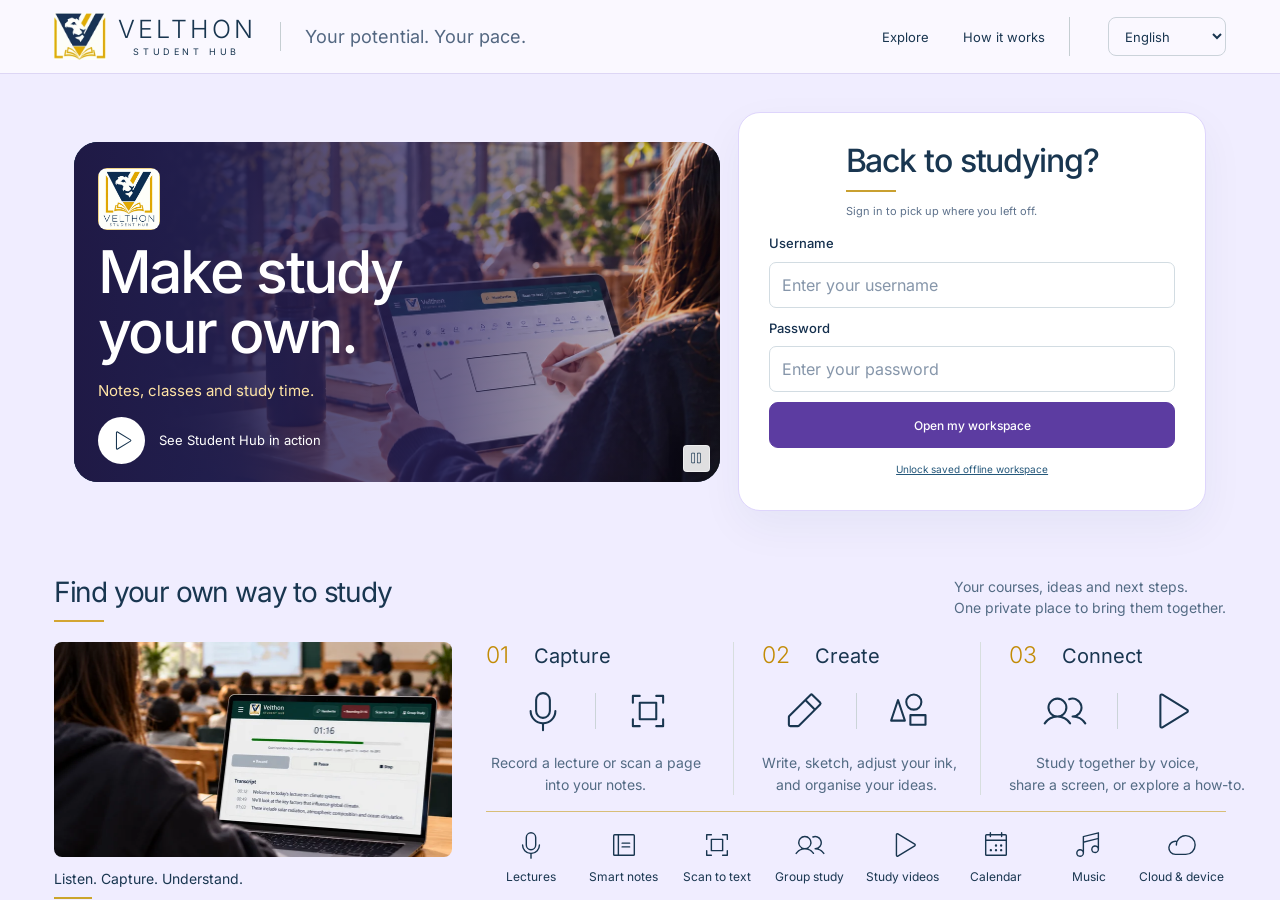
<file: index.html>
<!doctype html><html lang="en"><head><meta http-equiv="Content-Security-Policy" content="default-src 'self'; script-src 'self' 'wasm-unsafe-eval' https://cdn.jsdelivr.net https://accounts.google.com; style-src 'self' 'unsafe-inline'; img-src 'self' data: blob:; media-src 'self' blob:; worker-src 'self' blob: https://cdn.jsdelivr.net; frame-src 'self' https://archive.org https://www.youtube-nocookie.com https://open.spotify.com https://embed.music.apple.com https://w.soundcloud.com https://accounts.google.com https://login.microsoftonline.com https://login.live.com; connect-src 'self' https://archive.org https://accounts.google.com https://oauth2.googleapis.com https://www.googleapis.com https://graph.microsoft.com https://login.microsoftonline.com https://velthon-student-hub-trial.velthonhome.chatgpt.site https://cdn.jsdelivr.net https://huggingface.co https://*.huggingface.co https://*.hf.co; object-src 'none'; base-uri 'self'; form-action 'self'"><meta name="referrer" content="no-referrer"><meta charset="utf-8"><meta name="viewport" content="width=device-width,initial-scale=1,viewport-fit=cover"><title>VELTHON Student Hub · Tablet trial</title><meta name="theme-color" content="#164e49"><link rel="manifest" href="manifest.webmanifest"><link rel="apple-touch-icon" href="logo-student-v034.png"><link rel="stylesheet" href="style.css"><link rel="stylesheet" href="tablet-v037.css"><link rel="stylesheet" href="compact-v039.css"><link rel="stylesheet" href="studio-v042.css"><link rel="stylesheet" href="notebook-ribbon-v047.css"><link rel="stylesheet" href="calendar-v041.css"><link rel="stylesheet" href="external-v041.css"><link rel="stylesheet" href="video-v041.css"><link rel="stylesheet" href="storage-v042.css"><link rel="stylesheet" href="search-v043.css"><link rel="stylesheet" href="recording-v044.css"><link rel="stylesheet" href="group-study-v046.css"><link rel="stylesheet" href="security-v045.css"><link rel="stylesheet" href="landing-v049.css"><link rel="stylesheet" href="workspace-v050.css"><link rel="stylesheet" href="notebook-pages-v053.css"></head><body>
<section id="auth" class="landing-page"><header class="landing-header"><a class="landing-brand" href="#auth" aria-label="VELTHON Student Hub home"><img src="landing-emblem-v049.webp" alt="" width="52" height="46"><span data-no-translate>VELTHON<small>STUDENT HUB</small></span></a><p class="landing-motto">Your potential. Your pace.</p><nav aria-label="Page navigation"><a href="#landingTools">Explore</a><a href="#landingGuides">How it works</a></nav><label class="landing-language"><span class="sr-only">Interface language</span><select id="authLanguage" aria-label="Interface language"><option value="en">English</option><option value="fr">Français</option><option value="es">Español</option></select></label></header><div class="landing-entry"><section class="landing-hero" aria-labelledby="landingTitle"><img class="landing-hero-photo" src="landing-hero-v049.webp" alt="Student seen from behind taking digital notes in VELTHON Student Hub on a tablet" fetchpriority="high" width="2243" height="701"><div class="landing-hero-copy"><img class="landing-product-logo" src="landing-logo-v049.webp" alt="VELTHON Student Hub" width="170" height="170"><h1 id="landingTitle">Make study<br>your own.</h1><p>Notes, classes and study time.</p><span class="landing-gold-rule" aria-hidden="true"></span></div><button id="landingIntro" class="landing-intro"><img src="landing-icon-play-v049.svg" alt="" width="32" height="32"><span>See Student Hub in action</span></button><button id="landingMotion" class="landing-motion" aria-pressed="false" aria-label="Pause decorative animation"><img src="landing-icon-pause-v049.svg" alt="" width="32" height="32"></button></section><section class="landing-login" aria-labelledby="landingLoginTitle"><div class="landing-welcome"><h2 id="landingLoginTitle">Back to studying?</h2><p>Sign in to pick up where you left off.</p></div><form id="authForm"><label>Username<input id="username" autocomplete="username" required minlength="3" maxlength="40" placeholder="Enter your username"></label><label id="passwordLabel">Password<input id="password" type="password" required minlength="12" autocomplete="current-password" placeholder="Enter your password"></label><button id="authSubmit" class="primary">Open my workspace</button><label id="displayLabel" hidden>Display name<input id="displayName" autocomplete="name"></label><label id="recoveryLabel" hidden>Recovery code<input id="recoveryCode" autocomplete="off"></label></form><div class="landing-legacy" hidden><div id="plans"></div><div class="segments"><button data-auth="login">Sign in</button><button data-auth="register">Create account</button><button data-auth="reset">Recover</button></div><div id="recoveryPanel" hidden><pre id="recoveryValue"></pre><button id="recoveryDone">I saved it · Sign in</button></div></div></section></div><section class="landing-explore" id="landingTools"><div class="landing-section-head"><h2>Find your own way to study</h2><p>Your courses, ideas and next steps.<br>One private place to bring them together.</p></div><div class="landing-learning"><figure><img src="landing-lecture-v049.webp" alt="Rear view of a student listening in a lecture hall with VELTHON recording and transcript on a laptop" width="800" height="450" loading="lazy"><figcaption>Listen. Capture. Understand.</figcaption></figure><div class="landing-tools-body"><div class="landing-guides" id="landingGuides"><article><h3><span>01</span>Capture</h3><div class="landing-guide-icons"><img src="landing-icon-microphone-v049.svg" alt="" width="32" height="32"><i></i><img src="landing-icon-scan-v049.svg" alt="" width="32" height="32"></div><p>Record a lecture or scan a page<br>into your notes.</p></article><article><h3><span>02</span>Create</h3><div class="landing-guide-icons"><img src="landing-icon-pencil-simple-v049.svg" alt="" width="32" height="32"><i></i><img src="landing-icon-shapes-v049.svg" alt="" width="32" height="32"></div><p>Write, sketch, adjust your ink,<br>and organise your ideas.</p></article><article><h3><span>03</span>Connect</h3><div class="landing-guide-icons"><img src="landing-icon-users-v049.svg" alt="" width="32" height="32"><i></i><img src="landing-icon-play-v049.svg" alt="" width="32" height="32"></div><p>Study together by voice,<br>share a screen, or explore a how-to.</p></article></div><div class="landing-features"><button type="button" data-landing-feature="Lectures"><img src="landing-icon-microphone-v049.svg" alt="" width="32" height="32"><span>Lectures</span></button><button type="button" data-landing-feature="Smart notes"><img src="landing-icon-notebook-v049.svg" alt="" width="32" height="32"><span>Smart notes</span></button><button type="button" data-landing-feature="Scan to text"><img src="landing-icon-scan-v049.svg" alt="" width="32" height="32"><span>Scan to text</span></button><button type="button" data-landing-feature="Group study"><img src="landing-icon-users-v049.svg" alt="" width="32" height="32"><span>Group study</span></button><button type="button" data-landing-feature="Study videos"><img src="landing-icon-play-v049.svg" alt="" width="32" height="32"><span>Study videos</span></button><button type="button" data-landing-feature="Calendar"><img src="landing-icon-calendar-dots-v049.svg" alt="" width="32" height="32"><span>Calendar</span></button><button type="button" data-landing-feature="Music"><img src="landing-icon-music-notes-v049.svg" alt="" width="32" height="32"><span>Music</span></button><button type="button" data-landing-feature="Cloud & device"><img src="landing-icon-cloud-v049.svg" alt="" width="32" height="32"><span>Cloud & device</span></button></div><div class="landing-classics"><p>Courses <span>·</span> Planner <span>·</span> Quizzes <span>·</span> Grades <span>·</span> Focus <span>·</span> Budget <span>·</span> Projects <span>·</span> Career</p><button type="button" id="landingAllTools">Explore all tools <img src="landing-icon-arrow-right-v049.svg" alt="" width="32" height="32"></button></div></div></div></section><footer class="landing-footer"><a href="https://github.com/hafarouk/Velthon-Student-Hub-Web/releases/download/android-pilot-41956627659/Velthon-Student-Hub.apk">Download Android APK</a><span>© 2026 VELTHON</span><span aria-hidden="true">·</span><span>Designed &amp; developed by</span><img src="logo-company-original-v036.png" width="26" height="26" alt="VELTHON company logo"><span>VELTHON Design and Development</span></footer></section>
<div id="app" hidden><header class="top"><button id="menuToggle" class="menu-toggle" aria-label="Open navigation" aria-controls="sidebar" aria-expanded="false">☰</button><button id="brand"><img src="logo-student-v034.png" alt="Velthon Student Hub"><span>Velthon<small>STUDENT HUB</small></span></button><div class="header-account"><button id="signedInUser" data-action="accountDetails" aria-label="Signed-in student and login details"></button><button id="connectionIndicator" data-action="openModes">Offline mode</button><span id="workspaceStatus"></span></div><button id="lock" aria-label="Lock workspace"></button></header><main id="main"><section id="screen"></section><section id="lectureView" hidden><button id="backLectures" class="text-button">← All lectures</button><div class="section-title"><span class="eyebrow">CAPTURE · UNDERSTAND · REMEMBER</span><span id="saved" class="pill">Encrypted in this browser</span></div><input id="lectureTitle" class="title-input" aria-label="Lecture title"><div class="two"><label>Course<select id="lectureCourse"></select></label><label>Lecture date<input id="lectureDate" type="date"></label></div><article class="recorder card"><div class="section-title"><h2>The conversation, captured.</h2><span id="recState" class="pill">Ready</span></div><label class="check"><input id="recordConsent" type="checkbox"> I have permission from participants and the institution to record and transcribe. I understand the audio policy below.</label><p class="muted small" id="recordingPolicy">Audio is encrypted temporarily on this device during recording and expires 15 minutes after Stop, sharing ends, or capture is interrupted. Download a copy before expiry if you need it. Imported audio follows the same rule; older saved audio enters a new 15-minute window when first opened in this version. The saved transcript and notes remain until you delete them. If the browser is closed or suspended, expired audio is blocked and removed the next time the app runs. The recording and transcript stay on this device. Live group-call audio and screens are shared with participants under separate call consent. The free speech engine may download from Hugging Face/jsDelivr on first use. For online meetings, share the meeting tab/system audio with the browser’s permission prompt; screen video is not recorded. Only record where all required permissions are in place.</p><label>Where are you recording?<select id="captureScene"><option value="hall">Lecture hall · distant speaker</option><option value="room">Group meeting · same room</option><option value="online">External online meeting · microphone + meeting sound</option><option value="groupstudy">Online Group Study · all call participants</option></select></label><section id="meetingAudioSetup" hidden><h3>Allow computer sound</h3><p class="muted small">Chrome requires its sharing chooser to grant access to meeting sound. For Teams/Zoom in a browser, select the meeting tab and keep Share tab audio on. For a desktop app, use Entire screen with system audio when your browser offers it. Student Hub discards the picture: it is never recorded or sent to anyone. Tap Record to open this browser permission directly. This grants sound access; it does not connect to your meeting account. You can also grant audio permission here in advance.</p><button type="button" id="connectMeetingAudio">Allow computer sound</button><button type="button" id="disconnectMeetingAudio" class="text-button">Disconnect</button><p id="meetingAudioStatus" role="status">Computer sound permission has not been granted.</p></section><div id="captureSources" hidden><label>Your microphone<meter id="micSourceLevel" min="0" max="1" value="0"></meter></label><label>Meeting sound<meter id="meetingSourceLevel" min="0" max="1" value="0"></meter></label></div><p id="sceneDescription" class="muted small">Automatic microphone routing and high gain preserve quieter speech. Place the device with a clear path to the lecturer.</p><div hidden><select id="micSensitivity"><option value="auto">Automatic</option></select><select id="micDevice"><option value="">System default</option></select><input type="checkbox" id="micDirection" disabled></div><div class="row wrap"><button type="button" id="testMicrophone" class="secondary">Test microphone</button><button type="button" id="resumeMicrophone" class="secondary">Resume microphone</button></div><p id="micDeviceName" class="muted small">The app uses the system’s active microphone automatically; no device selection is needed.</p><p class="muted small">Language: automatic · <strong id="detectedLanguage">Detecting…</strong><br>English / French / Spanish. Audio starts first; the local speech engine loads alongside capture. Transcript status below shows whether text is arriving. Recognition and source-based notes need review.</p><p id="transcriptionStatus" role="status" aria-live="polite">Ready. Audio and live transcription have separate status updates.</p><div class="sound-bars" id="soundBars"><i></i><i></i><i></i><i></i><i></i><i></i><i></i><i></i><i></i><i></i><i></i></div><div id="timer">00:00</div><meter id="micLevel" min="0" max="1" value="0" aria-label="Microphone level"></meter><p id="micStatus" class="muted small">Choose the setting and tap Record. Speech loads alongside audio capture; first use needs a model download.</p><div class="row"><button data-action="engines" class="text-button">Prepare speech / OCR engines</button></div><div class="record-buttons"><button id="record" class="primary">● Record</button><button id="pause" class="secondary" disabled>Pause</button><button id="stop" class="secondary" disabled>■ Stop</button></div><section id="temporaryRecordings" aria-label="Temporary recordings"><div class="section-title"><h3>Temporary recording · 15 minutes</h3><button type="button" id="refreshRecordings" class="text-button">Refresh</button></div><p class="muted small">Saved every second during capture. Stop to play or download; remaining transcription finishes in the background. Keep the transcript and notes in your lecture.</p><audio id="temporaryAudio" controls hidden aria-label="Temporary recording playback"></audio><div id="temporaryRecordingList" role="status">No temporary recording yet.</div></section><div class="row wrap" hidden><button id="play">Play audio</button><button id="stopPlayback">Stop playback</button><button id="deleteAudio">Delete audio</button></div><details><summary>Import, retry or export audio</summary><p class="muted small">Import audio your browser can decode. New recordings support up to four hours; slower devices may need shorter parts. Audio expires 15 minutes after Stop. Keep this page visible; the OS can suspend background capture.</p><div class="row wrap"><button id="importAudio" class="secondary">Import audio</button><button id="retryAudio" class="secondary">Transcribe saved audio</button><button id="exportAudio" class="secondary">Export audio</button><button hidden id="transcribeOnline" class="secondary">Transcribe online</button></div></details><label>Transcript<textarea id="transcript" rows="7" placeholder="Record, import or paste a lecture…"></textarea></label></article>
<article class="card" id="lectureNotes"><div class="section-title"><div><span class="eyebrow">YOUR STUDY NOTES</span><h2>From words to understanding.</h2></div><span class="pill">EDITABLE</span></div><p class="muted small">Notes are assembled automatically from source excerpts after transcription. Check names, formulas and meaning against the original material.</p><label>Lecture notes<textarea id="notes" rows="15"></textarea></label><div id="pendingNotes" hidden><p class="muted">A new source-based draft is ready. Your edits have been kept.</p><textarea id="pendingNotesText" rows="8" readonly aria-label="New draft"></textarea><button id="useNotes" class="secondary">Use new draft</button></div><div class="row wrap"><button id="buildNotes" class="primary">Refresh study notes</button><button id="makeCards" class="secondary">Create flashcards</button><button id="onlineNotes" class="secondary">Enhance with local AI · free</button><button hidden id="translateNotes" class="secondary">Translate · online</button></div><div class="row wrap"><button id="exportTxt" class="text-button">Text</button><button id="exportDocx" class="text-button">Word</button><button id="exportPdf" class="text-button">PDF / print</button></div></article><button id="deleteLecture" class="text-button danger">Delete lecture and recording</button></section></main><div id="quickAccess"><nav id="bottom" class="bottom" aria-label="Favorite shortcuts"></nav><footer id="appFooter"><img src="logo-student-v034.png" alt="Velthon Student Hub logo"><div>© 2026 VELTHON Design and Development · Designed &amp; developed by VELTHON.</div></footer></div></div>
<dialog id="sidebar" aria-labelledby="sidebarTitle"><div class="drawer-head"><img src="logo-student-v034.png" alt="Velthon Student Hub logo"><button id="sidebarClose" class="icon-button" aria-label="Close navigation">✕</button></div><h2 id="sidebarTitle">Your student hub</h2><div id="sidebarModes"></div><p id="sidebarContext" class="muted small" role="status"></p><p class="muted small">Tap ☆ to add a tool to the bottom bar. Up to six favorites.</p><nav aria-label="All student tools"><button data-action="drawerNav" data-id="accounts">Email & calendars<span>›</span></button><button data-action="drawerNav" data-id="cloudFiles">Cloud files & storage<span>›</span></button><button data-action="drawerNav" data-id="handwriting">Handwriting notebook<span>›</span></button><button data-action="drawerNav" data-id="more">All tools overview<span>›</span></button><button data-action="drawerNav" data-id="home">Today<span>›</span></button><button data-action="drawerNav" data-id="courses">Courses & subjects<span>›</span></button><button data-action="drawerNav" data-id="planner">Planner & timetable<span>›</span></button><button data-action="drawerNav" data-id="study">Notes, recordings & study<span>›</span></button><button data-action="drawerNav" data-id="grades">Grades & GPA<span>›</span></button><button data-action="drawerNav" data-id="writing">Writing & citations<span>›</span></button><button data-action="drawerNav" data-id="projects">Group projects<span>›</span></button><button data-action="drawerNav" data-id="focus">Focus & wellbeing<span>›</span></button><button data-action="drawerNav" data-id="budget">Student budget<span>›</span></button><button data-action="drawerNav" data-id="career">Career & opportunities<span>›</span></button><button data-action="drawerNav" data-id="contacts">Campus & contacts<span>›</span></button><button data-action="drawerNav" data-id="tools">Subject tools<span>›</span></button><button data-action="drawerNav" data-id="settings">Settings & backup<span>›</span></button><button data-action="drawerNav" data-id="help">Guide & capabilities<span>›</span></button></nav><footer class="developer-brand"><img src="logo-company-original-v036.png" alt="VELTHON Design and Development logo"><p>Developed and designed by<br><strong>VELTHON Design and Development</strong></p></footer></dialog><dialog id="editor"><div class="section-title"><h2 id="editorTitle"></h2><button id="editorClose" class="icon-button" aria-label="Close editor">✕</button></div><p id="editorIntro" class="muted small"></p><form id="editorForm"><div id="editorFields"></div><button class="primary wide" id="editorSave">Save</button></form></dialog>
<dialog id="confirmation"><h2 id="confirmTitle"></h2><p id="confirmText"></p><div class="row"><button id="confirmCancel" class="secondary">Cancel</button><button id="confirmOk" class="primary">Confirm</button></div></dialog>
<dialog id="reader"><div class="section-title"><h2 id="readerTitle"></h2><button id="readerClose" class="icon-button" aria-label="Close reader">✕</button></div><div id="readerBody"></div><div id="readerActions" class="row wrap"></div></dialog>
<div id="message" role="status" hidden></div><div id="busy" role="status" hidden><div class="spinner"></div><p id="busyText"></p></div><script src="hosting-config.js"></script><script src="core.js"></script><script src="photo-resources-v042.js"></script><script src="keyboard.js"></script><script src="handwriting-v053.js"></script><script src="study-engine-v043.js"></script><script src="translations.js"></script><script src="i18n-v053.js"></script><script src="web-vault-v044.js"></script><script src="audio-input-v040.js"></script><script src="recording-store-v044.js"></script><script src="web-bridge-v053.js"></script><script src="app-v053.js"></script><script src="scan-v042.js"></script><script src="tablet-v048.js"></script><script src="notebook-ribbon-v050.js"></script><script src="notebook-pages-v053.js"></script><script src="recording-ui-v048.js"></script><script src="group-study-v046b.js"></script><script src="external-consent-v045.js"></script><script src="calendar-core-v041.js"></script><script src="calendar-v043.js"></script><script src="music-core-v041.js"></script><script src="music-v045.js"></script><script src="video-core-v043.js"></script><script src="video-v045.js"></script><script src="storage-v045.js"></script><script src="security-center-v045.js"></script><script src="landing-v049.js"></script><script src="program-catalog-v056.js"></script><script src="program-desk-v056.js"></script></body></html>
</file>
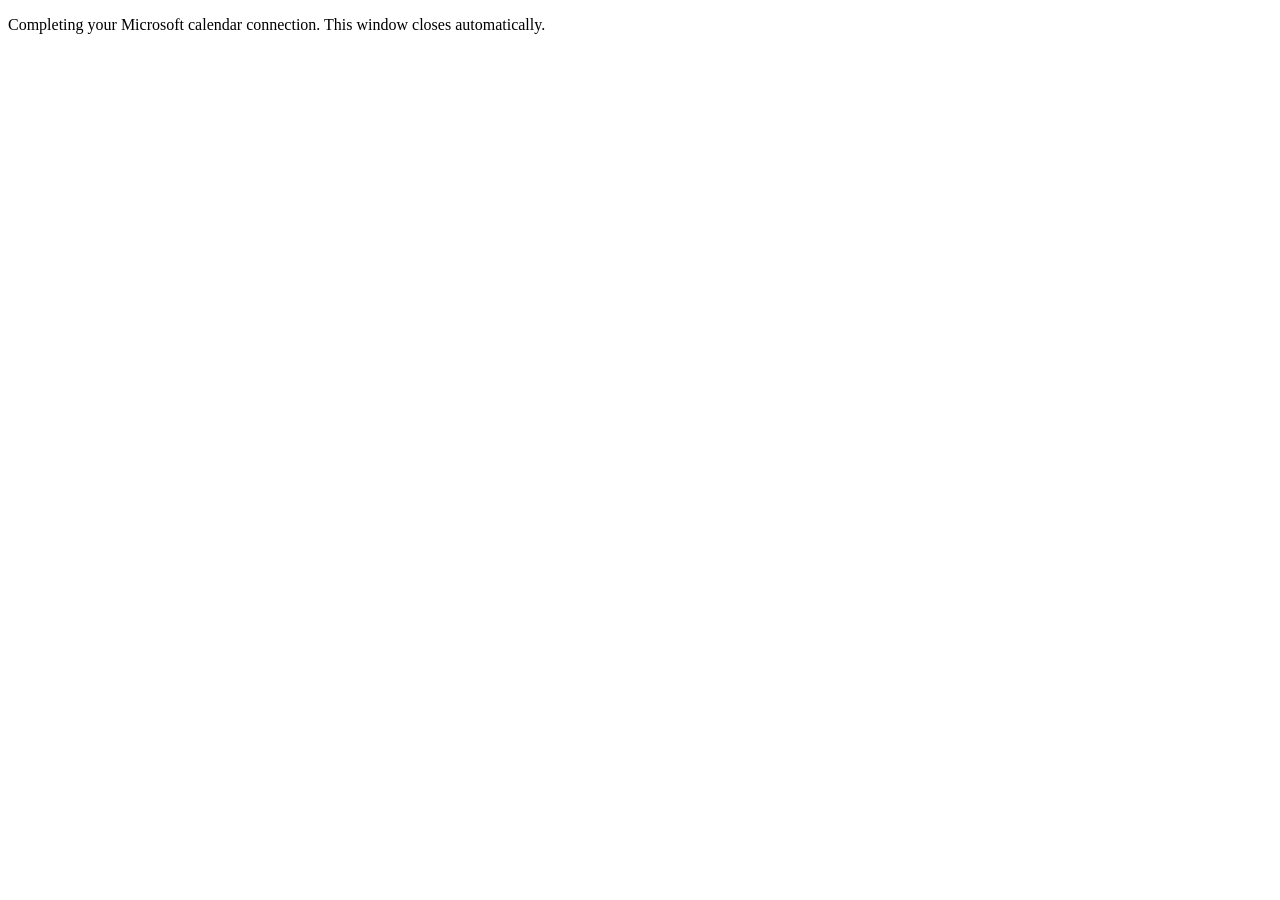
<file: calendar-oauth.html>
<!doctype html><html lang="en"><head><meta charset="utf-8"><meta name="referrer" content="no-referrer"><meta http-equiv="Content-Security-Policy" content="default-src 'none'; base-uri 'none'; form-action 'none'"><title>Student Hub calendar sign-in</title></head><body><p>Completing your Microsoft calendar connection. This window closes automatically.</p></body></html>
</file>
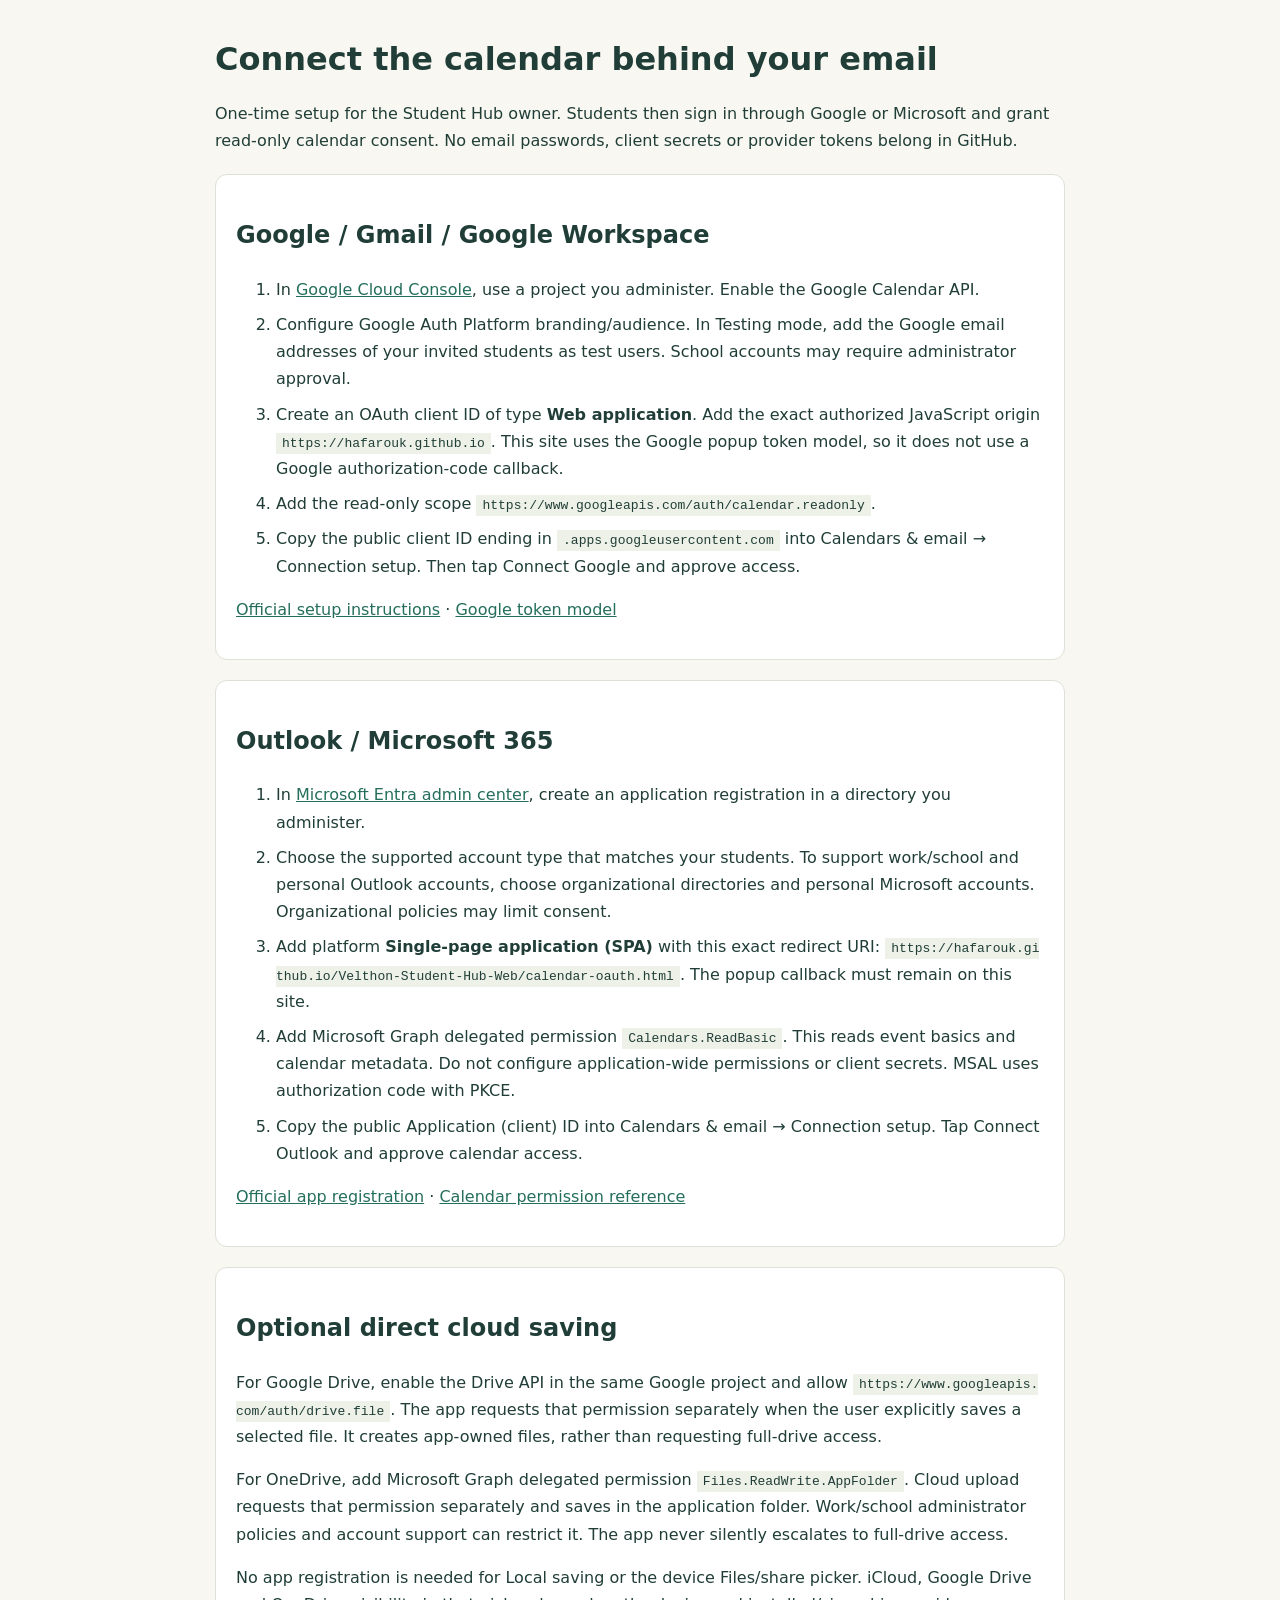
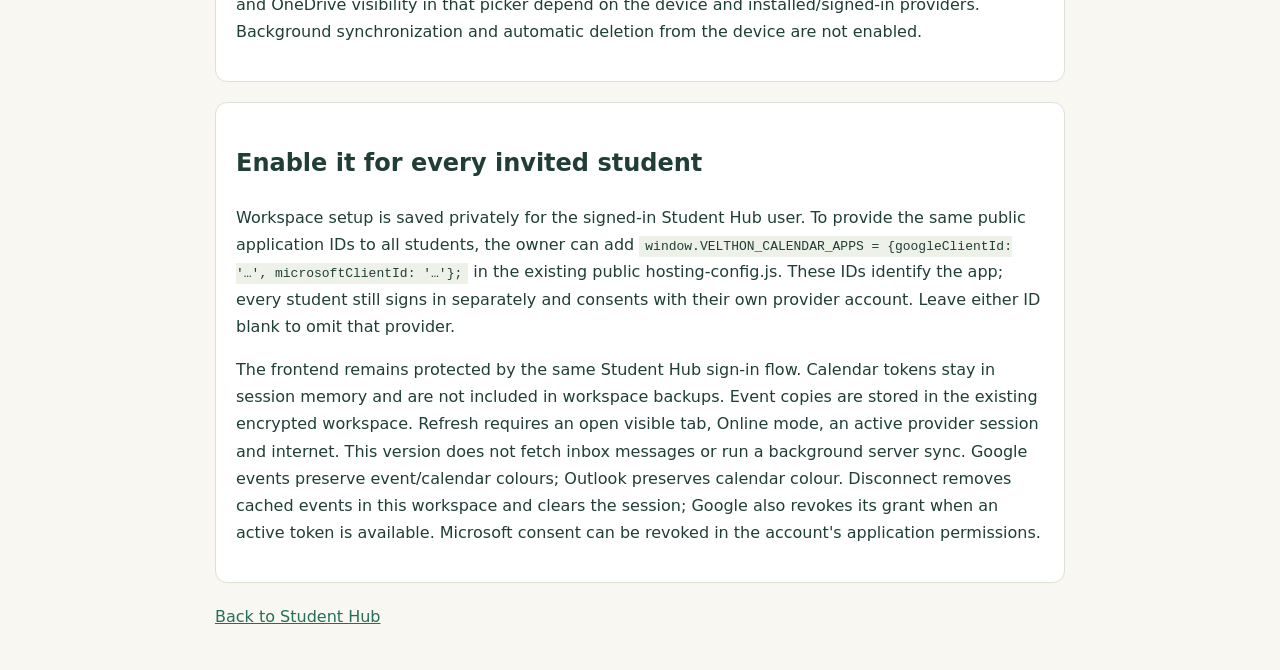
<file: calendar-setup.html>
<!doctype html><html lang="en"><head><meta charset="utf-8"><meta name="viewport" content="width=device-width, initial-scale=1"><meta name="referrer" content="no-referrer"><meta http-equiv="Content-Security-Policy" content="default-src 'self'; script-src 'none'; style-src 'self' 'unsafe-inline'; base-uri 'self'; form-action 'none'"><title>Student Hub calendar connection setup</title><style>body{font:16px/1.7 system-ui,sans-serif;max-width:850px;margin:40px auto;padding:0 22px;background:#f8f7f1;color:#203e37}h1{line-height:1.2}section{background:white;border:1px solid #dde2d6;border-radius:12px;padding:20px;margin:20px 0}code{word-break:break-all;font-size:13px;background:#edf1e8;padding:3px 6px}li{margin:8px 0}a{color:#246e5b}</style></head><body><h1>Connect the calendar behind your email</h1><p>One-time setup for the Student Hub owner. Students then sign in through Google or Microsoft and grant read-only calendar consent. No email passwords, client secrets or provider tokens belong in GitHub.</p><section><h2>Google / Gmail / Google Workspace</h2><ol><li>In <a href="https://console.cloud.google.com/apis/dashboard" rel="noopener noreferrer" target="_blank">Google Cloud Console</a>, use a project you administer. Enable the Google Calendar API.</li><li>Configure Google Auth Platform branding/audience. In Testing mode, add the Google email addresses of your invited students as test users. School accounts may require administrator approval.</li><li>Create an OAuth client ID of type <strong>Web application</strong>. Add the exact authorized JavaScript origin <code>https://hafarouk.github.io</code>. This site uses the Google popup token model, so it does not use a Google authorization-code callback.</li><li>Add the read-only scope <code>https://www.googleapis.com/auth/calendar.readonly</code>.</li><li>Copy the public client ID ending in <code>.apps.googleusercontent.com</code> into Calendars & email → Connection setup. Then tap Connect Google and approve access.</li></ol><p><a href="https://developers.google.com/identity/oauth2/web/guides/get-google-api-clientid">Official setup instructions</a> · <a href="https://developers.google.com/identity/oauth2/web/guides/use-token-model">Google token model</a></p></section><section><h2>Outlook / Microsoft 365</h2><ol><li>In <a href="https://entra.microsoft.com/" target="_blank" rel="noopener noreferrer">Microsoft Entra admin center</a>, create an application registration in a directory you administer.</li><li>Choose the supported account type that matches your students. To support work/school and personal Outlook accounts, choose organizational directories and personal Microsoft accounts. Organizational policies may limit consent.</li><li>Add platform <strong>Single-page application (SPA)</strong> with this exact redirect URI: <code>https://hafarouk.github.io/Velthon-Student-Hub-Web/calendar-oauth.html</code>. The popup callback must remain on this site.</li><li>Add Microsoft Graph delegated permission <code>Calendars.ReadBasic</code>. This reads event basics and calendar metadata. Do not configure application-wide permissions or client secrets. MSAL uses authorization code with PKCE.</li><li>Copy the public Application (client) ID into Calendars & email → Connection setup. Tap Connect Outlook and approve calendar access.</li></ol><p><a href="https://learn.microsoft.com/en-us/entra/identity-platform/quickstart-register-app">Official app registration</a> · <a href="https://learn.microsoft.com/en-us/graph/api/user-list-calendarview?view=graph-rest-1.0">Calendar permission reference</a></p></section><section><h2>Optional direct cloud saving</h2><p>For Google Drive, enable the Drive API in the same Google project and allow <code>https://www.googleapis.com/auth/drive.file</code>. The app requests that permission separately when the user explicitly saves a selected file. It creates app-owned files, rather than requesting full-drive access.</p><p>For OneDrive, add Microsoft Graph delegated permission <code>Files.ReadWrite.AppFolder</code>. Cloud upload requests that permission separately and saves in the application folder. Work/school administrator policies and account support can restrict it. The app never silently escalates to full-drive access.</p><p>No app registration is needed for Local saving or the device Files/share picker. iCloud, Google Drive and OneDrive visibility in that picker depend on the device and installed/signed-in providers. Background synchronization and automatic deletion from the device are not enabled.</p></section><section><h2>Enable it for every invited student</h2><p>Workspace setup is saved privately for the signed-in Student Hub user. To provide the same public application IDs to all students, the owner can add <code>window.VELTHON_CALENDAR_APPS = {googleClientId: '…', microsoftClientId: '…'};</code> in the existing public hosting-config.js. These IDs identify the app; every student still signs in separately and consents with their own provider account. Leave either ID blank to omit that provider.</p><p>The frontend remains protected by the same Student Hub sign-in flow. Calendar tokens stay in session memory and are not included in workspace backups. Event copies are stored in the existing encrypted workspace. Refresh requires an open visible tab, Online mode, an active provider session and internet. This version does not fetch inbox messages or run a background server sync. Google events preserve event/calendar colours; Outlook preserves calendar colour. Disconnect removes cached events in this workspace and clears the session; Google also revokes its grant when an active token is available. Microsoft consent can be revoked in the account's application permissions.</p></section><p><a href="./">Back to Student Hub</a></p></body></html>
</file>
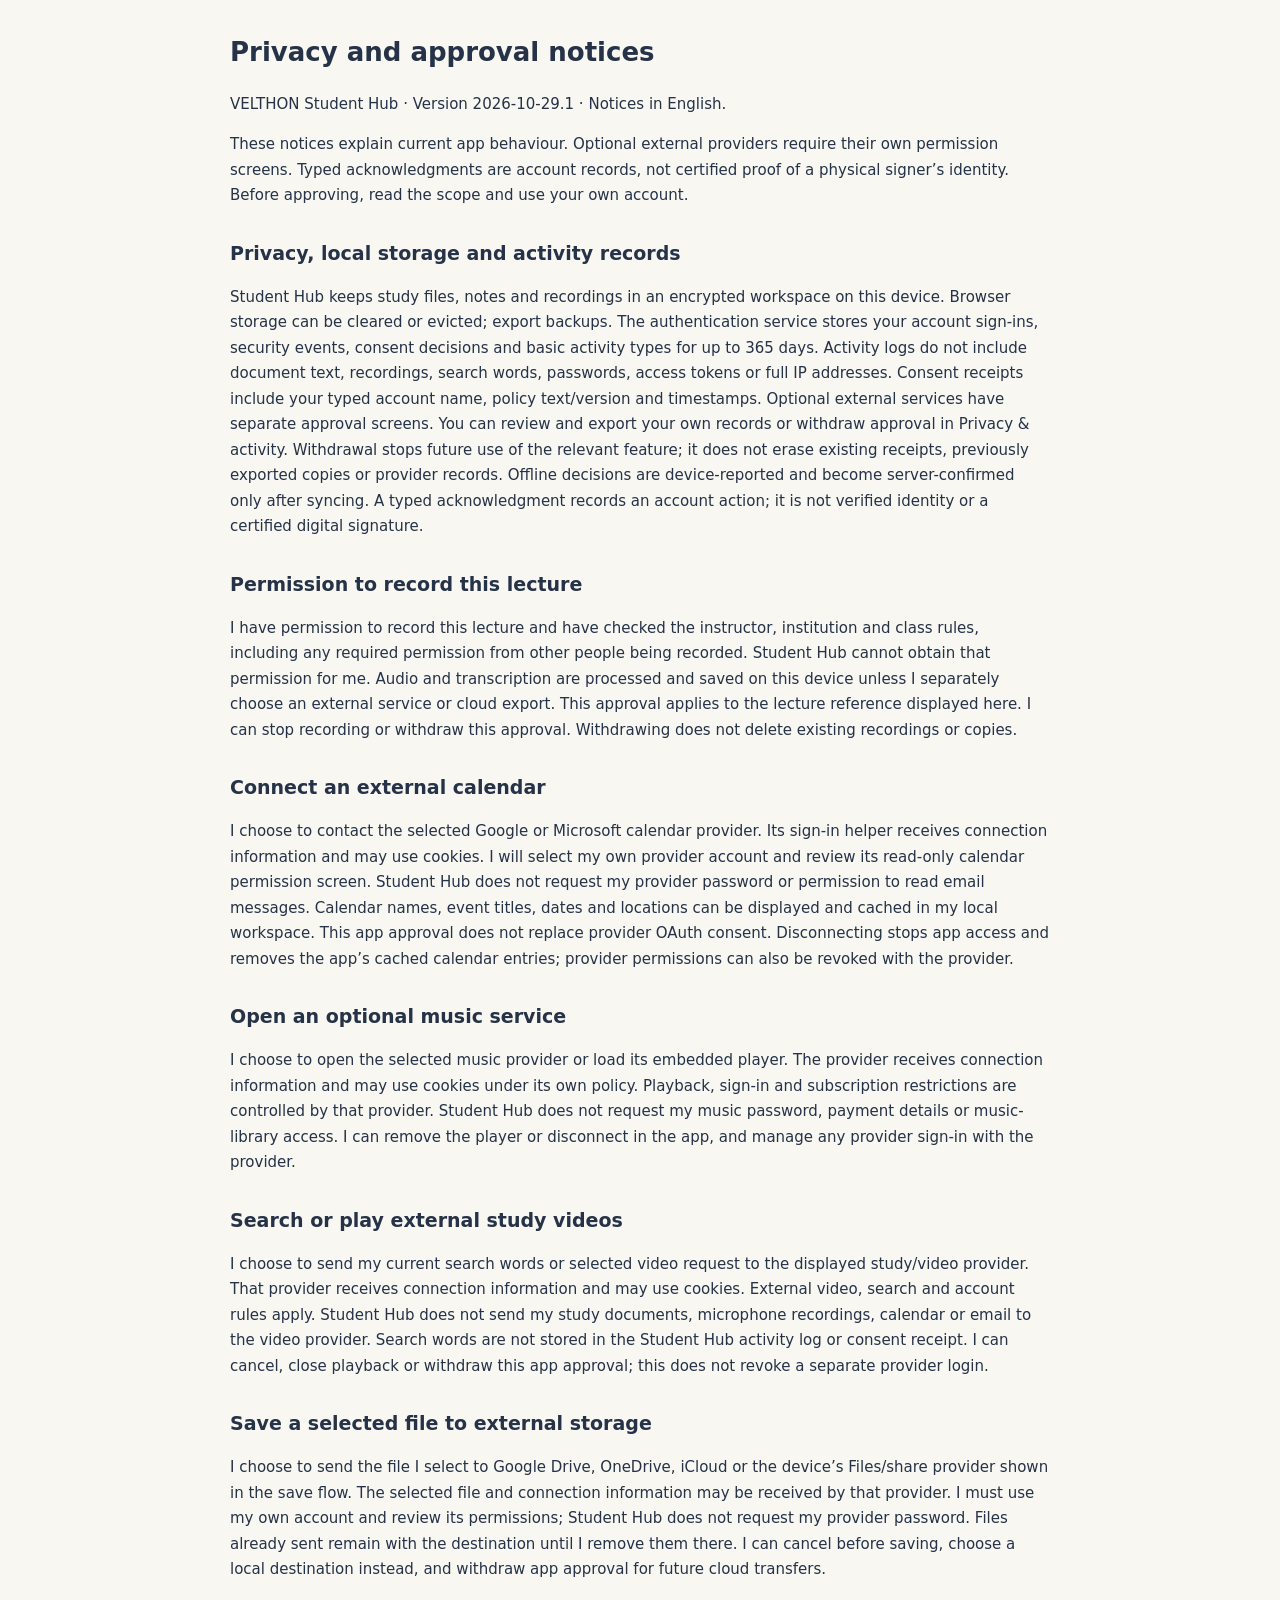
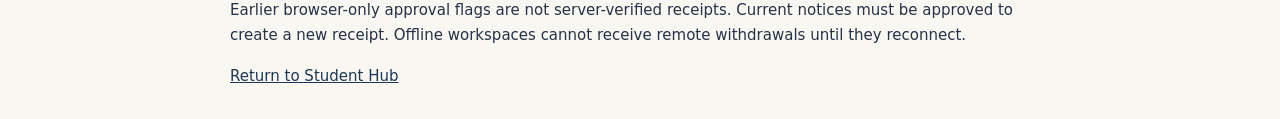
<file: privacy-notice-v045.html>
<!doctype html><html lang="en"><meta charset="utf-8"><meta name="viewport" content="width=device-width,initial-scale=1"><title>VELTHON Student Hub privacy notices</title><style>body{font:15px/1.7 system-ui,sans-serif;background:#f8f7f1;color:#253247;max-width:820px;margin:30px auto;padding:0 20px}h1{font-size:26px}h2{font-size:19px;margin-top:28px}a{color:#1d3857}</style><h1>Privacy and approval notices</h1><p>VELTHON Student Hub · Version 2026-10-29.1 · Notices in English.</p><p>These notices explain current app behaviour. Optional external providers require their own permission screens. Typed acknowledgments are account records, not certified proof of a physical signer’s identity. Before approving, read the scope and use your own account.</p><section id="workspace"><h2>Privacy, local storage and activity records</h2><p>Student Hub keeps study files, notes and recordings in an encrypted workspace on this device. Browser storage can be cleared or evicted; export backups. The authentication service stores your account sign-ins, security events, consent decisions and basic activity types for up to 365 days. Activity logs do not include document text, recordings, search words, passwords, access tokens or full IP addresses. Consent receipts include your typed account name, policy text/version and timestamps. Optional external services have separate approval screens. You can review and export your own records or withdraw approval in Privacy &amp; activity. Withdrawal stops future use of the relevant feature; it does not erase existing receipts, previously exported copies or provider records. Offline decisions are device-reported and become server-confirmed only after syncing. A typed acknowledgment records an account action; it is not verified identity or a certified digital signature.</p></section><section id="recording"><h2>Permission to record this lecture</h2><p>I have permission to record this lecture and have checked the instructor, institution and class rules, including any required permission from other people being recorded. Student Hub cannot obtain that permission for me. Audio and transcription are processed and saved on this device unless I separately choose an external service or cloud export. This approval applies to the lecture reference displayed here. I can stop recording or withdraw this approval. Withdrawing does not delete existing recordings or copies.</p></section><section id="calendar"><h2>Connect an external calendar</h2><p>I choose to contact the selected Google or Microsoft calendar provider. Its sign-in helper receives connection information and may use cookies. I will select my own provider account and review its read-only calendar permission screen. Student Hub does not request my provider password or permission to read email messages. Calendar names, event titles, dates and locations can be displayed and cached in my local workspace. This app approval does not replace provider OAuth consent. Disconnecting stops app access and removes the app’s cached calendar entries; provider permissions can also be revoked with the provider.</p></section><section id="music"><h2>Open an optional music service</h2><p>I choose to open the selected music provider or load its embedded player. The provider receives connection information and may use cookies under its own policy. Playback, sign-in and subscription restrictions are controlled by that provider. Student Hub does not request my music password, payment details or music-library access. I can remove the player or disconnect in the app, and manage any provider sign-in with the provider.</p></section><section id="video"><h2>Search or play external study videos</h2><p>I choose to send my current search words or selected video request to the displayed study/video provider. That provider receives connection information and may use cookies. External video, search and account rules apply. Student Hub does not send my study documents, microphone recordings, calendar or email to the video provider. Search words are not stored in the Student Hub activity log or consent receipt. I can cancel, close playback or withdraw this app approval; this does not revoke a separate provider login.</p></section><section id="cloud"><h2>Save a selected file to external storage</h2><p>I choose to send the file I select to Google Drive, OneDrive, iCloud or the device’s Files/share provider shown in the save flow. The selected file and connection information may be received by that provider. I must use my own account and review its permissions; Student Hub does not request my provider password. Files already sent remain with the destination until I remove them there. I can cancel before saving, choose a local destination instead, and withdraw app approval for future cloud transfers.</p></section><p>Earlier browser-only approval flags are not server-verified receipts. Current notices must be approved to create a new receipt. Offline workspaces cannot receive remote withdrawals until they reconnect.</p><p><a href="./">Return to Student Hub</a></p></html>
</file>
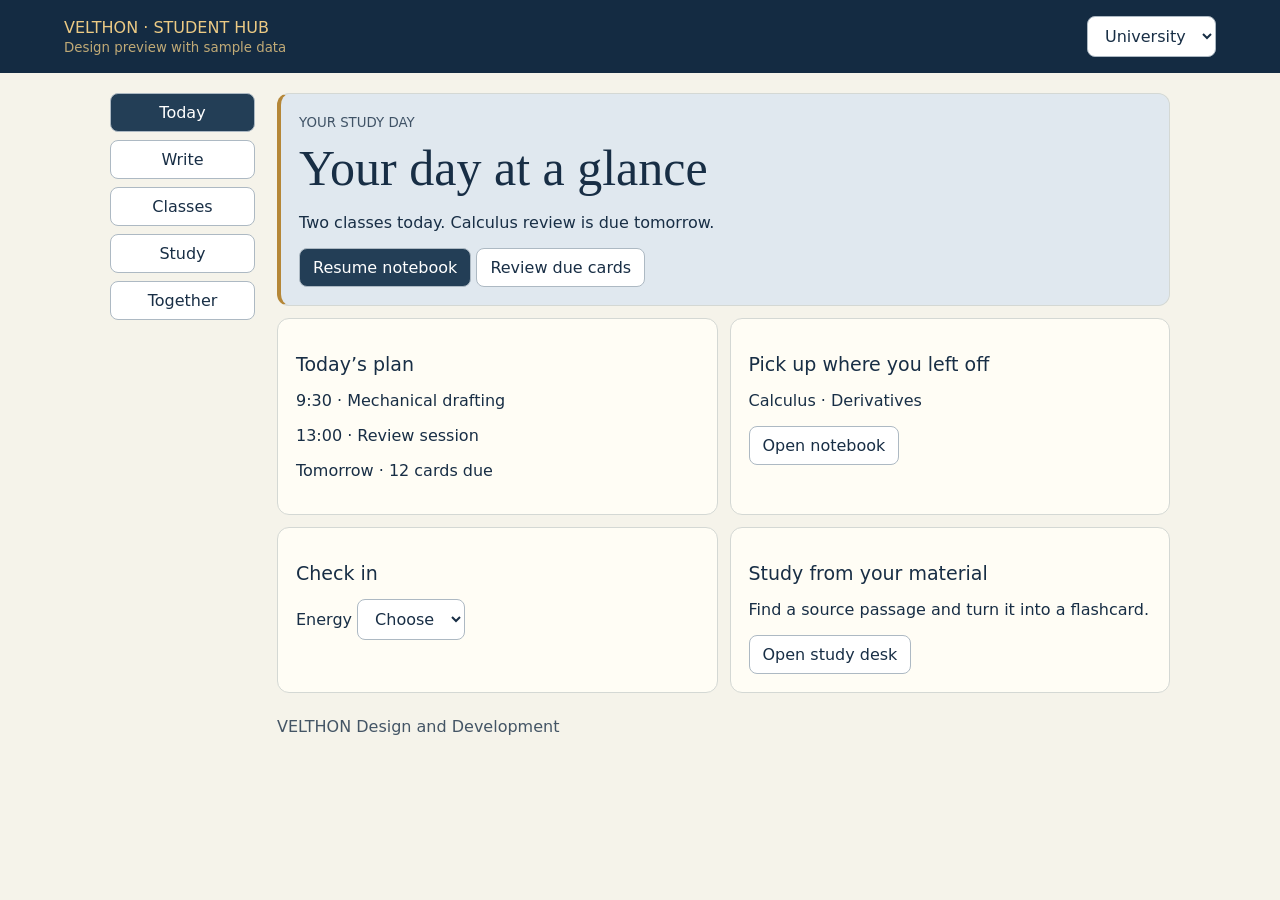
<file: redesign-preview.html>
<!doctype html><html lang=en><meta charset=utf-8><meta name=viewport content="width=device-width,initial-scale=1"><title>VELTHON · Design preview</title><style>*{box-sizing:border-box}body{margin:0;background:#f5f3ea;color:#182e45;font:16px system-ui}header{background:#142b42;color:#ecca84;padding:16px 5%;display:flex;justify-content:space-between;align-items:center;gap:12px}main{max-width:1100px;margin:auto;padding:20px;display:grid;grid-template-columns:145px 1fr;gap:22px}nav{display:flex;flex-direction:column;gap:8px}button,select,input{font:inherit}button,select{padding:9px 13px;border:1px solid #adb9c3;border-radius:8px;background:#fff;color:#182e45;cursor:pointer}button[aria-current=true],.primary{background:#233e56;color:white}.hero,.card{border-radius:12px;padding:18px;background:#fffdf5;border:1px solid #d4d8d4}.hero{background:#e0e8ef;border-left:4px solid #b58738}.school .hero{background:#dceee2;border-color:#438267}h1{font:normal clamp(30px,5vw,50px) Georgia;margin:8px 0}h2{font-size:19px;font-weight:500}.grid{display:grid;grid-template-columns:1fr 1fr;gap:12px;margin:12px 0}.tools{display:flex;flex-wrap:wrap;align-items:center;gap:8px;padding:10px;background:#e8e9df}canvas{width:100%;height:400px;display:block;touch-action:none;background:repeating-linear-gradient(#fffdf4 0 29px,#c8cdd0 30px)}small,footer{opacity:.8}footer{padding:12px 0}@media(max-width:650px){main{display:block;padding:12px}nav{flex-direction:row;overflow:auto;margin-bottom:12px}.grid{grid-template-columns:1fr}}[hidden]{display:none!important}</style><header><span>VELTHON · STUDENT HUB<br><small>Design preview with sample data</small></span><select id=profile aria-label="Education profile"><option>University</option><option>School</option></select></header><main><nav><button data-go=today aria-current=true>Today</button><button data-go=write>Write</button><button data-go=classes>Classes</button><button data-go=study>Study</button><button data-go=together>Together</button></nav><div><section id=today><div class=hero><small>YOUR STUDY DAY</small><h1>Your day at a glance</h1><p id=agenda>Two classes today. Calculus review is due tomorrow.</p><button class=primary data-go=write>Resume notebook</button> <button data-go=study>Review due cards</button></div><div class=grid><article class=card><h2>Today’s plan</h2><p id=lesson>9:30 · Mechanical drafting</p><p>13:00 · Review session</p><p>Tomorrow · 12 cards due</p></article><article class=card><h2>Pick up where you left off</h2><p id=resume>Calculus · Derivatives</p><button data-go=write>Open notebook</button></article><article class=card><h2>Check in</h2><label>Energy <select id=energy><option>Choose</option><option>Low</option><option>Steady</option><option>High</option></select></label><p id=suggestion aria-live=polite></p></article><article class=card><h2>Study from your material</h2><p>Find a source passage and turn it into a flashcard.</p><button data-go=study>Open study desk</button></article></div></section><section id=write hidden><h1>Notebook</h1><div class=tools><button id=prev>Previous</button><output id=page>Page 1</output><button id=next>◥ Next page</button><label>Ink <input id=ink type=color value="#203c55"></label><label>Width <input id=width type=range min=1 max=12 value=3></label><label><input id=erase type=checkbox> Eraser</label><button id=clear>Clear page</button></div><canvas id=paper width=1200 height=800 aria-label="Sample drawing page"></canvas><p>Try writing, erasing and turning pages. Bookmarks, page search and reveal tape are planned additions.</p></section><section id=classes hidden><h1>Classes</h1><article class=card><h2>Course planner</h2><p>Review suggested courses by program and year against the official calendar.</p></article></section><section id=study hidden><h1>Study desk</h1><article class=card><h2>Review queue</h2><p>12 sample cards due</p><h2>Ask from your sources</h2><p>Planned flow: choose study material, ask a question, save the answer, and review weak topics.</p></article></section><section id=together hidden><h1>Together</h1><article class=card><h2>Study room</h2><p>Voice and shared screen in one place.</p><h2>Group workspace</h2><p>Planned additions: group discussion, shared tasks and individual messages.</p></article></section><footer>VELTHON Design and Development</footer></div></main><script>
const el=id=>document.getElementById(id);
for(const b of document.querySelectorAll('[data-go]'))b.onclick=()=>{for(const s of document.querySelectorAll('main section'))s.hidden=s.id!==b.dataset.go;for(const n of document.querySelectorAll('nav button'))n.setAttribute('aria-current',String(n.dataset.go===b.dataset.go));};
el('profile').onchange=e=>{const school=e.target.value==='School';document.body.classList.toggle('school',school);el('agenda').textContent=school?'A science assignment and reading goal today.':'Two classes today. Calculus review is due tomorrow.';el('lesson').textContent=school?'9:30 · Science assignment':'9:30 · Mechanical drafting';el('resume').textContent=school?'Science · Plant growth':'Calculus · Derivatives';};
el('energy').onchange=e=>el('suggestion').textContent=({Low:'Try a five-minute review.',Steady:'Review the next three cards.',High:'Start with your toughest topic.'})[e.target.value]||'';
const c=el('paper'),ctx=c.getContext('2d'),pages=new Map();let page=1,last=null;
function turn(step){const next=Math.max(1,Math.min(20,page+step));if(next===page)return;pages.set(page,ctx.getImageData(0,0,c.width,c.height));page=next;ctx.clearRect(0,0,c.width,c.height);if(pages.has(page))ctx.putImageData(pages.get(page),0,0);el('page').textContent='Page '+page;}
el('prev').onclick=()=>turn(-1);el('next').onclick=()=>turn(1);el('clear').onclick=()=>ctx.clearRect(0,0,c.width,c.height);
function point(e){const r=c.getBoundingClientRect();return [(e.clientX-r.left)*c.width/r.width,(e.clientY-r.top)*c.height/r.height];}
c.onpointerdown=e=>{last=point(e);c.setPointerCapture(e.pointerId);};c.onpointermove=e=>{if(!last)return;const p=point(e);ctx.globalCompositeOperation=el('erase').checked?'destination-out':'source-over';ctx.lineWidth=Number(el('width').value)*2;ctx.lineCap='round';ctx.strokeStyle=el('ink').value;ctx.beginPath();ctx.moveTo(...last);ctx.lineTo(...p);ctx.stroke();last=p;};c.onpointerup=c.onpointercancel=()=>last=null;
</script></html>
</file>
<file: style.css>
:root{--paper:#f6f4ee;--ink:#202c28;--muted:#727a70;--dark:#182620;--gold:#d9bb71;--line:#e2e5da;--soft:#ecf0e4;--visible-height:100vh;font-family:system-ui,-apple-system,sans-serif;font-size:16px;color:var(--ink);background:var(--paper);scroll-padding:20px 100px}*{box-sizing:border-box}body{margin:0}h1,h2,h3,p{margin-top:0}h1{font-size:35px;line-height:1.13;font-weight:520;letter-spacing:-1.2px;margin:12px 0}h2{font-size:21px;line-height:1.3;font-weight:600;letter-spacing:-.5px;margin:9px 0 14px}h3{font-size:16px;font-weight:650}p{line-height:1.65}button,input,textarea,select{font:inherit}button{min-height:46px;padding:11px 16px;border:0;border-radius:12px;font-weight:650;cursor:pointer;color:inherit;background:none}button:disabled{opacity:.35;cursor:default}input,select,textarea{width:100%;display:block;padding:13px 12px;border:1px solid #d7ddcf;border-radius:11px;background:#fff;color:inherit;min-width:0}textarea{line-height:1.65;resize:vertical}label{display:block;font-size:12px;font-weight:650;line-height:1.6;margin:15px 0 8px}label input,label select,label textarea{margin-top:6px;font-size:15px;font-weight:400}input[type=checkbox]{width:21px;height:21px;accent-color:#8b7848;flex-shrink:0}button:focus-visible,input:focus,textarea:focus,select:focus{outline:2px solid #a08a53;outline-offset:2px}svg{width:22px;height:22px;vertical-align:middle;flex-shrink:0}.primary{background:var(--dark);color:#fff}.gold{background:var(--gold);color:#1c2820}.secondary{border:1px solid #d5dccb;background:#fbfcf7}.text-button{font-size:12px;padding:7px 0;min-height:40px}.danger{color:#a34b43}.icon-button{padding:9px;min-width:44px}.wide{width:100%;margin-top:14px}.row{display:flex;align-items:center;gap:10px}.wrap{flex-wrap:wrap}.row input{flex:1}.two{display:grid;grid-template-columns:1fr 1fr;gap:12px}.muted{color:var(--muted);font-size:14px}.small{font-size:11px;line-height:1.7}.eyebrow{font-size:9px;letter-spacing:1.8px;font-weight:750;color:#9b8b5e}.section-title{display:flex;align-items:center;justify-content:space-between;gap:12px}.pill{font-size:9px;letter-spacing:.6px;border-radius:20px;padding:6px 10px;background:var(--soft);color:#677251;white-space:nowrap}.badge{display:inline-block;color:#d3c28e;background:#ffffff0c;border:1px solid #ffffff20;border-radius:20px;font-size:9px;letter-spacing:1px;padding:8px 12px}.card{background:#fff;border:1px solid var(--line);padding:21px;border-radius:20px;margin:17px 0;overflow:hidden}.check{display:flex;gap:11px;align-items:flex-start;font-size:12px;font-weight:400}.check input{margin-top:0}.auth-art{background:var(--dark);padding:28px 26px 32px;color:#fff}.auth-art img{width:92px;height:92px;object-fit:contain;display:block;background:#f7f3e7;margin-bottom:25px}.auth-art h1{font-size:43px;font-weight:450}.auth-art p{font-size:14px;color:#b6c0ab}.auth-form{padding:26px 22px 45px;max-width:650px;margin:auto}.plans{display:flex;gap:7px;margin:20px 0 12px}.plan{background:white;border:1px solid var(--line);flex:1;min-width:0;padding:13px 4px;font-size:10px;text-align:center}.plan b{display:block;font-size:25px;line-height:1.5}.plan small{display:block;font-size:9px;font-weight:400}.plan.active{background:#eee7d2;border-color:#bd9e56}.segments{display:flex;padding:4px;background:#e7eae0;border-radius:12px;margin:22px 0}.segments button{flex:1;min-height:36px;font-size:11px;padding:8px 4px}.segments .active{background:#fff;box-shadow:0 2px 4px #0001}.top{background:var(--dark);height:91px;display:flex;align-items:center;justify-content:space-between;padding:14px 20px;color:#fff}.top #brand{display:flex;align-items:center;gap:10px;text-align:left;padding:0}.top img{width:58px;height:58px;object-fit:contain;background:#f7f3e7;flex-shrink:0}.top #brand span{font-size:23px;font-weight:500;letter-spacing:.4px}.top #brand small{display:block;font-size:8px;color:#d2c28f;letter-spacing:2.1px;margin-top:4px}.top-actions{display:flex;gap:5px;align-items:center}.offline-dot{font-size:9px;color:#b8c79e}.top-actions button{padding:9px;color:#b9c2af}main{max-width:900px;margin:auto;padding:26px 21px 118px}.bottom{position:fixed;bottom:0;left:0;right:0;height:78px;display:flex;padding:6px 9px max(8px,env(safe-area-inset-bottom));background:#fcfcf7;border-top:1px solid #dfe4d4;z-index:20;max-width:900px;margin:auto}.bottom button{flex:1;min-width:0;padding:5px 2px;font-size:9px;font-weight:500;color:#8a9180}.bottom button svg{display:block;margin:0 auto 5px;width:22px;height:22px}.bottom button.active{background:#e9eddf;color:#354330}.hero{background:linear-gradient(130deg,#233c2d,#1c2e23);padding:25px;border-radius:23px;min-height:265px;color:#fff;position:relative;overflow:hidden;margin:24px 0 0}.hero h2{font-size:30px;font-weight:430;line-height:1.18;letter-spacing:-.8px;margin:17px 0}.hero p{font-size:12px;color:#bdc8ae}.hero .decor{position:absolute;right:-16px;bottom:-50px;font-size:270px;font-family:Georgia,serif;color:#8d9c5726;line-height:1;pointer-events:none}.hero .badge,.hero button,.hero h2,.hero p{position:relative;z-index:1}.hero button{margin-top:5px;font-size:12px}.metrics{display:flex;justify-content:space-between;border-bottom:1px solid var(--line);padding:23px 0;margin-bottom:20px}.metrics>div{flex:1;text-align:center;border-right:1px solid var(--line)}.metrics>div:last-child{border:0}.metrics b{display:block;font-size:26px;font-weight:500}.metrics span{font-size:10px;color:var(--muted)}.item{width:100%;display:flex;align-items:center;gap:13px;text-align:left;padding:16px;border-radius:15px;border:1px solid var(--line);background:#fff;margin:10px 0;min-width:0}.item .symbol{width:41px;height:44px;background:var(--soft);border-radius:11px;display:grid;place-items:center;color:#788650;flex-shrink:0}.item .copy{min-width:0;flex:1}.item strong{display:block;font-size:13px;font-weight:650;line-height:1.5;overflow:hidden;text-overflow:ellipsis}.item small{display:block;font-size:10px;font-weight:400;color:var(--muted);line-height:1.6;margin-top:4px}.item .arrow{color:#99a18b;font-size:20px}.empty{padding:25px 18px;border:1px dashed #d2d9c9;border-radius:15px;text-align:center;color:#7e8871;font-size:12px;line-height:1.8;margin:13px 0}.grid{display:grid;grid-template-columns:1fr 1fr;gap:12px}.tool{padding:18px;background:#fff;border:1px solid var(--line);border-radius:16px;text-align:left;min-height:130px}.tool svg{color:#8c9a62;margin-bottom:15px}.tool strong{display:block;font-size:13px}.tool small{display:block;font-size:10px;color:var(--muted);line-height:1.6;margin-top:7px}.section-title h2{margin:15px 0}.tabs{display:flex;gap:6px;overflow:auto;margin:18px 0 20px;padding-bottom:4px}.tabs button{white-space:nowrap;min-height:36px;font-size:11px;padding:8px 12px;border:1px solid var(--line);background:#fff}.tabs .active{background:#e7ecdd;border-color:#b3be9a}.tag{font-size:9px;color:#8a7244;background:#f4efdf;padding:5px 8px;border-radius:6px}.progress{height:6px;border-radius:6px;background:#e9eee0;overflow:hidden;margin-top:12px}.progress span{height:100%;display:block;background:#8c9a61}.mini-actions{display:flex;gap:12px;flex-wrap:wrap}.mini-actions button{font-size:11px;min-height:38px;padding:5px 0}.title-input{font-size:28px;background:transparent;border:0;padding:12px 0;border-radius:0;font-weight:500}.sound-bars{display:flex;justify-content:center;align-items:center;gap:5px;height:75px;margin-top:15px}.sound-bars i{height:19px;width:4px;background:#bfa86b;border-radius:3px}.sound-bars i:nth-child(2n){height:39px}.sound-bars i:nth-child(3n){height:55px}.sound-bars.active i{animation:wave .9s infinite alternate}.sound-bars.active i:nth-child(2n){animation-delay:.4s}.sound-bars.paused i{animation-play-state:paused}#timer{font-size:31px;font-variant-numeric:tabular-nums;text-align:center}#micLevel{display:block;width:70%;margin:10px auto;accent-color:#8b9b63}#micStatus{text-align:center;min-height:18px}.record-buttons{display:flex;gap:7px;margin:17px 0}.record-buttons button{flex:1;min-width:0;padding:12px 8px;font-size:13px}.recorder>.row{justify-content:center}.recorder h2{font-size:16px}.flashcard{background:#fff;border:1px solid var(--line);border-radius:22px;padding:36px 24px;text-align:center;min-height:250px;display:flex;align-items:center;justify-content:center;flex-direction:column}.flashcard .question{font-size:24px;line-height:1.4}.flashcard .answer{font-size:18px;line-height:1.6}.quote{border-left:3px solid #c9b374;padding:13px 15px;background:#f2f3e9;font-size:13px;line-height:1.7;margin:14px 0;white-space:pre-wrap}.source{font-size:10px;color:#827853;overflow-wrap:anywhere}.focus-clock{font-size:64px;text-align:center;font-weight:400;letter-spacing:-2px;font-variant-numeric:tabular-nums;margin:28px 0}.correct{border-color:#68905b!important;background:#eaf3e5!important}.wrong{border-color:#b86b5d!important;background:#fbebe6!important}.answer-choice{display:block;width:100%;text-align:left;border:1px solid var(--line);background:#fff;margin:10px 0;font-size:13px;font-weight:450}details{border-top:1px solid var(--line);padding-top:16px;margin-top:16px}summary{font-size:13px;font-weight:600;cursor:pointer}pre{white-space:pre-wrap;overflow-wrap:anywhere;line-height:1.7;font-size:12px}dialog{width:calc(100% - 28px);max-width:650px;max-height:88vh;overflow:auto;padding:23px;border:1px solid var(--line);border-radius:21px;background:var(--paper);color:var(--ink)}dialog::backdrop{background:#142219aa;backdrop-filter:blur(3px)}#readerBody{font-size:14px;line-height:1.75;overflow-wrap:anywhere}#readerBody img{width:100%;height:auto;border-radius:8px}#readerActions{margin-top:17px}.table-wrap{overflow:auto}table{width:100%;border-collapse:collapse;font-size:12px}th,td{padding:11px 8px;text-align:left;border-bottom:1px solid var(--line)}#message{position:fixed;left:16px;right:16px;bottom:90px;background:#203529;color:#fff;padding:16px;border-radius:14px;font-size:12px;line-height:1.65;z-index:100;box-shadow:0 8px 28px #0003}#message.error{background:#814c3d}#busy{position:fixed;inset:0;background:#17291de8;color:#fff;display:flex;align-items:center;justify-content:center;flex-direction:column;z-index:130;padding:25px;text-align:center;font-size:13px}.spinner{width:35px;height:35px;border:2px solid #ffffff20;border-top-color:var(--gold);border-radius:50%;animation:spin 1s linear infinite}[hidden]{display:none!important}.sr-only{position:absolute;left:-10000px;width:1px;height:1px;overflow:hidden}.save-pill{font-size:10px;color:#8b956f}body.keyboard-open .bottom{display:none}body.keyboard-open main{padding-bottom:30px}body.keyboard-open #message{bottom:12px}body.keyboard-open textarea:focus{max-height:min(200px,calc(var(--visible-height)*.45));min-height:80px;overflow:auto}body.keyboard-open dialog{max-height:calc(var(--visible-height) - 24px)}body.keyboard-open .auth-art{display:none}input,textarea{scroll-margin-block:24px}body.dark{--paper:#18241e;--ink:#ecefe4;--muted:#adb7a0;--line:#3b4b3d;--soft:#34422e}body.dark .card,body.dark .item,body.dark .tool,body.dark .flashcard,body.dark input,body.dark textarea,body.dark select,body.dark .tabs button{background:#243329;color:var(--ink)}body.dark .bottom{background:#1d2c23}body.dark .secondary{background:#304330;color:#eef0e7}body.dark .quote{background:#304030}@keyframes wave{from{transform:scaleY(.45)}to{transform:scaleY(1.1)}}@keyframes spin{to{transform:rotate(360deg)}}@media(min-width:700px){#auth{display:grid;grid-template-columns:1fr 1fr;min-height:100vh}.auth-art{padding:50px;display:flex;flex-direction:column;justify-content:center}.auth-art h1{font-size:55px}.auth-art img{width:130px;height:130px}.auth-form{padding:35px;max-width:650px}.hero{min-height:280px}.hero h2{font-size:38px}.grid{grid-template-columns:repeat(3,1fr)}main{padding-top:35px}}@media(max-width:350px){main{padding-left:16px;padding-right:16px}.top{padding:12px 15px}.top #brand span{font-size:19px}.top img{width:52px;height:52px}.offline-dot{font-size:8px}.card{padding:18px}.two{grid-template-columns:1fr}.plans{gap:5px}}@media(prefers-reduced-motion:reduce){*,*:before,*:after{scroll-behavior:auto!important;animation:none!important}}

:root{--font-scale:1}body{font-size:calc(16px * var(--font-scale))}h1{font-size:calc(35px * var(--font-scale))}h2{font-size:calc(21px * var(--font-scale))}h3{font-size:calc(16px * var(--font-scale))}input,textarea,select,label input,label textarea,label select{font-size:calc(15px * var(--font-scale))}.muted{font-size:calc(14px * var(--font-scale))}.small{font-size:calc(11px * var(--font-scale))}.item strong{font-size:calc(13px * var(--font-scale))}.item small{font-size:calc(10px * var(--font-scale))}.quote{font-size:calc(13px * var(--font-scale))}.tool small{font-size:calc(10px * var(--font-scale))}

#connectionIndicator{min-height:32px;padding:5px 3px;font-size:9px;color:#bfcbab;white-space:nowrap}

/* Explicit mode cards and an overlay navigation drawer preserve screen space. */
.top{height:auto;min-height:88px;gap:10px;flex-wrap:wrap}.top #brand{flex:1}.top #brand span{font-size:20px}.top img{width:52px;height:52px}.menu-toggle{font-size:24px;padding:8px;color:#fff;min-width:44px}.top-actions{margin-left:auto}#connectionIndicator{font-size:10px;white-space:normal;max-width:140px;background:#e2f5e9;color:#185739;border-radius:9px;padding:8px 10px}#connectionIndicator[data-mode=connected]{background:#deedff;color:#174c83}.workspace-strip{display:flex;justify-content:space-between;gap:10px;padding:10px 20px;background:var(--soft);font-size:10px;color:var(--ink)}.workspace-strip span:first-child{font-weight:750}.bottom{display:none!important}main{padding-bottom:35px}#message{bottom:18px}.workspace-choices{margin:24px 0;padding:20px;border:1px solid var(--line);border-radius:20px;background:var(--paper)}.workspace-choices h2{margin-top:0}.workspace-choices h3{font-size:13px;margin:20px 0 10px}.choice-grid{display:grid;grid-template-columns:repeat(2,minmax(0,1fr));gap:10px}.mode-block,.choice-content{padding:15px 12px;text-align:left;border:2px solid var(--tone);border-radius:14px;background:var(--tint);color:var(--text);display:flex;flex-direction:column;gap:9px;height:100%;min-width:0}.offline{--tone:#278152;--tint:#edf8f0;--text:#184c30}.connected{--tone:#377ac0;--tint:#edf5ff;--text:#1c4a7b}.school{--tone:#b28622;--tint:#fff7df;--text:#634b0f}.university{--tone:#8a65af;--tint:#f5effc;--text:#5e3c83}.mode-block strong,.choice-content strong{font-size:15px;line-height:1.3}.mode-block span,.choice-content>span{font-size:11px;line-height:1.6;font-weight:400}.mode-block b,.selection-label{font-size:11px;padding-top:5px}.mode-block[aria-pressed=true]{box-shadow:inset 0 0 0 2px var(--tone)}.mode-block[aria-pressed=true] b{background:var(--tone);color:white;padding:6px 8px;border-radius:6px;align-self:flex-start}.network-note{font-size:11px;line-height:1.6;margin:12px 0}.choice-field{border:0;padding:0;margin:16px 0;min-width:0}.choice-field legend{font-size:14px;font-weight:700;margin-bottom:10px}.choice-option{margin:0;position:relative;cursor:pointer}.choice-option input[type=radio]{position:absolute;top:13px;right:10px;width:18px;height:18px;accent-color:var(--tone);margin:0}.choice-content{padding-top:39px}.choice-option:has(input:checked) .choice-content{box-shadow:inset 0 0 0 2px var(--tone)}.choice-option:has(input:focus-visible) .choice-content{outline:3px solid var(--tone);outline-offset:3px}#sidebar{position:fixed;inset:0 auto 0 0;margin:0;width:min(340px,88vw);height:100dvh;max-height:100dvh;border-radius:0 22px 22px 0;padding:23px;box-shadow:12px 0 40px #0003}#sidebar .drawer-head{display:flex;justify-content:space-between;align-items:center}.drawer-head img{width:78px;height:78px;object-fit:contain;background:#f7f3e7;border-radius:12px}#sidebar nav{display:grid;gap:3px;margin:20px 0}#sidebar nav button{text-align:left;border-radius:9px;font-size:13px;display:flex;justify-content:space-between;gap:10px;border-bottom:1px solid var(--line)}#sidebar nav button:hover,#sidebar nav button:focus-visible{background:var(--soft)}.developer-brand{display:flex;gap:10px;align-items:center;padding-top:18px;border-top:1px solid var(--line)}.developer-brand img{width:52px;height:52px;object-fit:contain;background:#f7f3e7}.developer-brand p{font-size:10px;line-height:1.7;margin:0}body.dark .mode-block,body.dark .choice-content{background:var(--tint);color:var(--text)}@media(max-width:350px){.top #brand span{font-size:17px}.top-actions{width:100%;justify-content:space-between}#connectionIndicator{max-width:none}.workspace-strip{font-size:9px}.workspace-choices{padding:14px}.mode-block,.choice-content{padding-left:10px;padding-right:10px}.mode-block strong,.choice-content strong{font-size:13px}}

.workspace-choices{margin-top:0}.top #brand{min-width:0}.top-actions{flex-shrink:0}.top #brand small{letter-spacing:1px}

@media(max-width:600px){.top #brand span{display:none}.top #brand{flex:0 0 auto}.top-actions{margin-left:auto;width:auto}.top{flex-wrap:nowrap}.top img{width:48px;height:48px}.top-actions #connectionIndicator{max-width:110px;font-size:9px}.top-actions button{padding:8px}.top{padding-left:14px;padding-right:14px}}

.hand-toolbar{display:flex;flex-wrap:wrap;gap:10px;align-items:end;background:var(--paper);padding:8px 0;position:sticky;top:0;z-index:5;border-bottom:1px solid var(--line)}.hand-toolbar label{flex:1;min-width:90px;margin:0}.hand-toolbar input[type=color]{height:48px;padding:5px}.hand-toolbar button{font-size:12px}.hand-toolbar .row{flex-wrap:wrap}#handCanvas{width:100%;height:auto;display:block;touch-action:none;border:1px solid #c9cfc6;border-radius:8px;box-shadow:0 4px 16px #0001;cursor:crosshair}body.keyboard-open .hand-toolbar{position:static}

.cloud-providers{display:grid;grid-template-columns:1fr;gap:0}.cloud-provider{border-top:5px solid #47876b}.cloud-provider.onedrive{border-top-color:#367ec4}.cloud-provider.icloud{border-top-color:#8b7baa}.cloud-provider .pill{white-space:normal}.cloud-provider h2{margin-top:16px}@media(min-width:800px){.cloud-providers{grid-template-columns:1fr 1fr;gap:14px}.cloud-provider.icloud{grid-column:1 / -1}}

/* Navy, ivory and muted gold with colored quick-access accents. */
:root{--paper:#f5f4f0;--ink:#253247;--muted:#657185;--dark:#17283f;--gold:#d5ba80;--line:#dce1e9;--soft:#e9eef3;--quick-height:132px}.top,.auth-art{background:linear-gradient(125deg,#14253c,#263d58)}.hero{background:linear-gradient(130deg,#1d4250,#1d2c49)}.eyebrow{color:#8d744b}.primary{background:#1d3857}.gold{background:#ddc591}.card,.item,.tool{box-shadow:0 5px 18px #24394e05}.tool:nth-child(4n+1) .symbol,.tool:nth-child(4n+1) svg{color:#327b7e}.tool:nth-child(4n+2) svg{color:#526fab}.tool:nth-child(4n+3) svg{color:#96724d}.tool:nth-child(4n) svg{color:#836599}.workspace-strip{background:#e7edf3;color:#34465b}.workspace-choices{background:#faf9f6}.school{--tone:#b48c39;--tint:#fcf5e5;--text:#70551b}.university{--tone:#8c70a6;--tint:#f3eff8;--text:#654b80}.offline{--tone:#388175;--tint:#edf6f2;--text:#245f55}.connected{--tone:#527fb5;--tint:#edf3fb;--text:#31577e}main{padding-bottom:calc(var(--quick-height) + 28px)}#quickAccess{position:fixed;bottom:0;left:0;right:0;max-width:900px;margin:auto;background:#fcfcfa;border:1px solid #dce2e9;border-bottom:0;border-radius:20px 20px 0 0;z-index:25;box-shadow:0 -8px 30px #1d324b12;padding:7px 8px max(7px,env(safe-area-inset-bottom))}#quickAccess #bottom{position:static;display:flex!important;height:auto;min-height:58px;padding:0;gap:4px;border:0;background:transparent}#bottom button{flex:1;min-width:0;max-width:100%;min-height:57px;font-size:10px;line-height:1.2;border-radius:12px;padding:6px 2px;color:#536278}#bottom button svg{margin:0 auto 5px;width:21px;height:21px}#bottom .tone-0{--accent:#327b7e;--tint:#e9f3f1}#bottom .tone-1{--accent:#4e72ab;--tint:#edf1f9}#bottom .tone-2{--accent:#8a6848;--tint:#f6f0e5}#bottom .tone-3{--accent:#85649d;--tint:#f3edf8}#bottom .quick-link svg{color:var(--accent)}#bottom .quick-link.active{background:var(--tint);color:var(--accent);box-shadow:inset 0 -2px var(--accent)}#bottom .quick-customize{background:#192e48;color:#f0dfb6}#bottom .quick-customize>span:first-child{display:block;font-size:23px;margin-bottom:3px}#appFooter{display:flex;align-items:center;justify-content:center;gap:8px;padding:8px 2px 1px;border-top:1px solid #e5e8ed;margin-top:5px;color:#657185;font-size:9px;line-height:1.5}#appFooter img{width:32px;height:32px;object-fit:contain;background:#f7f3e7;border-radius:5px;flex-shrink:0}#appFooter small{display:block;font-size:8px}#appFooter strong{color:#34475f;font-weight:650}#message{bottom:calc(var(--quick-height) + 12px)}body.keyboard-open #quickAccess{display:none}body.keyboard-open main{padding-bottom:30px}body.keyboard-open #message{bottom:12px}.favorite-options{display:grid;grid-template-columns:repeat(2,minmax(0,1fr));gap:8px;margin:18px 0}.favorite-option{text-align:left;border:1px solid var(--line);background:#fff;font-size:13px}.favorite-option span{margin-right:9px;color:#9a7a3b}.favorite-option.selected{background:#eaf1f6;border-color:#58768f}.favorite-row{display:flex;align-items:center;gap:4px;padding:7px 0;border-bottom:1px solid var(--line);font-size:14px}.favorite-row strong{flex:1}.favorite-row button{min-width:44px}.drawer-tool-row{display:flex;gap:4px;align-items:center;min-width:0}#sidebar nav .drawer-tool-row>button:first-child{flex:1;min-width:0}#sidebar nav .favorite-star{padding:6px;min-width:44px;justify-content:center;color:#98743b;font-size:23px;border:0}.drawer-tool-row .favorite-star[aria-pressed=true]{color:#8e6d2b;background:#f3ead8}body.dark{--paper:#142237;--ink:#e9edf2;--muted:#aab8ca;--line:#34475d;--soft:#263b52}body.dark .workspace-strip{background:#263b52;color:#d5dfec}body.dark .workspace-choices{background:#1b2b40}body.dark #quickAccess{background:#1a2c43;border-color:#3c4d63}body.dark #appFooter{border-color:#3c4d63;color:#c4cfdb}body.dark #appFooter strong{color:#d8e1eb}body.dark #bottom button{color:#bdcadd}body.dark #bottom .quick-link.active{color:var(--accent)}body.dark .favorite-option{background:#263b52}body.dark .favorite-option.selected{background:#344c67}body.dark .drawer-tool-row .favorite-star[aria-pressed=true]{background:#3a3541;color:#e3c27b}@media(max-width:350px){#bottom button{font-size:9px}#appFooter{font-size:8px}#appFooter small{font-size:7px}#appFooter img{width:28px;height:28px}}

#sidebar nav .drawer-label{flex:1;min-width:0}#sidebar nav svg{width:21px;height:21px;color:#557b9b}#sidebar .drawer-tool-row:nth-child(4n+2) svg{color:#38847f}#sidebar .drawer-tool-row:nth-child(4n+3) svg{color:#9a794b}#sidebar .drawer-tool-row:nth-child(4n) svg{color:#8b6b9e}.font-controls{display:flex;align-items:center;gap:12px;margin:12px 0 18px}.font-controls input{flex:1;width:0;padding:0;accent-color:#416b8a;min-width:0}.font-controls button{flex-shrink:0;min-width:48px}#appearancePanel hr{border:0;border-top:1px solid var(--line);margin:24px 0}#appearancePanel h2 svg{margin-right:7px;color:#4f7f8d}#sidebar nav button,.favorite-option{font-size:calc(13px * var(--font-scale))}label{font-size:calc(12px * var(--font-scale))}.card .secondary,.card .primary{font-size:calc(13px * var(--font-scale))}body.dark .workspace-choices{color:var(--ink)}

.workspace-strip{align-items:center;flex-wrap:wrap;min-height:32px}.workspace-strip #signedInUser{min-height:30px;font-size:11px;line-height:1.4;padding:3px 6px;color:#345975;background:#ffffff80;border-radius:6px;max-width:100%;overflow-wrap:anywhere;text-align:left}.account-details{margin-top:14px}.account-details dl{display:grid;grid-template-columns:minmax(0,1fr);gap:4px;margin:16px 0}.account-details dt{font-size:11px;color:var(--muted);margin-top:8px}.account-details dd{margin:0;font-size:14px;overflow-wrap:anywhere}body.dark .workspace-strip #signedInUser{background:#344a62;color:#e4edf5}body.dark .account-details dd{color:var(--ink)}

.top{min-height:76px;gap:9px;flex-wrap:nowrap}.top #brand span{display:none!important}.top #brand{flex:0 0 auto}.top img{width:45px;height:45px}.header-account{flex:1;min-width:0;display:flex;flex-direction:column;align-items:flex-start;gap:1px}.header-account #signedInUser{padding:0;min-height:24px;font-size:12px;max-width:100%;white-space:nowrap;text-overflow:ellipsis;overflow:hidden;color:#f0f3f8}.header-account #connectionIndicator{background:none;color:#c8d6e5;padding:1px 0;min-height:18px;font-size:10px;text-align:left}.header-account #workspaceStatus{font-size:9px;color:#e2cd9c}.top #lock{color:#dbe4ee;padding:8px;min-width:44px}#sidebarModes .workspace-choices{padding:12px;margin:14px 0}#sidebarModes .workspace-choices h2{font-size:16px}#sidebarModes .mode-block{padding:9px 7px;gap:5px}#sidebarModes .mode-block strong{font-size:12px}#sidebarModes .mode-block span{display:none}#sidebarModes .mode-block b{font-size:10px}#sidebarModes .workspace-choices>p,#sidebarModes .network-note{font-size:10px}#sidebarModes .workspace-choices>p:last-child{display:none}#quickAccess{background:#233a53;padding:4px 5px max(4px,env(safe-area-inset-bottom))}#quickAccess #bottom{min-height:47px;gap:3px}#bottom button{min-height:44px;font-size:9px;line-height:1.1;padding:4px 2px;background:#355c75;color:#f5f7fa!important;border-radius:8px}#bottom .quick-link svg{color:#d4e8ed}#bottom .tone-1{background:#455e87}#bottom .tone-2{background:#756147}#bottom .tone-3{background:#6f5788}#bottom .tone-4{background:#3c6d67}#bottom .tone-5{background:#775469}#bottom .quick-link.active{background:#497d8b!important;box-shadow:inset 0 -2px #e7cd92}#bottom .quick-customize{background:#162a40}#bottom button svg{width:18px;height:18px;margin-bottom:3px}#bottom .quick-customize>span:first-child{font-size:19px;margin-bottom:1px}#appFooter{padding:4px 0 0;margin-top:2px;font-size:7px;line-height:1.3;border:0;color:#d1dce8;text-align:center}#appFooter img{display:none}.source-selection{margin:10px 0}@media(max-width:350px){#bottom button{font-size:8px}}

body.school-mode .university-feature,body.school-mode label:has(#f-credits),body.school-mode label:has(#f-gpa),body.school-mode label:has(#f-targetCredits){display:none}

h1,h2,h3,button,label,.drawer-label{overflow-wrap:anywhere}
</file>
<file: tablet-v037.css>
body{background:#f8f7f1}#auth .segments{display:none}#offlineUnlock{margin-top:10px}#app{height:var(--visible-height,100dvh);display:flex;flex-direction:column}#app[hidden]{display:none}.top{position:relative!important;flex:none;background:#153f3a!important;padding:10px 24px;min-height:73px}.top #brand span{display:block!important;color:#faf7e8;font-size:18px}.top #brand img{object-fit:contain;background:#faf6e8;border-radius:9px;padding:3px;width:48px;height:48px}.header-account{margin-left:12px}.header-ink{display:flex;align-items:center;gap:8px;background:#ffffff15;color:#fff;border:1px solid #ffffff40;border-radius:9px;font-size:12px;padding:9px 13px}.header-ink svg{width:18px;height:18px}.header-ink[aria-expanded=true]{background:#e7c564;color:#173f37}#captureBadge{background:#713a3d;color:#fff;font-size:10px;border-radius:8px;padding:8px}#captureBadge[hidden]{display:none}#tabletWorkspace{flex:1;min-height:0;display:grid;grid-template-columns:minmax(0,1fr);overflow:hidden;width:100%;max-width:1800px;margin:auto}#main{height:100%;min-height:0;overflow:auto;overscroll-behavior:contain;max-width:1100px;width:100%;margin:0 auto;padding:32px clamp(20px,4vw,55px) 40px!important}#main h1{font-size:clamp(30px,3.5vw,45px);letter-spacing:-1.4px}#tabletWorkspace.split{grid-template-columns:minmax(0,var(--main-share,55%)) 12px minmax(0,1fr)}#tabletWorkspace.split #main{padding:25px 28px 40px!important}.split #main .two{grid-template-columns:repeat(2,minmax(0,1fr))}.split #main .hero h2{font-size:32px}.split #main .card{padding:20px}#inkPanel{height:100%;min-height:0;min-width:0;overflow:auto;overscroll-behavior:contain;background:#f3f0e7;padding:18px 24px 35px;border-left:1px solid #ddd9cc}.ink-head{display:flex;align-items:center;justify-content:space-between;border-bottom:1px solid #dad8ca;margin-bottom:10px}.ink-head h2{font-size:23px;letter-spacing:-.6px}.ink-head button{min-width:36px;min-height:35px;padding:5px 9px}.ink-details{margin:10px 0;font-size:11px}.ink-details summary{cursor:pointer;color:#6a705d}#inkBody>p.muted.small{display:none}#inkBody .hand-toolbar{display:grid;grid-template-columns:1.3fr 50px 1fr 1fr;gap:7px;padding:10px 0}#inkBody .hand-toolbar label{font-size:10px;min-width:0;margin:0}#inkBody .hand-toolbar input,#inkBody .hand-toolbar select{font-size:11px;padding:6px;height:36px;min-width:0;width:100%}#inkBody .hand-toolbar input[type=color]{min-width:0!important;width:50px;max-width:50px}#inkBody .hand-toolbar .row{grid-column:1/-1}#inkBody .hand-toolbar button{font-size:10px;padding:7px;min-height:30px}#handCanvas{width:100%;height:auto;border:1px solid #d9d7cc;border-radius:6px;box-shadow:0 4px 12px #172d2b0c}#handStatus{font-size:10px}#inkBody>.row button{font-size:10px;padding:8px}#inkBody>label.check{font-size:10px;margin:8px 0}#inkBody>label.check input{width:15px;height:15px}#splitHandle{display:flex;align-items:center;justify-content:center;cursor:col-resize;touch-action:none;background:#e7e9df;color:#95a48d;font-size:23px}#splitHandle[hidden],#inkPanel[hidden]{display:none!important}.ink-first #inkPanel{grid-column:1;grid-row:1}.ink-first #main{grid-column:3;grid-row:1}.ink-first #splitHandle{grid-column:2;grid-row:1}#quickAccess{position:relative!important;flex:none;left:auto!important;right:auto!important;bottom:auto!important;width:100%;max-width:none!important;transform:none!important;background:#1b393c;padding:6px 22px max(6px,env(safe-area-inset-bottom));border-radius:0!important}#quickAccess #bottom{max-width:900px;margin:auto;gap:6px;min-height:43px}#bottom button{min-height:42px;display:flex;align-items:center;justify-content:center;gap:7px;font-size:10px}#bottom button svg{margin:0;width:17px;height:17px}#bottom .quick-customize>span:first-child{margin:0}#appFooter{font-size:8px;padding:4px 0 0}body:has(#app:not([hidden])){height:100dvh;overflow:hidden}.keyboard-open #quickAccess{display:none!important}#message{bottom:90px;z-index:150}#busy{inset:auto!important;bottom:90px!important;left:20px!important;right:auto!important;padding:12px 16px!important;border-radius:12px;background:#17423ded!important;color:#fff;max-width:min(420px,90vw);pointer-events:none;display:flex;align-items:center;gap:10px;backdrop-filter:none!important}#busy[hidden]{display:none!important}#busy p{margin:0;font-size:12px}#busy .spinner{width:20px;height:20px;margin:0;border-width:2px}#printFrame{position:fixed;left:-9999px;width:1px;height:1px}.web-hidden,[data-auth][hidden]{display:none!important}body.dark #inkPanel{background:#203136;border-color:#40535a}body.dark .ink-head{border-color:#40535a}@media(max-width:900px){.top{padding:9px 14px}.top #brand span{display:none!important}.header-account{margin-left:0}.split #main .two{grid-template-columns:1fr}#inkPanel{padding:16px}.split #main{padding:20px!important}#inkBody .hand-toolbar{grid-template-columns:1fr 50px 1fr}#inkBody .hand-toolbar label:nth-child(4){grid-column:1/4}#bottom button{display:block;font-size:9px;padding:5px 2px}#bottom button svg{margin:0 auto 3px}#quickAccess{padding-left:8px;padding-right:8px}}@media(max-width:650px){.top #brand{display:none}.header-ink span{display:none}.header-ink{padding:8px}#captureBadge{font-size:8px;max-width:95px}.top{gap:6px;min-height:64px}#tabletWorkspace.split{grid-template-columns:minmax(0,1fr);grid-template-rows:minmax(160px,45%) minmax(0,1fr)}.split #main{grid-column:1!important;grid-row:1!important;border-bottom:3px solid #cad5c5}.split #inkPanel{grid-column:1!important;grid-row:2!important}.split #splitHandle{display:none}#appFooter{font-size:6px}#main h1{font-size:30px}#inkBody .hand-toolbar{grid-template-columns:1.3fr 50px 1fr 1fr}#inkBody .hand-toolbar label:nth-child(4){grid-column:auto}}
.recorder label[hidden],#transcribeOnline[hidden],#translateNotes[hidden]{display:none!important}
/* Viewport-fit sign-in: browser zoom remains 100%; no page scaling. */
:root{--brand-navy:#1d334d;--selection-navy:#29435f;--selection-gold:#e5c77f}
html:has(#auth:not([hidden])),body:has(#auth:not([hidden])){height:100%;margin:0;overflow:hidden}
#auth{position:fixed;inset:0;display:grid;grid-template-columns:1fr 1fr;height:var(--visible-height,100dvh);min-height:0;max-height:100dvh;overflow:hidden}
#auth .auth-art{background:var(--brand-navy);padding:clamp(18px,3.2vh,36px) clamp(26px,4vw,72px);min-height:0;display:flex;flex-direction:column;justify-content:space-between;gap:20px;overflow:hidden}
.auth-story{display:flex;flex:1;min-height:0;flex-direction:column;justify-content:center;align-items:flex-start}
#auth .auth-story>.student-logo-frame{width:clamp(100px,17vh,158px);height:clamp(100px,17vh,158px);object-fit:contain;flex-shrink:0;background:#fffdf5;margin:0 0 clamp(14px,2.8vh,28px)}
#auth .auth-story .eyebrow{font-size:10px;letter-spacing:2px;line-height:1.5;color:#d1b674}
#auth .auth-story h1{font-size:clamp(34px,6.5vh,60px);line-height:1.12;letter-spacing:-1.5px;margin:clamp(10px,2vh,20px) 0}
#auth .auth-story p{font-size:clamp(12px,1.7vh,16px);line-height:1.7;margin:0 0 clamp(12px,2vh,22px);color:#becbd6}
#auth .auth-story .badge{font-size:9px;letter-spacing:1.3px;padding:10px 13px;line-height:1.4;color:#e2ca92;border-color:#ffffff20;width:auto;max-width:100%}
.auth-company{flex:none;border-top:1px solid #ffffff23;padding-top:13px;display:flex;flex-direction:column;gap:9px;color:#c4d0dc}
.company-credit p{font-size:9px!important;line-height:1.5!important;letter-spacing:.3px;margin:0!important;color:#b9c7d6!important}
.company-signature{display:flex;align-items:center;gap:12px}.auth-company .company-signature img{width:52px!important;height:52px!important;background:transparent!important;object-fit:contain;margin:0!important;flex:none}
.company-signature strong{display:block;font-size:17px;letter-spacing:4px;font-weight:650;color:#f7f2df}.company-signature span{display:block;font-size:8px;letter-spacing:1.8px;color:#d2bb7d;margin-top:3px}
#auth .auth-form{margin:auto;display:flex;flex-direction:column;justify-content:center;gap:clamp(7px,1.3vh,13px);padding:clamp(16px,3vh,30px) clamp(24px,3.7vw,60px);width:100%;max-width:740px;height:100%;min-height:0;box-sizing:border-box;overflow:hidden}
#auth .auth-form>label{margin:0;gap:5px;font-size:12px}#auth .auth-form>label select{height:43px;padding:9px 12px;font-size:14px;min-height:0}
#auth .auth-form h2{font-size:clamp(23px,3.3vh,30px);line-height:1.2;margin:0;letter-spacing:-.6px}
#auth .auth-form>p.muted{font-size:clamp(11px,1.6vh,13px);line-height:1.5;margin:0}
#auth #plans{margin:2px 0 0;gap:9px;flex:none}#auth .plan{padding:10px 6px;min-height:76px;font-size:11px;border-radius:12px;transition:background .15s,color .15s,border-color .15s}
#auth .plan b{font-size:28px;line-height:1.4}#auth .plan small{font-size:9px}
#auth .plan.active,#auth .plan[aria-pressed=true]{background:var(--selection-navy)!important;border-color:#c5a45b!important;color:#fff8e7!important;box-shadow:inset 0 0 0 1px #d6bb78}
#auth .plan.active small,#auth .plan.active b{color:#fff8e7}#auth .plan.active:after{content:'✓ Selected';display:block;margin-top:3px;font-size:8px;letter-spacing:.4px;color:#e9d4a7}
#auth #authForm{display:grid;gap:clamp(8px,1.4vh,13px);margin:0;min-height:0}#auth #authForm label{margin:0;gap:5px;font-size:12px}
#auth #authForm input{height:43px;min-height:0;padding:10px 12px;font-size:15px}
#auth #authForm p{margin:0;font-size:10px;line-height:1.5}
#auth #authForm button{height:43px;min-height:0;padding:10px 12px;font-size:12px;margin:0}
#auth #offlineUnlock{height:39px!important;margin:0!important;background:#e8edf2;color:#253f5a}
#auth select:focus,#auth input:focus{border-color:#59718b;outline:2px solid #c4a96740;outline-offset:1px}
button[aria-pressed=true].mode-block,.choice-option:has(input:checked) .choice-content,.favorite-option.selected{background:#29435f!important;border-color:#b69a60!important;color:#f7f2e6!important}
button[aria-pressed=true].mode-block strong,button[aria-pressed=true].mode-block span,button[aria-pressed=true].mode-block b,.choice-option:has(input:checked) strong,.choice-option:has(input:checked) span,.choice-option:has(input:checked) b,.favorite-option.selected span{color:#f7f2e6!important}
.tabs button.active,#bottom .quick-link.active{background:#29435f!important;border-color:#c1a465!important;color:#fff8e9!important;box-shadow:inset 0 -2px #d1b674}
@media(max-height:680px) and (min-width:700px){#auth .auth-art{padding-top:18px;padding-bottom:18px;gap:12px}#auth .auth-story>.student-logo-frame{width:96px;height:96px;margin-bottom:12px}#auth .auth-story h1{font-size:35px;margin:10px 0}#auth .auth-story .eyebrow{font-size:8px}#auth .auth-story p{font-size:11px;margin-bottom:10px}#auth .auth-story .badge{font-size:8px;padding:7px 9px}.auth-company{padding-top:9px;gap:5px}.auth-company .company-signature img{width:42px!important;height:42px!important}.company-signature strong{font-size:14px}.company-signature span{font-size:7px}.company-credit p{font-size:8px!important}#auth .auth-form{padding:15px 32px;gap:7px}#auth .auth-form>p.muted{font-size:10px}#auth .auth-form h2{font-size:23px}#auth .plan{min-height:62px;padding:6px}#auth .plan b{font-size:23px}#auth #authForm{gap:8px}#auth #authForm input,#auth #authForm button,#auth .auth-form>label select{height:38px}#auth #offlineUnlock{height:35px!important}}
@media(max-width:699px){#auth{grid-template-columns:1fr;grid-template-rows:96px minmax(0,1fr)}#auth .auth-art{display:flex;flex-direction:row;padding:10px 20px;align-items:center;gap:10px}#auth .auth-story{flex:0 0 auto}#auth .auth-story>.student-logo-frame{width:68px;height:68px;margin:0}#auth .auth-story>span,#auth .auth-story h1,#auth .auth-story p{display:none}#auth .auth-company{border:0;padding:0;gap:4px;align-items:flex-end;text-align:right}.company-signature{gap:7px}.auth-company .company-signature img{width:32px!important;height:32px!important}.company-signature strong{font-size:12px;letter-spacing:2px}.company-signature span{font-size:6px;letter-spacing:1px}.company-credit p{font-size:7px!important}#auth .auth-form{padding:14px 22px;gap:8px;max-width:540px}#auth .auth-form h2{font-size:23px}#auth .auth-form>p.muted{font-size:10px}#auth .auth-form>label{font-size:10px}#auth .auth-form>label select{height:36px}#auth .plan{min-height:61px;padding:6px;font-size:10px}#auth .plan b{font-size:23px}#auth .plan small{font-size:8px}#auth #authForm{gap:8px}#auth #authForm input,#auth #authForm button{height:38px}#auth #authForm label{font-size:10px}#auth #authForm p{font-size:9px}#auth #offlineUnlock{height:34px!important}}
@media(max-height:570px) and (max-width:699px){#auth{grid-template-rows:74px minmax(0,1fr)}#auth .auth-story>.student-logo-frame{width:52px;height:52px}#auth .auth-form{padding:10px 18px;gap:6px}#auth .auth-form>p.muted:first-of-type{display:none}#auth .auth-form h2{font-size:19px}#auth #authForm{gap:6px}#auth .plan{min-height:49px;padding:3px}#auth .plan b{font-size:21px}#auth #authForm input,#auth #authForm button{height:33px}#auth #authForm p{font-size:8px}#auth .plan.active:after{display:none}}
body.keyboard-open #auth{grid-template-columns:1fr;grid-template-rows:minmax(0,1fr)}body.keyboard-open #auth .auth-art,body.keyboard-open #auth .auth-form>label,body.keyboard-open #auth .auth-form>h2,body.keyboard-open #auth .auth-form>p,body.keyboard-open #auth #plans{display:none}body.keyboard-open #auth .auth-form{padding:12px 24px;max-width:600px}body.keyboard-open #auth #authForm p{display:none}

/* Full marks in stable frames; contain preserves all lettering and edges. */
#auth .auth-story>.student-logo-frame{width:clamp(164px,23vh,216px);height:clamp(164px,23vh,216px);box-sizing:border-box;display:flex;align-items:center;justify-content:center;background:#fffdf5;border:3px solid #d2b05e;padding:8px;box-shadow:0 0 0 5px #d2b05e12;overflow:hidden}
#auth .student-logo-frame img{display:block;width:100%;height:100%;object-fit:contain;object-position:center;margin:0;background:transparent}
.auth-company .company-signature{gap:15px;min-width:0}
.auth-company .company-signature img{width:72px!important;height:72px!important;padding:5px;box-sizing:border-box;border:1px solid #d2b05e80;border-radius:3px;background:#182d45!important;object-fit:contain}
.auth-company .company-signature strong{font-size:18px;letter-spacing:4px}
.auth-company .company-signature span{font-size:9px;letter-spacing:1.6px;line-height:1.6}
@media(max-height:740px) and (min-width:700px){#auth .auth-story>.student-logo-frame{width:142px;height:142px;margin-bottom:15px}#auth .auth-story h1{font-size:clamp(30px,6vh,42px)}.auth-company .company-signature img{width:56px!important;height:56px!important}}
@media(max-width:699px){#auth{grid-template-rows:110px minmax(0,1fr)}#auth .auth-story>.student-logo-frame{width:84px;height:84px;margin:0;padding:3px;border-width:2px;box-shadow:none}.auth-company .company-signature{gap:8px}.auth-company .company-signature img{width:40px!important;height:40px!important;padding:2px}.auth-company .company-signature strong{font-size:12px;letter-spacing:2px}.auth-company .company-signature span{font-size:6px;letter-spacing:.8px}}
@media(max-width:379px){#auth .auth-art{padding:10px 14px}#auth .company-credit p{font-size:6px!important}.auth-company .company-signature{gap:5px}.auth-company .company-signature strong{font-size:10px;letter-spacing:1.5px}.auth-company .company-signature span{font-size:5px}}
@media(max-width:699px) and (max-height:700px){#auth{grid-template-rows:96px minmax(0,1fr)}#auth .auth-art{padding-top:8px;padding-bottom:8px}#auth .auth-story>.student-logo-frame{width:72px;height:72px}}

/* Compact company credit with a positive mark on an ivory backing. */
.auth-company .company-signature{gap:10px}
.auth-company .company-signature img{width:46px!important;height:46px!important;padding:3px;background:#fffdf5!important;border:1px solid #d2b05e99;border-radius:2px;box-shadow:none}
.auth-company .company-signature strong{font-size:14px;letter-spacing:3px}
.auth-company .company-signature span{font-size:7px;letter-spacing:1.25px;margin-top:2px}
@media(max-width:699px){.auth-company .company-signature img{width:32px!important;height:32px!important;padding:2px}.auth-company .company-signature strong{font-size:10px;letter-spacing:1.7px}.auth-company .company-signature span{font-size:5px;letter-spacing:.6px}}

.auth-company .company-signature img{background:#fff!important}

/* Centered brand story and one-row company footer. */
#auth .auth-story{align-items:center;justify-content:center;text-align:center;gap:0;width:100%}
#auth .auth-story>.student-logo-frame{width:clamp(142px,21vh,204px);height:clamp(142px,21vh,204px);margin:0 0 clamp(14px,2.1vh,22px)}
#auth .auth-story h1{font-size:clamp(25px,3.6vh,36px);font-weight:400;letter-spacing:-.8px;line-height:1.2;margin:0 0 10px}
#auth .auth-story .eyebrow{font-size:9px;letter-spacing:1.8px;margin-bottom:12px}
#auth .auth-story p{font-size:12px;line-height:1.65;margin:0 0 18px}
.brand-tools{display:grid;grid-template-columns:repeat(4,minmax(0,1fr));gap:8px 12px;width:min(100%,440px);list-style:none;margin:0 0 18px;padding:0}
.brand-tools li{display:flex;align-items:center;justify-content:center;gap:7px;color:#e5eaf0;font-size:10px;line-height:1.3;border:1px solid #ffffff16;background:#ffffff04;border-radius:7px;min-height:37px;padding:6px 4px}
.brand-tools svg{width:19px;height:19px;flex:none;color:#d2b05e}
#auth .auth-story .badge{font-size:8px;letter-spacing:1.2px;padding:8px 13px}
#auth .auth-company{width:100%;display:flex;flex-direction:row;align-items:flex-end;justify-content:space-between;gap:12px;padding-top:12px}
#auth .company-credit{text-align:left;flex:none}
#auth .company-credit p{font-family:Arial,Helvetica,sans-serif;font-weight:400;font-size:8px!important;line-height:1.7!important}
#auth .auth-company .company-signature{display:flex;flex-direction:column;align-items:center;justify-content:flex-end;gap:5px;min-width:0}
#auth .auth-company .company-signature img{width:42px!important;height:42px!important;padding:2px}
#auth .auth-company .company-name{font-family:Arial,Helvetica,sans-serif;font-weight:400;font-size:8px;letter-spacing:1.5px;line-height:1.5;color:#eee7d4;white-space:nowrap;margin:0}
@media(min-width:700px) and (max-width:1000px){#auth .auth-art{padding-left:25px;padding-right:25px}.brand-tools{gap:7px}.brand-tools li{font-size:9px;gap:5px}.brand-tools svg{width:17px;height:17px}#auth .auth-company .company-name{font-size:6px;letter-spacing:1px}#auth .company-credit p{font-size:7px!important}}
@media(min-width:700px) and (max-height:740px){#auth .auth-art{gap:12px}#auth .auth-story>.student-logo-frame{width:132px;height:132px;margin-bottom:14px}#auth .auth-story h1{font-size:27px;margin-bottom:8px}#auth .auth-story .eyebrow{font-size:8px;margin-bottom:8px}#auth .auth-story p{font-size:11px;margin-bottom:12px}.brand-tools{margin-bottom:12px;gap:6px}.brand-tools li{min-height:30px;font-size:9px}.brand-tools svg{width:17px;height:17px}#auth .auth-company .company-signature img{width:35px!important;height:35px!important}}
@media(max-width:699px){#auth .auth-art{gap:12px}#auth .auth-story{width:auto;flex:0 0 auto}#auth .auth-story>.student-logo-frame{width:76px;height:76px;margin:0}#auth .brand-tools{display:none}#auth .auth-company{padding:0;border:0;align-items:center;gap:8px}#auth .auth-company .company-signature{gap:3px}#auth .auth-company .company-signature img{width:27px!important;height:27px!important;padding:1px}#auth .auth-company .company-name{font-size:5px;letter-spacing:.6px}#auth .company-credit p{font-size:6px!important}}
@media(max-width:379px){#auth .auth-company{flex-direction:column;align-items:flex-end;gap:3px}#auth .auth-company .company-signature{flex-direction:row;gap:6px}#auth .company-credit{text-align:right}#auth .auth-company .company-name{font-size:5px;letter-spacing:.4px}#auth .auth-story>.student-logo-frame{width:66px;height:66px}}
</file>
<file: compact-v039.css>
/* Compact workspace: retain the existing palette and theme variables. */
#app .top{height:auto!important;min-height:58px;gap:10px;padding:7px 18px}
#app .top #brand img{width:38px;height:38px;padding:2px;border-radius:7px}
#app .top #brand span{font-size:15px;line-height:1.2}#app .top #brand small{font-size:7px;letter-spacing:1.3px;margin-top:3px}
#app .top .header-account{gap:0;margin-left:8px;display:grid;grid-template-columns:max-content max-content;justify-content:start;align-items:center;column-gap:14px}
#app .header-account #signedInUser{font-size:calc(11px * var(--font-scale,1));min-height:0;line-height:1.4}
#app .header-account #connectionIndicator{font-size:calc(10px * var(--font-scale,1));min-height:0;padding:0}
#app .header-account #workspaceStatus{grid-column:1/-1;font-size:calc(9px * var(--font-scale,1));line-height:1.5}
#app .header-ink{padding:7px 10px;font-size:12px;min-height:36px}#app .header-ink svg{width:17px;height:17px}
#app #tabletWorkspace{max-width:none}
#app #main{max-width:none;padding:16px clamp(14px,2vw,30px) 20px!important}
#app #main h1{font-size:calc(24px * var(--font-scale,1));line-height:1.2;letter-spacing:-.5px;margin:5px 0 8px}
#app #main h2{font-size:calc(16px * var(--font-scale,1));line-height:1.35;letter-spacing:-.2px;margin:0 0 8px}
#app #main h3{font-size:calc(14px * var(--font-scale,1));margin:0 0 6px;line-height:1.4}
#app #main p{line-height:1.5;margin-bottom:10px}#app #main .muted{font-size:calc(12px * var(--font-scale,1))}#app #main .small{font-size:calc(11px * var(--font-scale,1));line-height:1.5}
#app #main .eyebrow{font-size:calc(9px * var(--font-scale,1));letter-spacing:1.3px}
#app #main .card{padding:14px;border-radius:12px;margin:10px 0}
#app #main .section-title{gap:8px;margin:0 0 7px}#app #main .section-title h2{margin:0;display:flex;align-items:center;gap:6px}#app #main .section-title h2 svg{width:17px;height:17px}
#app #main button{min-height:36px;padding:8px 11px;font-size:calc(12px * var(--font-scale,1));border-radius:8px}
#app #main button svg{width:18px;height:18px}#app #main .text-button{padding:5px 3px;font-size:calc(11px * var(--font-scale,1));min-height:30px}
#app #main .row{gap:8px}#app #main .two{gap:12px}
#app #main label{font-size:calc(11px * var(--font-scale,1));margin:10px 0 6px;line-height:1.45}
#app #main input:not([type=checkbox]):not([type=color]):not([type=range]),#app #main select{padding:8px 10px;min-height:36px;font-size:calc(13px * var(--font-scale,1));border-radius:8px}
#app #main textarea{padding:10px;font-size:calc(13px * var(--font-scale,1));line-height:1.6;border-radius:8px}
#app #main .item{padding:10px;gap:9px;margin:7px 0;border-radius:9px}
#app #main .item .symbol{width:30px;height:32px;border-radius:7px}#app #main .item .symbol svg{width:17px;height:17px}
#app #main .item strong{font-size:calc(12px * var(--font-scale,1));line-height:1.4}#app #main .item small{font-size:calc(10px * var(--font-scale,1));line-height:1.45;margin-top:3px}
#app #main .empty{padding:15px 10px;margin:7px 0;border-radius:9px;font-size:calc(11px * var(--font-scale,1));line-height:1.6}
#app #main .grid{gap:10px}#app #main .tool{min-height:84px;padding:12px;border-radius:10px}
#app #main .tool svg{width:20px;height:20px;margin-bottom:7px}#app #main .tool strong{font-size:calc(12px * var(--font-scale,1))}#app #main .tool small{font-size:calc(10px * var(--font-scale,1));line-height:1.5;margin-top:4px}
#app #main .tabs{margin:12px 0;gap:5px;padding-bottom:3px}#app #main .tabs button{min-height:33px;font-size:calc(11px * var(--font-scale,1));padding:6px 10px}
#app #main .hero{min-height:0;margin:12px 0;padding:15px 18px;border-radius:12px}
#app #main .hero h2{font-size:calc(20px * var(--font-scale,1));margin:0 0 4px}#app #main .hero p{font-size:calc(12px * var(--font-scale,1));margin:0}
#app #main .dashboard-heading{display:flex;justify-content:space-between;gap:16px;align-items:center;margin-bottom:12px}#app #main .dashboard-heading h1{margin:3px 0 4px}#app #main .dashboard-heading p{margin:0}
#app #main .dashboard-capture{display:flex;justify-content:space-between;align-items:center;gap:20px}
#app #main .dashboard-capture button{display:flex;align-items:center;justify-content:center;gap:6px;margin:0;white-space:nowrap}
#app #main .dashboard-metrics{padding:10px 0;margin:0 0 16px}#app #main .dashboard-metrics b{font-size:calc(22px * var(--font-scale,1));line-height:1.3}#app #main .dashboard-metrics span{font-size:calc(10px * var(--font-scale,1))}
#app #main .dashboard-sections{display:grid;grid-template-columns:repeat(3,minmax(0,1fr));gap:16px;margin-bottom:16px}
#app #main .dashboard-panel{min-width:0}#app #main .dashboard-panel .section-title{min-height:30px}#app #main .dashboard-panel h2{font-size:calc(14px * var(--font-scale,1))}
#app #main .dashboard-tools{grid-template-columns:repeat(4,minmax(0,1fr))}#app #main .dashboard-sample{margin-top:8px}
#app #main #screen[data-view=courses],#app #main #screen[data-view=settings]{display:grid;grid-template-columns:repeat(2,minmax(0,1fr));column-gap:16px;align-items:start}
#app #main #screen[data-view=courses]>:not(.card),#app #main #screen[data-view=settings]>:not(.card){grid-column:1/-1}
#app #main .title-input{font-size:calc(21px * var(--font-scale,1))!important;padding:5px 0!important}
#app #main .sound-bars{height:42px;margin-top:5px}#app #main #timer{font-size:calc(24px * var(--font-scale,1))}#app #main .record-buttons{margin:10px 0}
#app #main details{padding-top:10px;margin-top:10px}
#app #tabletWorkspace.split #main{padding:14px 18px 20px!important}#app #tabletWorkspace.split .dashboard-sections{grid-template-columns:1fr}#app #tabletWorkspace.split .dashboard-tools{grid-template-columns:repeat(2,minmax(0,1fr))}#app #tabletWorkspace.split .dashboard-capture{flex-direction:column;align-items:flex-start}
#app #inkPanel{padding:12px 16px 20px}#app .ink-head h2{font-size:18px}#app .ink-head{margin-bottom:7px}
#app #quickAccess{padding-top:4px;padding-bottom:max(4px,env(safe-area-inset-bottom))}#app #appFooter{font-size:7px;line-height:1.3}
@media(min-width:1400px){#app #main .grid:not(.dashboard-tools){grid-template-columns:repeat(3,minmax(0,1fr))}}
@media(max-width:1050px){#app .top #brand span{display:none!important}#app #main .dashboard-capture{flex-wrap:wrap;gap:12px}#app #main .dashboard-sections{grid-template-columns:repeat(2,minmax(0,1fr))}#app #main .dashboard-panel:last-child{grid-column:1/-1}#app #main .dashboard-tools{grid-template-columns:repeat(2,minmax(0,1fr))}}
@media(max-width:699px){#app .top{min-height:58px;padding:6px 10px;gap:6px}#app .header-account{margin-left:0!important;display:flex!important}#app .header-account #signedInUser{font-size:11px}#app .header-ink{min-height:40px;padding:8px}#app #main{padding:12px 12px 18px!important}#app #main h1{font-size:calc(22px * var(--font-scale,1))}#app #main .dashboard-heading{align-items:flex-start;gap:8px}#app #main .dashboard-heading>.pill{font-size:8px;padding:5px 7px}#app #main .dashboard-capture{padding:13px}#app #main .dashboard-capture .row{width:100%;display:grid;grid-template-columns:repeat(2,minmax(0,1fr))}#app #main .dashboard-capture button{min-height:44px;white-space:normal}#app #main .dashboard-capture button:last-child{grid-column:1/-1}#app #main .dashboard-sections{grid-template-columns:1fr;gap:12px}#app #main .dashboard-panel:last-child{grid-column:auto}#app #main #screen[data-view=courses],#app #main #screen[data-view=settings]{grid-template-columns:1fr}#app #main button:not(.text-button){min-height:44px}#app #main input:not([type=checkbox]):not([type=color]):not([type=range]),#app #main select{min-height:44px;font-size:16px}#app #main .dashboard-metrics b{font-size:calc(20px * var(--font-scale,1))}#app #main .dashboard-metrics span{font-size:9px}}
#app #main .dashboard-tools .tool{display:grid;grid-template-columns:24px minmax(0,1fr);column-gap:9px;row-gap:3px;align-content:center;min-height:66px;padding:10px 12px}
#app #main .dashboard-tools .tool svg{grid-column:1;grid-row:1/3;align-self:center;margin:0;width:20px;height:20px}
#app #main .dashboard-tools .tool strong,#app #main .dashboard-tools .tool small{grid-column:2;margin:0}
</file>
<file: studio-v042.css>
/* Full notebook studio; preserve the student's theme and split-screen task. */
#app #inkPanel{padding:0 0 8px;min-width:0;background:var(--paper,#f7f6f1);display:flex;flex-direction:column;height:calc(var(--visible-height,100dvh) - 130px);overflow:hidden}
#app #inkPanel[hidden]{display:none}#app .ink-head{display:flex;align-items:center;gap:8px;padding:5px 10px;margin:0;min-height:34px;border-bottom:1px solid #9b9bb533}#app .ink-head h2{font-size:12px;margin:0;flex:1}#app .ink-head button{padding:3px 7px;min-height:30px;font-size:15px}#app .ink-head>div{display:flex;gap:5px}
#app #inkPanel>.row{margin:0;padding:4px 10px;display:flex;gap:5px}#app #inkPage{font-size:11px;padding:4px;min-height:28px;flex:1;max-width:none}#app #addInk{padding:3px 10px;min-height:28px}
#inkBody{min-height:0;display:flex;flex-direction:column;flex:1;overflow:hidden}.studio-note-head{display:flex;align-items:center;padding:3px 10px;gap:8px}.studio-note-head #handTitle{font-size:12px!important;min-height:26px!important;padding:3px 6px!important;margin:0!important;flex:1;width:50%;border:1px solid transparent!important;background:transparent!important}.studio-note-head #handTitle:focus{border-color:#7662bb!important}.studio-note-head #handCourse{max-width:35%;font-size:10px;min-height:26px;padding:3px;margin:0}
.studio-toolbar{position:relative;z-index:2;border-block:1px solid #9b9bb533;background:var(--surface,#f4f3f8);box-shadow:0 3px 8px #16223a0a;flex-shrink:0}.studio-tools,.studio-actions{display:flex;align-items:center;gap:3px;overflow:auto;padding:4px 6px;scrollbar-width:thin}.studio-tools button{flex:0 0 auto;display:grid;place-items:center;gap:2px;border:1px solid transparent!important;background:transparent!important;color:inherit!important;padding:4px 6px!important;min-width:38px;min-height:42px!important;border-radius:6px!important;line-height:1}.studio-tools button>span{font:22px Georgia,serif}.studio-tools button small{font-size:8px;white-space:nowrap}.studio-tools button[aria-pressed=true]{background:#7662bb25!important;border-color:#7662bb!important}.studio-tools button:focus-visible,.studio-actions button:focus-visible{outline:2px solid #7662bb;outline-offset:-2px}
.studio-options,.studio-text-options{display:flex;gap:8px;align-items:center;overflow:auto;padding:3px 8px;white-space:nowrap;border-top:1px solid #9b9bb22;scrollbar-width:thin}.studio-options label,.studio-text-options label{display:flex!important;align-items:center;gap:4px;font-size:10px!important;margin:0!important;flex:none}.studio-options input[type=color]{width:28px;height:24px;padding:1px}.studio-options input[type=range]{width:70px}.studio-options input[type=checkbox],.studio-text-options input[type=checkbox]{margin:0;width:13px;height:13px}.studio-options select,.studio-text-options select{font-size:10px!important;padding:3px!important;min-height:26px!important;width:auto}.studio-text-options input[type=number]{width:46px;font-size:11px!important;padding:3px!important;min-height:26px!important}.studio-actions button{flex:none;font-size:10px!important;min-height:28px!important;padding:4px 8px!important;border-radius:5px!important;background:#7662bb12!important;color:inherit!important;border:1px solid #9b9bb533!important}
.studio-paper-scroll{flex:1;min-height:160px;overflow:auto;background:#c3c8d5;padding:12px;overscroll-behavior:contain}.studio-paper-scroll #handCanvas{width:100%;height:auto;max-width:none;display:block;margin:0;touch-action:none;background:#fffdf7;box-shadow:0 3px 15px #17294230;border:0;border-radius:0;aspect-ratio:3/4}#handStatus{flex-shrink:0;font-size:10px!important;margin:0!important;padding:4px 10px;line-height:1.4}.studio-export{margin:0!important;padding:0 10px!important;flex-shrink:0}.studio-export summary{font-size:10px;min-height:23px;padding:3px}.studio-export .row{display:flex;flex-wrap:wrap;gap:5px}.studio-export button{font-size:10px;min-height:30px;padding:4px 8px}
#app #tabletWorkspace.ink-full #main,#app #tabletWorkspace.ink-full #splitHandle{display:none!important}#app #tabletWorkspace.ink-full{grid-template-columns:1fr!important;display:block!important}#app #tabletWorkspace.ink-full #inkPanel{width:100%;max-width:none}#app #tabletWorkspace.ink-full .studio-paper-scroll #handCanvas{max-width:1000px;margin:0 auto}
.ink-text-dialog{width:min(90vw,650px);max-height:85dvh;border:1px solid #8584a1;border-radius:14px;padding:20px;background:var(--paper,#fff);color:var(--ink,#202c28)}.ink-text-dialog::backdrop{background:#111a3580}.ink-text-dialog textarea{width:100%;min-height:180px;box-sizing:border-box;font:16px/1.6 sans-serif;padding:10px}.ink-text-dialog p{font:14px/1.6 sans-serif}.ink-text-dialog button{padding:9px 16px;margin:8px 5px 0 0}.ink-text-dialog h3{margin-top:0}
@media(max-width:699px){#app #inkPanel{height:calc(var(--visible-height,100dvh) - 130px)!important}.studio-options,.studio-text-options{gap:10px}.studio-tools button{min-width:44px;min-height:44px!important}.studio-actions button{min-height:34px!important}.studio-note-head #handCourse{display:none}.studio-paper-scroll{padding:7px}.studio-tools button small{font-size:9px}}
.scan-dialog{box-sizing:border-box;width:min(94vw,1000px);max-height:92dvh;overflow:auto;border:1px solid #8584a1;border-radius:14px;padding:16px;background:var(--paper,#fff);color:var(--ink,#202c28)}.scan-dialog::backdrop{background:#111a3580}.scan-header{display:flex;align-items:center;justify-content:space-between;gap:15px}.scan-header h2{font-size:18px;margin:0}.scan-dialog p{font:13px/1.6 sans-serif}.scan-buttons{display:flex;flex-wrap:wrap;gap:6px;margin:10px 0}.scan-buttons button{padding:8px 12px;min-height:36px;font-size:12px}.scan-buttons label{display:flex;align-items:center;gap:4px;font-size:12px}.scan-preview{max-height:38dvh;overflow:auto;background:#d8dae5;padding:8px}.scan-preview canvas{display:block;max-width:100%;height:auto;margin:auto;touch-action:none;cursor:crosshair}.scan-dialog textarea{box-sizing:border-box;width:100%;padding:10px;font:16px/1.6 sans-serif;min-height:160px}#scanTextToggle{font-size:12px;padding:7px 9px;min-height:36px}.studio-actions button[disabled]{opacity:.4}
.studio-settings{margin:0!important;padding:0!important;border-top:1px solid #9b9bb22}.studio-settings summary{padding:4px 9px;font-size:10px;cursor:pointer;min-height:22px;box-sizing:border-box}.studio-settings[open] summary{font-weight:600}.studio-options,.studio-text-options{border-top:0}.studio-toolbar{max-height:40dvh;overflow:auto}.studio-settings .studio-text-options{padding-bottom:5px}
/* Essential ink controls stay visible rather than inside page settings. */
.studio-ink-controls{display:flex;align-items:center;gap:10px;overflow-x:auto;white-space:nowrap;padding:5px 8px;border-block:1px solid #9b9bb522;background:#f7f6fb;scrollbar-width:thin}.studio-ink-controls label{display:flex!important;align-items:center;gap:5px;font-size:10px!important;margin:0!important;flex:none}.studio-ink-controls input[type=color]{width:27px;height:25px;padding:1px}.studio-ink-controls input[type=range]{width:66px;height:23px}.studio-ink-controls output{font-size:10px;min-width:26px;text-align:right;font-variant-numeric:tabular-nums}.ink-swatches{display:flex;gap:4px;align-items:center;flex:none}.ink-swatches button{background:var(--swatch)!important;border:1px solid #ffffffaa!important;box-shadow:0 0 0 1px #8890a077;border-radius:50%!important;width:17px!important;height:17px!important;min-height:17px!important;min-width:17px!important;padding:0!important}.ink-swatches button:focus-visible{outline:2px solid #767ba6;outline-offset:2px}body.dark .studio-ink-controls{background:#29393d}@media(max-width:1100px){.studio-ink-controls{gap:8px}.studio-ink-controls input[type=range]{width:56px}.ink-swatches{gap:4px}.ink-swatches button{width:15px!important;height:15px!important;min-width:15px!important;min-height:15px!important}}
.studio-ink-controls{flex-wrap:wrap;overflow:visible;row-gap:4px}.studio-ink-controls .ink-swatches{margin-right:auto}
</file>
<file: notebook-ribbon-v047.css>
/* Compact notebook chrome. Menus contain existing controls, not a second tool system. */
#app #inkPanel{container-type:inline-size}#app .ribbon-note-header{height:42px;min-height:42px;box-sizing:border-box;gap:5px;padding:4px 8px;background:var(--paper);flex-wrap:nowrap}#app .ribbon-note-header h2{flex:0 0 auto;font-size:11px;font-weight:600;margin-right:4px;color:var(--muted)}#app .ribbon-note-header #inkPage{flex:1 1 80px;min-width:40px;width:0;margin:0;padding:4px 7px;min-height:32px;border-color:transparent;background:transparent;font-size:12px}#app .ribbon-note-header button{flex:0 0 30px;min-width:30px;min-height:32px;padding:3px!important;margin:0;font-size:17px;border-radius:7px}#app .ribbon-note-header #addInk{font-size:18px}#app .ribbon-note-header>div{display:none}
#app #inkPanel .studio-toolbar{display:flex;align-items:center;flex-wrap:wrap;gap:0;padding:3px 6px;max-height:none;overflow:visible;background:var(--paper,#f9faf9);border-bottom:1px solid #b8c5c0;box-shadow:0 2px 5px #143d3720;z-index:3}.ribbon-command{display:flex;align-items:center;gap:5px;flex:1 1 auto;min-width:0;height:38px}.ribbon-quick,.ribbon-menus{display:flex;gap:2px;align-items:center}.ribbon-quick{padding-right:5px;border-right:1px solid #8a9d962f}.ribbon-command button{min-height:32px!important;border:1px solid transparent!important;background:transparent!important;color:var(--ink)!important;border-radius:6px!important;margin:0!important;padding:4px 7px!important;font-size:11px!important;line-height:1.1}.ribbon-command button:hover,.ribbon-command button[aria-expanded=true]{background:#31736514!important;border-color:#31736535!important}.ribbon-command .ribbon-tool{width:32px;min-width:32px;display:flex;justify-content:center;align-items:center}.ribbon-command .ribbon-tool small{display:none}.ribbon-tool svg{width:20px;height:20px;display:block}.ribbon-command button[aria-pressed=true]{background:#7662bb19!important;border-color:#7662bb!important;color:#6350a3!important}.ribbon-command button[disabled]{opacity:.35}.ribbon-menu-button{display:flex;gap:4px;align-items:center;white-space:nowrap}.ribbon-menu-button span,.ribbon-all-button span{font-size:11px;color:var(--muted)}.ribbon-all-button{white-space:nowrap}.ribbon-current{font-size:10px;font-weight:600;color:var(--muted);max-width:80px;text-overflow:ellipsis;overflow:hidden}.studio-toolbar .ribbon-properties{flex:0 0 auto;display:flex;flex-wrap:nowrap;gap:7px;padding:3px 4px;border:0;background:transparent;min-height:30px;white-space:nowrap}.ribbon-properties label{font-size:10px!important;gap:4px}.ribbon-properties input[type=color]{width:25px;height:25px;min-height:25px;padding:2px;border-radius:7px}.ribbon-properties input[type=range]{width:60px;height:24px;accent-color:#6254a2}.ribbon-properties output{min-width:22px;font-size:10px}.ribbon-properties .ribbon-colour-more{min-height:26px!important;padding:2px!important;border:0;background:transparent;color:var(--ink)}
.ribbon-popover{box-sizing:border-box;position:fixed;inset:auto;margin:0;padding:12px;border:1px solid #b6c4bf;border-radius:12px;background:var(--paper,#fff);color:var(--ink,#253247);box-shadow:0 10px 38px #173b3930;overflow:auto;font-size:12px;overscroll-behavior:contain}.ribbon-popover::backdrop{background:transparent}.ribbon-popover h3{font-size:11px;text-transform:uppercase;letter-spacing:.08em;color:var(--muted);margin:0 0 10px}.ribbon-controls{display:flex;gap:6px;flex-wrap:wrap;align-items:center}.ribbon-popover button{box-sizing:border-box;min-height:36px;padding:6px 9px;border:1px solid #8b9d9538;border-radius:7px;background:transparent;color:inherit;font-size:11px;margin:0}.ribbon-popover button:hover{background:#3f826f14}.ribbon-popover button:focus-visible,.ribbon-command button:focus-visible{outline:2px solid #7662bb;outline-offset:1px}.ribbon-popover .ribbon-tool{display:flex;gap:8px;align-items:center;flex:1 1 135px}.ribbon-popover .ribbon-tool small{font-size:11px;white-space:normal}.ribbon-popover .ribbon-tool[aria-pressed=true]{background:#7662bb18;border-color:#7662bb}.ribbon-popover .studio-options,.ribbon-popover .studio-text-options{display:flex;flex-wrap:wrap;gap:10px;padding:4px 0;overflow:visible;white-space:normal;width:100%}.ribbon-popover label{display:flex!important;align-items:center;gap:7px;margin:0!important;font-size:11px!important}.ribbon-popover select,.ribbon-popover input{min-height:32px!important;font-size:12px!important;width:auto}.ribbon-popover .studio-note-head{display:grid;grid-template-columns:1fr;padding:0;gap:8px;width:100%}.ribbon-popover .studio-note-head #handTitle,.ribbon-popover .studio-note-head #handCourse{display:block;width:100%;max-width:none;min-height:34px!important;font-size:12px!important;border:1px solid #8b9d9555!important;background:var(--paper)!important;padding:6px!important}.ribbon-popover .row{display:flex;flex-wrap:wrap;gap:6px;margin:0}.ribbon-all-panel p{font-size:10px;line-height:1.5;margin:10px 0 0;color:var(--muted)}.ribbon-category-grid{display:grid;grid-template-columns:1fr 1fr;gap:6px}.ribbon-category-grid button{display:flex;align-items:center;justify-content:space-between;text-align:left;min-height:40px}.ribbon-colour-panel .ink-swatches{gap:12px;padding:5px}.ribbon-colour-panel .ink-swatches button{width:28px!important;height:28px!important;min-width:28px!important;min-height:28px!important}.ribbon-fallback-open{display:block!important;z-index:9999}#app #inkPanel #handStatus{padding:2px 9px;min-height:14px;font-size:9px!important}.studio-paper-scroll{padding-top:8px}
@container(max-width:1000px){.ribbon-properties{flex:1 1 100%!important;justify-content:flex-start;border-top:1px solid #88998f22!important}.ribbon-properties .ribbon-current{margin-right:auto}.ribbon-command{justify-content:space-between}.ribbon-menus{flex:1;justify-content:center}}
@container(max-width:700px){.ribbon-menus .ribbon-menu-button{display:none}.ribbon-menus .ribbon-menu-button[data-ribbon-menu=draw],.ribbon-menus .ribbon-menu-button[data-ribbon-menu=shapes],.ribbon-menus .ribbon-menu-button[data-ribbon-menu=insert]{display:flex}.ribbon-menus{justify-content:flex-start}.ribbon-properties input[type=range]{width:65px}.ribbon-current{display:none}.ribbon-properties label:first-of-type{margin-right:auto!important}.ribbon-note-header h2{display:none}}
@container(max-width:390px){.ribbon-command{gap:2px}.ribbon-command button{padding:4px 5px!important}.ribbon-menus .ribbon-menu-button[data-ribbon-menu=insert]{display:none}.ribbon-properties{gap:4px!important}.ribbon-properties input[type=range]{width:44px}.ribbon-properties label{gap:3px!important;font-size:9px!important}}
@media(pointer:coarse){.ribbon-command button,.ribbon-popover button{min-height:40px!important}.ribbon-command{height:44px}.ribbon-quick .ribbon-tool{width:36px}.ribbon-note-header button{min-height:36px!important}}

.ribbon-popover{display:none}.ribbon-popover:popover-open{display:block}

.ribbon-shape-options{display:flex;flex-wrap:wrap;gap:12px;width:100%;padding-top:8px;border-top:1px solid #8b9d9530}
</file>
<file: calendar-v041.css>
#studyShell{display:flex;flex:1;min-height:0;min-width:0;overflow:hidden;width:100%}#studyShell[hidden]{display:none!important}#studyShell #tabletWorkspace{flex:1;min-width:0;height:100%;max-width:none}#calendarRail{flex:0 0 264px;box-sizing:border-box;min-height:0;overflow:auto;border-left:1px solid #dbded6;background:#f0f2ed;padding:15px 12px;overscroll-behavior:contain}#calendarRail[hidden]{display:none}.agenda-heading{display:flex;align-items:center;gap:12px;justify-content:space-between}.agenda-heading span{font-size:8px;letter-spacing:1.5px;color:#69796c}.agenda-heading h2{font-size:20px;letter-spacing:-.5px;margin:3px 0 5px}.agenda-heading>button{font-size:13px;min-height:30px;padding:3px 7px;border:1px solid #cfd6ca;border-radius:7px;background:transparent;color:inherit}.agenda-caption{font-size:10px;line-height:1.5;color:#64716b;margin:3px 0 12px}.agenda-filters{display:flex;align-items:center;justify-content:space-between;gap:5px;padding:4px 0 10px}.agenda-filters label{display:flex;align-items:center;gap:4px;font-size:10px;white-space:nowrap;margin:0}.agenda-filters input{width:13px;height:13px;margin:0}.agenda-filters select{font-size:10px;min-height:29px;padding:4px;width:auto}.agenda-event{margin-bottom:9px;padding:9px 11px;border:1px solid #dfe3db;border-left:4px solid var(--event-colour);border-radius:9px;background:#fff;box-shadow:0 2px 4px #16382a04}.agenda-event-top{display:flex;align-items:center;justify-content:space-between;gap:6px}.agenda-priority{font-size:9px;border-radius:4px;padding:2px 5px;background:#eef1ed;color:#5b6b61}.agenda-priority.urgent,.agenda-priority.now{background:#fae6e8;color:#a22b3b}.agenda-priority.pinned{background:#f7eccb;color:#826017}.agenda-priority.soon{background:#e2effb;color:#235988}.agenda-priority.important{background:#f9edda;color:#8d581a}.agenda-event-top button{color:#966e1c;border:0;background:transparent;font-size:17px;padding:0 4px;min-height:24px}.agenda-event-title{display:block;text-align:left;color:#233f3b;font-size:12px;line-height:1.4;font-weight:650;border:0;background:transparent;min-height:0;padding:4px 0;width:100%}.agenda-event p{font-size:10px;line-height:1.5;margin:2px 0 3px;color:#455c56}.agenda-event small{display:block;font-size:9px;color:#6e7e77;line-height:1.5}.agenda-empty{padding:20px 5px;font-size:12px;line-height:1.7;color:#6a776f}.agenda-foot{border-top:1px solid #d8dfd3;padding-top:9px;margin-top:12px}.agenda-foot p{font-size:10px;margin:2px 0 7px}.agenda-foot>button{font-size:10px;min-height:32px;border:1px solid #c3cec2;border-radius:6px;padding:5px 8px;background:#fff;color:#2e5147;margin:0 5px 7px 0}.agenda-foot>button:disabled{opacity:.5}.agenda-foot small{display:block;font-size:9px;line-height:1.6;color:#65766a}.agenda-error,.calendar-error{color:#a13d48!important;font-size:11px;line-height:1.6}.agenda-collapsed #calendarRail{display:none}.calendar-provider-grid{display:grid;grid-template-columns:repeat(2,minmax(0,1fr));gap:14px}.calendar-provider h2{margin-top:10px!important}.calendar-provider details{font-size:12px}.calendar-picks label{display:flex!important;align-items:center;gap:7px;font-size:12px!important}.calendar-picks input{width:16px;height:16px}.calendar-picks span{width:9px;height:9px;border-radius:50%;flex:none}#calendarToggle{font-size:11px;white-space:nowrap;min-height:36px;padding:7px 9px}#calendarConnectionStatus{line-height:1.8}#calendarSaveApps{margin-right:12px}body.dark #calendarRail{background:#1e3031;border-color:#40534d;color:#e5ebe3}body.dark .agenda-event{background:#2a3d3d;border-color:#485b53;border-left-color:var(--event-colour)}body.dark .agenda-event-title{color:#eef2e9}body.dark .agenda-event p,body.dark .agenda-event small,body.dark .agenda-caption,body.dark .agenda-foot small{color:#b8c7bc}body.dark .agenda-foot>button{background:#314744;color:#e5ebe3;border-color:#53665b}body.dark .agenda-heading span{color:#b5c5b7}
@media(min-width:760px){#studyShell:has(#tabletWorkspace.split):not(.agenda-open) #calendarRail{display:none}#studyShell.agenda-open:has(#tabletWorkspace.split) #calendarRail{display:block}#studyShell:has(#tabletWorkspace.ink-full) #calendarRail{display:none}}
@media(min-width:760px) and (max-width:1100px){#calendarRail{flex-basis:236px;padding:12px 10px}.calendar-provider-grid{grid-template-columns:1fr}#app .top{gap:6px!important}#app .header-account{margin-left:0!important;column-gap:8px!important}#app .header-account #signedInUser{font-size:10px!important}#scanTextToggle{font-size:10px!important;padding:6px!important}#calendarToggle{padding:6px;font-size:10px}}
@media(max-width:759px){#studyShell #calendarRail{display:none}#studyShell.agenda-open #calendarRail{display:block;position:fixed;z-index:95;top:65px;right:0;bottom:78px;width:min(340px,92vw);border-left:1px solid #cbd4c8;box-shadow:-10px 0 35px #183a2c35}.calendar-provider-grid{grid-template-columns:1fr}#calendarToggle{font-size:10px;padding:6px}#app .top .header-account #workspaceStatus{display:none}#app .top .header-account #signedInUser{font-size:9px!important}#app .top .header-account #connectionIndicator{font-size:9px!important}#scanTextToggle{font-size:9px!important;padding:6px!important}#app .top{gap:5px!important}#calendarRail button{min-height:36px}.agenda-event p,.agenda-caption{font-size:11px}.agenda-event small{font-size:10px}}
</file>
<file: external-v041.css>
.external-consent{box-sizing:border-box;max-width:600px;width:92vw;max-height:88dvh;overflow:auto;border:1px solid #a8b7a6;border-radius:14px;padding:22px;background:#fcfcf8;color:#243e37}.external-consent::backdrop{background:#122c2aa0}.external-consent h2{font-size:20px;line-height:1.3;margin:0 0 15px}.external-consent p{font:13px/1.7 system-ui,sans-serif;margin:9px 0}.consent-check{display:flex;gap:9px;align-items:flex-start;font-size:13px;line-height:1.6;margin:18px 0}.consent-check input{width:18px;height:18px;flex:none;margin-top:2px}.consent-buttons{display:flex;gap:8px;justify-content:flex-end}.consent-buttons button{padding:9px 14px;font-size:13px;min-height:40px}.consent-buttons button:last-child{background:#174e43;color:#fff;border:1px solid #174e43;border-radius:8px}#musicDock{position:absolute;right:10px;bottom:1px;display:flex;align-items:center;gap:4px;height:21px;z-index:4}#musicDock button{min-height:20px;padding:1px 7px;font-size:10px;color:#f5eed5;background:#ffffff10;border:1px solid #ffffff30;border-radius:4px;line-height:1.5}#musicDock button:disabled{opacity:.4}#musicDock #musicToggle{max-width:128px;white-space:nowrap;overflow:hidden;text-overflow:ellipsis}#appFooter{padding-left:150px!important;padding-right:150px!important;min-height:21px;box-sizing:border-box;display:flex;align-items:center;justify-content:center}#musicPanel{box-sizing:border-box;position:fixed;z-index:110;right:12px;bottom:calc(var(--quick-height,80px) + 8px);width:min(370px,94vw);max-height:78dvh;overflow:auto;padding:16px;background:#f9faf6;color:#203c34;border:1px solid #b4c3af;border-radius:13px;box-shadow:0 10px 35px #19392d40}#musicPanel[hidden]{display:none}.music-panel-head{display:flex;align-items:center;justify-content:space-between;gap:10px}.music-panel-head h2{font-size:17px;margin:0}.music-panel-head>button{min-height:30px;padding:3px 8px;border:1px solid #cad5c7;border-radius:7px;background:transparent;color:inherit}#musicPanel .music-note,#musicStatus{font-size:11px;line-height:1.6;margin:10px 0}#musicPanel>label{font-size:11px;margin:10px 0 5px;display:block}#musicPanel input,#musicPanel select{box-sizing:border-box;width:100%;font-size:13px;min-height:36px;padding:7px;margin-top:4px;border:1px solid #c4cfc0;border-radius:7px;background:#fff;color:#203c34}.music-actions{display:flex;flex-wrap:wrap;gap:6px;margin:10px 0}.music-actions button{font-size:11px;min-height:34px;padding:6px 9px;border:1px solid #b8c8b6;border-radius:6px;background:#edf2e9;color:#204635}#musicPanel>small{font-size:10px;line-height:1.6;display:block;color:#647765}#musicPlayerSlot iframe{display:block;border-radius:9px;border:0;background:#e9eee6}body.dark #musicPanel{background:#253a37;color:#eef3e9;border-color:#657760}body.dark #musicPanel small{color:#c0cbb9}@media(max-width:650px){#appFooter{padding-left:8px!important;padding-right:155px!important;justify-content:flex-start;min-height:24px}#musicDock{height:24px;bottom:0}#musicDock button{min-height:23px;font-size:11px}#musicPanel{right:3vw;bottom:88px}.external-consent{padding:16px}}
</file>
<file: video-v041.css>
#studyVideosToggle{font-size:11px;white-space:nowrap;padding:7px 9px}#studyVideoSearch{box-sizing:border-box;position:fixed;z-index:105;top:75px;right:18px;width:min(500px,94vw);max-height:78dvh;overflow:auto;padding:18px;background:#f9faf6;color:#203c34;border:1px solid #b4c3af;border-radius:13px;box-shadow:0 10px 35px #19392d40}#studyVideoSearch[hidden],#studyVideoFloating[hidden]{display:none}.study-video-search-head{display:flex;align-items:center;justify-content:space-between;gap:12px}.study-video-search-head h2{font-size:19px;margin:0}.study-video-search-head button{min-height:32px;padding:4px 8px;border:1px solid #c5d1be;border-radius:7px;background:transparent;color:inherit}.how-to-query{display:flex;gap:6px;align-items:center;margin:16px 0 10px}.how-to-query label{font-weight:700;font-size:16px;white-space:nowrap}.how-to-query input{flex:1;min-width:0;padding:9px;font-size:14px;border:1px solid #bccfb9;border-radius:7px;background:white;color:#223e34}.how-to-query button{padding:9px 12px;background:#1a5245;color:white;font-size:12px;border:0;border-radius:7px}.video-source-label{display:flex;gap:10px;align-items:center;font-size:11px}.video-source-label select{min-height:30px;font-size:11px;padding:5px;max-width:80%}.study-platforms{display:flex;flex-wrap:wrap;gap:5px;margin:12px 0}.study-platforms button{font-size:10px;min-height:29px;padding:4px 8px;border:1px solid #c5d1be;border-radius:6px;background:#edf2e8;color:#31583f}#studyVideoStatus{font-size:11px;line-height:1.7;color:#607564;margin:10px 0}.study-video-result{border:1px solid #d9e0d2;border-radius:9px;padding:11px;margin:9px 0;background:white}.study-video-result>span{font-size:8px;letter-spacing:1.3px;color:#647d68}.study-video-result h3{font-size:13px;line-height:1.5;margin:5px 0}.study-video-result p,.study-video-result small{font-size:10px;line-height:1.5;color:#697b6b;margin:4px 0;display:block}.study-video-result button{margin-top:6px;padding:6px 9px;font-size:11px;min-height:32px;background:#e9f1e2;color:#285138;border:1px solid #c8d6bf;border-radius:6px}#studyVideoSearch details{font-size:11px;margin-top:14px;padding-top:10px;border-top:1px solid #d9e0d3}#studyVideoSearch details label{display:block;margin:9px 0 5px}#studyVideoSearch details input{box-sizing:border-box;width:100%;font-size:13px;padding:8px;border:1px solid #bfd1b8;border-radius:6px;margin:6px 0}#studyVideoSearch details button{font-size:11px;min-height:32px;padding:6px 9px}#studyVideoSearch details p{font-size:11px;line-height:1.7}
#studyVideoFloating{position:fixed;z-index:130;display:flex;flex-direction:column;box-sizing:border-box;width:410px;height:320px;min-width:280px;min-height:280px;max-width:calc(100vw - 12px);max-height:calc(100dvh - 20px);resize:both;overflow:hidden;border:1px solid #708872;border-radius:10px;background:#173b32;box-shadow:0 12px 45px #122c2a55;color:#fff}#studyVideoDrag{display:flex;align-items:center;justify-content:space-between;gap:8px;flex-shrink:0;padding:5px 6px 5px 10px;cursor:move;touch-action:none;min-height:32px;box-sizing:border-box}#studyVideoTitle{white-space:nowrap;overflow:hidden;text-overflow:ellipsis;font-size:11px;flex:1}#studyVideoDrag>div{display:flex;gap:3px}#studyVideoDrag button{background:#ffffff15;color:#fff;border:1px solid #ffffff30;border-radius:4px;min-height:26px;min-width:27px;padding:1px 5px;font-size:13px}#studyVideoFrame{flex:1;min-height:200px;background:#101d18}#studyVideoFrame iframe{width:100%;height:100%;display:block;border:0}.study-video-foot{flex:none;display:flex;align-items:center;justify-content:space-between;gap:5px;padding:4px 10px;font-size:9px;min-height:24px;box-sizing:border-box;padding-right:22px}.study-video-foot a{color:#e9d17e}.study-video-foot span{font-size:8px;color:#c1cfc1}
body.dark #studyVideoSearch{background:#253b36;color:#f0f3eb;border-color:#688261}body.dark .study-video-result{background:#2d433b;border-color:#50674b}body.dark .study-video-result p,body.dark .study-video-result small,body.dark #studyVideoStatus{color:#c2d0be}body.dark .study-video-result>span{color:#bed3b9}#musicDock #musicToggle{font-size:12px;min-width:29px}#appFooter{padding-left:60px!important;padding-right:60px!important}
@media(max-width:700px){#studyVideosToggle,#calendarToggle,#scanTextToggle{font-size:0!important;min-width:30px!important;width:30px!important;height:34px;min-height:34px!important;padding:4px!important;overflow:hidden}#studyVideosToggle::before{content:'▷';font-size:19px}#calendarToggle::before{content:'▦';font-size:18px}#scanTextToggle::before{content:'▣';font-size:18px}#app .top .header-account{max-width:100px}#app .top .header-account #signedInUser{overflow:hidden;text-overflow:ellipsis;max-width:100px}#app .top #lock{min-width:28px;width:28px;padding:3px}#app .top #menuToggle{width:30px;min-width:30px;padding:3px}#studyVideoSearch{right:3vw;top:70px;padding:13px}.how-to-query{gap:5px}.how-to-query label{font-size:14px}.how-to-query input{font-size:16px}#studyVideoFloating{min-width:280px;min-height:280px}#appFooter{padding-left:5px!important;padding-right:42px!important}}
@media(max-width:1100px){#app .top #handwriteToggle span{display:none}#app .top #handwriteToggle{min-width:35px;padding:7px}#app .top .header-account{min-width:0;max-width:150px}#app .top #signedInUser{overflow:hidden;text-overflow:ellipsis;white-space:nowrap}}
@media(max-width:700px){#app .top .header-account{max-width:86px}#app .top #captureBadge{font-size:0!important;min-width:18px;max-width:18px;padding:2px;border:0}#app .top #captureBadge::before{content:'●';font-size:14px}#app .top #handwriteToggle{min-width:30px;width:30px;padding:4px}}
</file>
<file: storage-v042.css>
.storage-dialog{box-sizing:border-box;width:min(560px,94vw);max-height:88dvh;overflow:auto;border:1px solid #a9bba5;border-radius:13px;padding:20px;background:#fafbf6;color:#203c34}.storage-dialog::backdrop{background:#16383188}.storage-head{display:flex;align-items:center;justify-content:space-between;gap:10px}.storage-head h2{font-size:20px;margin:0 0 12px}.storage-head>button{min-height:30px;padding:3px 8px;border:1px solid #c7d3c0;border-radius:6px;background:transparent}.storage-dialog label{display:block;font-size:12px;margin:12px 0 5px}.storage-dialog label[hidden]{display:none}.storage-dialog select,.storage-dialog input{box-sizing:border-box;display:block;width:100%;min-height:38px;font-size:14px;border:1px solid #b9cbb2;border-radius:7px;padding:8px;margin-top:5px;background:white;color:#24412e}.storage-dialog button{font-size:12px;min-height:36px;border:1px solid #adc4a3;border-radius:7px;padding:7px 12px;background:#e9f1e3;color:#234b30;margin-top:8px}.storage-dialog p{font-size:12px;line-height:1.7}.storage-dialog small{display:block;font-size:10px;line-height:1.7;color:#6b7e64}.storage-dialog #storageSave{background:#1c5442;color:white;border-color:#1c5442}.storage-dialog button:disabled{opacity:.5}.scan-buttons select{font-size:12px;min-height:32px}.scan-preview{max-height:36dvh}body.dark .storage-dialog{background:#273d34;color:#edf1e7}body.dark .storage-dialog small{color:#c2cfb9}
</file>
<file: search-v043.css>
.material-search-form{margin:14px 0}.material-search-form .row{display:flex;gap:8px;align-items:center}.material-search-form input[type=search]{flex:1;min-width:0}.material-search-form button{white-space:nowrap}.material-search-form>label{display:flex!important;align-items:center;gap:9px;font-size:11px!important}.material-search-form>label select{width:auto;max-width:75%;min-height:32px!important}.search-online-tools{align-items:center;margin:12px 0}.search-online-tools select{width:auto;min-width:110px}#materialResults>p{margin-top:16px!important}#studyVideoStatus button{display:inline-block;font-size:12px;padding:7px 10px;border:1px solid #96bba4;background:#e9f2e5;color:#285236;border-radius:6px;margin-left:5px}#message a{margin-left:5px}@media(max-width:650px){.material-search-form .row{flex-wrap:wrap}.material-search-form input[type=search]{min-width:100%;font-size:16px!important}.material-search-form .row button{width:100%}.search-online-tools button{flex:1}.search-online-tools select{flex:1}.material-search-form>label{display:block!important}.material-search-form>label select{max-width:100%;width:100%;margin-top:5px}}
</file>
<file: recording-v044.css>
#captureScene{max-width:100%}#transcriptionStatus{padding:.75rem 1rem;background:var(--surface,#f4f7f5);border-left:3px solid #27766a;border-radius:6px;font-weight:600}#temporaryRecordings{margin:1.25rem 0;padding:1rem;border:1px solid #b8cfc6;border-radius:12px}#temporaryRecordings h3{margin:0}.temporary-recording{padding:.8rem 0;border-top:1px solid #d9e1dc}.temporary-recording:first-child{border-top:0}.temporary-recording p{margin:.4rem 0}.temporary-recording .row{gap:.5rem}.temporary-recording button{min-height:42px}#recordingPolicy{line-height:1.6}#temporaryRecordingList[role=status]{font-weight:400}@media(max-width:600px){#temporaryRecordings{padding:.75rem}.temporary-recording .row{display:flex}.temporary-recording button{flex:1 1 120px}}

#temporaryAudio{width:100%;margin:.75rem 0}
</file>
<file: group-study-v046.css>
.group-study{max-width:1100px}.group-form{display:flex;align-items:end;gap:.75rem;flex-wrap:wrap;margin:1rem 0;padding:1rem;background:var(--card,#fff);border:1px solid #cddbd3;border-radius:12px}.group-form label{flex:1 1 220px;margin:0}.group-form small{flex-basis:100%}.group-form input{width:100%;margin-top:.35rem}.group-grid{display:grid;grid-template-columns:minmax(240px,1fr) minmax(280px,1.2fr);gap:1.5rem;margin-top:1rem}.group-card{padding:1rem;margin:.6rem 0;border:1px solid #cbd7cc;border-radius:10px;background:var(--card,#fff)}.group-card.selected{border:2px solid #29776b}.group-member-list{padding-left:1.4rem}.group-member-list li{padding:.6rem 0}.group-member-list small{display:inline-block;margin-left:.5rem;color:#63716a}.group-consent{max-width:620px;width:calc(100% - 2rem);padding:1.5rem;border:1px solid #b4c8bb;border-radius:16px}.group-consent p{line-height:1.6}.group-consent::backdrop{background:#0b252a99}#groupCallWindow{position:fixed;z-index:180;right:18px;bottom:110px;width:420px;max-width:calc(100vw - 20px);max-height:calc(100dvh - 100px);min-width:260px;min-height:220px;overflow:auto;resize:both;border:1px solid #719b8b;border-radius:14px;background:var(--card,#fff);box-shadow:0 10px 40px #173c3b44;padding:1rem}#groupCallWindow header{display:flex;align-items:center;justify-content:space-between;gap:.6rem;cursor:move;touch-action:none;background:#184d47;color:#fff;margin:-1rem -1rem .8rem;padding:.65rem 1rem}#groupCallMinimize{background:transparent;color:#fff;border:0}.group-call-actions{display:flex;gap:.4rem;flex-wrap:wrap}.group-call-actions button{flex:1 1 110px;min-height:40px}.group-person{display:inline-block;padding:.35rem .55rem;background:#e9f2ed;border-radius:6px;color:#184c42;margin:.25rem;font-size:.85rem}.group-shared-screen{border-top:1px solid #cdd8d0;margin-top:.6rem}.group-shared-screen video,#groupLocalScreen{width:100%;background:#153c3a;border-radius:6px}#groupCallDock{position:fixed;z-index:179;bottom:90px;right:16px;background:#184d47;color:#fff;padding:.65rem 1rem;border-radius:24px;box-shadow:0 3px 12px #0003}#groupAudioOutputs{width:0;height:0;overflow:hidden}#meetingAudioSetup{padding:1rem;border:1px solid #a8c7b7;border-radius:12px;background:var(--card,#fff);margin:1rem 0}#captureSources{display:flex;gap:1rem;flex-wrap:wrap}#captureSources label{flex:1 1 180px}#captureSources meter{display:block;width:100%;margin-top:.4rem}#groupCallWindow[hidden],#groupCallDock[hidden],#meetingAudioSetup[hidden],#captureSources[hidden]{display:none}@media(max-width:680px){.group-grid{grid-template-columns:1fr}#groupCallWindow{right:10px;bottom:85px;width:calc(100vw - 20px);resize:none}.header-ink#groupStudyToggle{font-size:.75rem;padding:.4rem}.group-form{padding:.75rem}}body.dark .group-card,body.dark .group-form,body.dark #groupCallWindow,body.dark #meetingAudioSetup{background:#172e2d;color:#edf6ef}

#groupRecordingNotice{background:#fff0dc;color:#6e3600;border-left:3px solid #a85312;padding:.7rem;border-radius:6px}
</file>
<file: security-v045.css>
.security-center,.security-receipt{width:min(900px,94vw);max-width:900px;max-height:88dvh;padding:18px;background:var(--paper);color:var(--ink)}.security-center h2,.security-approval h2,.security-receipt h2{font-size:19px;margin:0}.security-center h3{font-size:15px;margin:18px 0 8px}.security-center button,.security-approval button,.security-receipt button{min-height:38px;font-size:12px;padding:8px 11px}.security-center .security-scopes article{display:flex;gap:10px;align-items:center;justify-content:space-between;border-bottom:1px solid var(--line);padding:9px 0}.security-scopes strong,.security-receipts strong{font-size:12px}.security-scopes small,.security-receipts small{display:block;font-size:10px;color:var(--muted);line-height:1.5}.security-receipts{display:grid;gap:6px}.security-receipts button{text-align:left;border:1px solid var(--line);background:var(--paper);color:var(--ink);font-weight:400}.security-approval{width:min(600px,94vw);max-height:90dvh;padding:20px;background:var(--paper);color:var(--ink)}.security-approval .policy-copy{font-size:13px;line-height:1.7;white-space:pre-wrap}.security-approval .check{font-weight:500}.security-approval .check input{width:20px;height:20px}.security-approval label{font-size:12px}.security-approval input[type=text]{font-size:16px;min-height:42px}.security-center table{font-size:11px}.security-center .error{color:#a34b43}.security-receipt pre{font-size:11px;max-height:50dvh;overflow:auto}@media(max-width:600px){.security-center,.security-receipt,.security-approval{padding:14px}.security-center button,.security-approval button,.security-receipt button{min-height:44px}.security-scopes article{flex-wrap:wrap}}
</file>
<file: landing-v049.css>
@font-face{font-family:Landing Inter;src:url(landing-inter-300-v049.woff2) format('woff2');font-weight:300;font-display:swap}@font-face{font-family:Landing Inter;src:url(landing-inter-400-v049.woff2) format('woff2');font-weight:400;font-display:swap}@font-face{font-family:Landing Inter;src:url(landing-inter-500-v049.woff2) format('woff2');font-weight:500;font-display:swap}
#auth.landing-page{display:block;min-height:100dvh;padding:0;background:#faf9f5;color:#193650;font-family:Landing Inter,Arial,sans-serif;overflow:hidden;font-size:14px}#auth[hidden]{display:none!important}.landing-page *{box-sizing:border-box}.landing-page h1,.landing-page h2,.landing-page h3,.landing-page p,.landing-page figure{margin:0}.landing-page button,.landing-page input,.landing-page select{font-family:inherit}.landing-page button,.landing-page a,.landing-page input,.landing-page select{outline-offset:4px}.landing-page :focus-visible{outline:2px solid #bd8b16}.landing-page a{color:inherit;text-decoration:none}.landing-header{height:74px;display:flex;align-items:center;gap:24px;padding:0 4.2%}.landing-brand{display:flex;gap:12px;align-items:center;flex-shrink:0}.landing-brand>img{width:52px;height:46px;object-fit:contain}.landing-brand>span{font-size:25px;font-weight:300;letter-spacing:3px;line-height:1.1}.landing-brand small{display:block;font-size:9px;font-weight:400;letter-spacing:3.6px;margin-top:4px;text-align:center}.landing-motto{border-left:1px solid #c5ced2;padding-left:24px;font-size:18px;color:#536781}.landing-header nav{margin-left:auto;display:flex;gap:34px;align-items:center;font-size:13px}.landing-header nav a:hover,.landing-classics button:hover{text-decoration:underline}.landing-language{padding-left:38px;border-left:1px solid #c5ced2;margin:0!important}.landing-page .landing-language select{width:118px;min-height:39px!important;height:39px;padding:7px 12px;font-size:13px;background:transparent;border:1px solid #cbd3da;border-radius:8px;color:#193650;margin:0}.sr-only{position:absolute;width:1px;height:1px;padding:0;margin:-1px;clip-path:inset(50%);overflow:hidden;white-space:nowrap}
.landing-hero{height:clamp(340px,25.15vw,470px);position:relative;isolation:isolate;overflow:hidden;background:#193149}.landing-hero-photo{position:absolute;width:100%;height:100%;inset:0;object-fit:cover;object-position:center;z-index:-1;animation:landing-pan 16s ease-in-out infinite alternate}.landing-hero-copy{width:38%;height:100%;display:flex;flex-direction:column;align-items:center;justify-content:center;padding:16px 12px;color:white}.landing-product-logo{width:clamp(140px,11.3vw,170px);height:clamp(140px,11.3vw,170px);object-fit:contain;animation:landing-reveal .9s ease-out both}.landing-hero h1{font-size:clamp(34px,3.35vw,52px);font-weight:300;line-height:1.02;letter-spacing:-1.8px;text-align:center;margin-top:12px;animation:landing-reveal 1s .15s ease-out both}.landing-hero-copy p{font-size:clamp(10px,1.02vw,16px);font-weight:400;letter-spacing:3px;text-align:center;color:#ffd058;margin-top:17px;white-space:nowrap;animation:landing-reveal 1s .3s ease-out both}.landing-gold-rule{display:block;width:77px;height:2px;background:#e3ac2d;margin-top:16px}.landing-page .landing-intro{position:absolute;bottom:31px;right:3%;display:flex;align-items:center;gap:14px;background:transparent;border:0;padding:0;min-height:46px;font-size:13px;color:white;font-weight:400;z-index:1}.landing-intro img{border-radius:50%;padding:12px;background:white;width:47px;height:47px}.landing-page .landing-motion{position:absolute;bottom:10px;right:10px;width:27px;min-height:27px;padding:5px;border:1px solid #ffffff77;background:#ffffffdd;border-radius:4px}.landing-motion img{display:block;width:14px;height:14px}.landing-paused .landing-hero-photo{animation-play-state:paused}@keyframes landing-pan{from{transform:scale(1)}to{transform:scale(1.025)}}@keyframes landing-reveal{from{opacity:0;transform:translateY(9px)}to{opacity:1;transform:translateY(0)}}
.landing-login{display:grid;grid-template-columns:38.5% 1fr;align-items:center;min-height:132px;padding:20px 7% 20px 9.7%;gap:40px;background:#f6f5f0}.landing-welcome{padding-right:20px;border-right:1px solid #cbd2d5}.landing-welcome h2{font-size:22px;font-weight:400;letter-spacing:-.8px;margin:0 0 24px;position:relative}.landing-welcome h2:after{content:'';position:absolute;bottom:-13px;left:0;width:50px;height:2px;background:#c9a030}.landing-welcome p{font-size:11px;color:#5d718b;line-height:1.5}.landing-page #authForm{display:grid;grid-template-columns:1fr 1fr .92fr;gap:8px 18px;align-items:end;width:100%;margin:0;padding:0;border:0;background:none}.landing-page #authForm label{font-size:12px;font-weight:500;margin:0;color:#15304e;display:block;min-width:0}.landing-page #authForm input{display:block;height:42px;min-height:42px!important;font-size:12px;border:1px solid #d2dce2;border-radius:7px;background:#fff;color:#193650;padding:10px 14px;margin-top:8px;width:100%}.landing-page #authForm input::placeholder{color:#8696aa}.landing-page #authSubmit{height:42px;min-height:42px;padding:10px;border:1px solid #173853;background:#193650;border-radius:8px;font-size:12px;font-weight:500;color:#fff;width:100%}.landing-page #authSubmit:hover{background:#2b506b}.landing-page #offlineUnlock{grid-column:3;min-height:24px;height:auto;border:0;background:transparent;text-decoration:underline;font-size:11px;font-weight:400;color:#1a5279;padding:0;width:auto;white-space:normal;margin:0}.landing-page [hidden]{display:none!important}
.landing-explore{padding:30px 4.2% 20px}.landing-section-head{display:flex;align-items:start;justify-content:space-between;margin-bottom:30px}.landing-section-head h2{font-size:28px;font-weight:400;letter-spacing:-1.2px;position:relative;padding-bottom:13px}.landing-section-head h2:after{content:'';width:50px;height:2px;background:#d3a532;position:absolute;bottom:0;left:0}.landing-section-head p{font-size:14px;line-height:1.55;color:#536b84}.landing-learning{display:grid;grid-template-columns:34% 1fr;gap:34px}.landing-learning figure>img{display:block;width:100%;aspect-ratio:1.86;object-fit:cover;border-radius:8px}.landing-learning figcaption{font-size:14px;margin-top:13px}.landing-learning figcaption:after{content:'';display:block;width:38px;height:2px;background:#cba52b;margin-top:10px}.landing-tools-body{min-width:0}.landing-guides{display:grid;grid-template-columns:repeat(3,1fr);padding:0 0 22px;border-bottom:1px solid #d8be78}.landing-guides article{border-left:1px solid #d7dede;padding:0 28px;min-width:0}.landing-guides article:first-child{border:0;padding-left:0}.landing-guides article:last-child{padding-right:0}.landing-guides h3{display:flex;gap:25px;align-items:center;font-size:20px;font-weight:400;white-space:nowrap}.landing-guides h3>span{font-size:23px;font-weight:300;color:#c28b05}.landing-guide-icons{display:flex;align-items:center;justify-content:center;gap:30px;margin:22px 0}.landing-guide-icons img{width:44px;height:44px}.landing-guide-icons i{height:36px;width:1px;background:#cbd4d8}.landing-guides p{font-size:14px;line-height:1.55;color:#536b84;text-align:center;white-space:nowrap}.landing-features{display:grid;grid-template-columns:repeat(8,minmax(0,1fr));padding:21px 0 23px;gap:4px}.landing-page .landing-features button{background:transparent;border:0;border-radius:4px;font-size:12px;color:#193650;display:flex;align-items:center;flex-direction:column;gap:9px;padding:0 4px;min-height:62px;font-weight:400;white-space:nowrap}.landing-features button:hover{background:#e8ece8}.landing-features img{height:30px;width:30px}.landing-classics{display:flex;gap:22px;align-items:center;justify-content:space-between}.landing-classics p{font-size:11px;color:#7e8c9e;line-height:1.8}.landing-classics p span{margin:0 14px}.landing-page .landing-classics button{display:flex;align-items:center;flex-shrink:0;gap:6px;padding:5px 0 5px 24px;border:0;border-left:1px solid #cbd2d5;background:transparent;color:#24577a;font-size:12px;font-weight:400;min-height:30px}.landing-classics button img{width:17px;height:17px}.landing-footer{border-top:1px solid #c6d0d5;margin:10px 4.2% 0;display:flex;align-items:center;gap:8px;min-height:47px;font-size:10px;color:#576f8c;font-weight:400}.landing-footer img{width:27px;height:27px;object-fit:contain}.landing-dialog{border:1px solid #d1d7d8;border-radius:14px;padding:28px;max-width:660px;width:calc(100% - 32px);color:#193650;background:#faf9f5;font-family:Landing Inter,Arial,sans-serif}.landing-dialog::backdrop{background:#112b3caa}.landing-dialog h2{font-size:25px;font-weight:400;margin:0 0 15px}.landing-dialog p{font-size:15px;line-height:1.6}.landing-dialog .landing-dialog-close{float:right;width:34px;height:34px;min-height:34px;padding:7px;background:transparent;border:1px solid #ccd5d7;border-radius:50%}.landing-dialog-close img{width:18px;height:18px}.landing-dialog .landing-signin{background:#193650;color:white;border:0;border-radius:8px;padding:10px 18px;font-size:14px;margin-top:18px}.landing-dialog video{width:100%;display:block;border-radius:7px;margin:12px 0}.landing-tool-list{display:grid;grid-template-columns:1fr 1fr;gap:10px;margin:20px 0}.landing-tool-list button{background:transparent;border:1px solid #ccd5d7;border-radius:7px;color:#193650;padding:9px;min-height:40px;font-weight:400}.landing-dialog .landing-intro-caption{font-size:12px;color:#607489}
@media(min-width:1700px){.landing-learning{gap:40px}.landing-guides p{font-size:16px}.landing-guides{padding-bottom:32px}.landing-features{padding:30px 0}.landing-explore{padding-top:38px}}
@media(max-width:1100px){.landing-header{gap:18px}.landing-motto{font-size:14px;padding-left:18px}.landing-header nav{gap:20px}.landing-language{padding-left:16px}.landing-login{padding:22px 4.2%;grid-template-columns:35% 1fr;gap:25px}.landing-learning{gap:24px;grid-template-columns:32% 1fr}.landing-guides article{padding:0 14px}.landing-guides h3{font-size:17px;gap:16px}.landing-guides p{font-size:12px;white-space:normal}.landing-guide-icons{gap:22px;margin:18px 0}.landing-classics p span{margin:0 5px}.landing-page .landing-features button{font-size:10px}.landing-section-head h2{font-size:25px}}
@media(max-width:760px){.landing-header{height:68px;gap:12px;padding:0 20px}.landing-brand>img{width:40px;height:38px}.landing-brand>span{font-size:20px;letter-spacing:2px}.landing-brand small{font-size:7px;letter-spacing:2.5px}.landing-motto{display:none}.landing-header nav{gap:15px;font-size:11px}.landing-language{border:0;padding-left:0;margin-left:auto!important}.landing-page .landing-language select{width:91px;height:35px;min-height:35px!important;font-size:11px}.landing-header nav{margin-left:auto}.landing-hero{height:390px}.landing-hero-photo{object-position:58% center}.landing-hero-copy{width:47%;padding:18px 6px;justify-content:start;padding-top:31px}.landing-product-logo{width:145px;height:145px}.landing-hero h1{font-size:30px;letter-spacing:-1px;margin-top:17px}.landing-hero-copy p{font-size:8px;letter-spacing:1.3px;white-space:normal;padding:0 5px;line-height:1.7;margin-top:14px}.landing-gold-rule{margin-top:10px;width:45px}.landing-page .landing-intro{bottom:25px;right:18px;gap:10px;font-size:11px}.landing-intro img{height:39px;width:39px;padding:10px}.landing-login{grid-template-columns:1fr;gap:20px;padding:25px 24px}.landing-welcome{border:0;padding:0}.landing-welcome h2{font-size:21px;margin-bottom:19px}.landing-welcome p{font-size:10px}.landing-page #authForm{gap:8px 12px}.landing-page #authForm input{font-size:11px;padding:9px}.landing-page #authSubmit{font-size:11px}.landing-explore{padding:25px 24px}.landing-section-head{gap:15px;margin-bottom:23px}.landing-section-head h2{font-size:23px;max-width:260px}.landing-section-head p{font-size:11px}.landing-learning{grid-template-columns:1fr;gap:28px}.landing-learning figure{display:grid;grid-template-columns:48% 1fr;gap:20px;align-items:center}.landing-learning figcaption{margin:0;max-width:180px;font-size:22px;line-height:1.4}.landing-guides article{padding:0 18px}.landing-guides h3{font-size:17px;gap:17px}.landing-guides p{font-size:12px}.landing-guide-icons img{width:38px;height:38px}.landing-classics p span{margin:0 6px}.landing-features{padding:23px 0;gap:3px}.landing-footer{margin:0 24px;padding:10px 0;flex-wrap:wrap;gap:5px;font-size:9px}.landing-footer img{width:23px;height:23px}}
@media(max-width:480px){.landing-header nav{display:none}.landing-hero{height:350px}.landing-hero-photo{object-position:55% center}.landing-hero-copy{width:54%;padding-top:27px}.landing-product-logo{width:127px;height:127px}.landing-hero h1{font-size:25px;letter-spacing:-1.1px}.landing-hero-copy p{font-size:7px;letter-spacing:1.1px}.landing-page .landing-intro{font-size:10px;right:14px;bottom:18px;gap:8px}.landing-intro img{height:34px;width:34px;padding:9px}.landing-login{padding:23px 20px}.landing-page #authForm{grid-template-columns:1fr 1fr;gap:14px 12px}.landing-page #authSubmit{grid-column:1 / -1;min-height:44px}.landing-page #offlineUnlock{grid-column:1 / -1;min-height:26px;margin:0}.landing-section-head{display:block}.landing-section-head h2{max-width:none;font-size:23px}.landing-section-head p{margin-top:15px;font-size:12px}.landing-explore{padding:26px 20px 20px}.landing-learning figure{grid-template-columns:1fr;gap:10px}.landing-learning figcaption{font-size:14px;max-width:none}.landing-guides{gap:10px}.landing-guides article{padding:0 9px}.landing-guides h3{font-size:14px;display:block}.landing-guides h3>span{font-size:18px;display:block;margin-bottom:8px}.landing-guides p{font-size:11px;line-height:1.6}.landing-guide-icons{gap:10px;margin:18px 0}.landing-guide-icons img{width:28px;height:28px}.landing-guide-icons i{height:25px}.landing-features{grid-template-columns:repeat(4,minmax(0,1fr));gap:15px 5px}.landing-page .landing-features button{font-size:11px}.landing-classics{align-items:start;gap:13px;flex-direction:column}.landing-page .landing-classics button{padding-left:0;border:0}.landing-classics p{line-height:2.1}.landing-footer{margin:0 20px}.landing-tool-list{grid-template-columns:1fr 1fr}}
@media(prefers-reduced-motion:reduce){.landing-hero-photo,.landing-hero-copy>*{animation:none!important}.landing-motion{display:none!important}}
/* Keep old sign-in utility styles from enlarging the compact public page. */
#auth.landing-page #authForm #offlineUnlock{height:auto!important;min-height:22px!important;background:transparent!important;padding:0!important;color:#24577a;font-size:10px;white-space:nowrap}#auth .landing-learning figure>img{height:auto}.landing-gold-rule{flex:none}
#auth.landing-page{overflow-y:auto;overflow-x:hidden}.landing-page h2,.landing-page h3{line-height:1.2}.landing-login{grid-template-columns:36.5% 1fr;min-height:122px;gap:30px}.landing-section-head{margin-bottom:24px}.landing-guides{padding-bottom:16px}.landing-guide-icons{margin:19px 0}.landing-explore{padding-top:26px;padding-bottom:14px}
@media(max-width:760px){.landing-login{grid-template-columns:1fr;gap:20px}.landing-explore{padding-top:25px;padding-bottom:20px}}
@media(max-width:480px){.landing-hero{height:520px}.landing-hero-photo{height:245px;top:auto;bottom:0;object-position:85% center}.landing-hero-copy{width:100%;height:275px;padding:20px 10px 12px;justify-content:center}.landing-product-logo{width:120px;height:120px}.landing-hero h1{font-size:29px;letter-spacing:-1px;margin-top:10px}.landing-hero-copy p{font-size:8px;letter-spacing:1.8px;margin-top:12px}.landing-gold-rule{margin-top:10px}.landing-page .landing-intro{bottom:16px}.landing-header{min-width:0}.landing-brand{gap:9px}}
.landing-features{padding-top:18px;padding-bottom:19px}.landing-explore{padding-bottom:10px}.landing-section-head{margin-bottom:20px}.landing-footer{min-height:38px;margin-top:6px}

/* Keep the real sign-in form in view beside the campus scene. */
.landing-entry {
  max-width: 1480px;
  margin: 0 auto;
  padding: clamp(16px,3vw,42px) 4.2%;
  display: grid;
  grid-template-columns: minmax(0,1.55fr) minmax(300px,1fr);
  gap: clamp(16px,2.6vw,36px);
  align-items: stretch;
}
.landing-entry .landing-hero {
  min-height: 430px;
  height: auto;
  border-radius: 24px;
  overflow: hidden;
  isolation: isolate;
  background: #102d46;
}
.landing-entry .landing-hero-photo {width:100%;height:100%;object-fit:cover;object-position:56% center}
.landing-entry .landing-hero-copy {
  position: relative;
  z-index: 1;
  width: 100%;
  height: auto;
  min-height: 370px;
  padding: 30px clamp(18px,3.4vw,45px) 74px;
  text-align: left;
  align-items: flex-start;
  justify-content: center;
  background: linear-gradient(90deg,#102d46fa,#102d469e 62%,transparent);
}
.landing-entry .landing-product-logo {width: 90px;height: 90px;object-fit: contain}
.landing-entry .landing-hero h1 {font-size:clamp(32px,4vw,58px);letter-spacing:-.04em;line-height:1.03}
.landing-entry .landing-hero-copy p {font-size:10px;letter-spacing:.16em;padding:0}
.landing-entry .landing-intro {left:clamp(18px,3.4vw,45px);right:auto;bottom:18px;z-index:2}
.landing-entry .landing-motion {z-index:2}
#auth.landing-page .landing-entry .landing-login {
  display: flex;
  flex-direction: column;
  justify-content: center;
  gap: 20px;
  padding: clamp(20px,3vw,42px);
  margin: 0;
  border: 1px solid #d5dfe6;
  border-radius: 24px;
  background: #fffefa;
  box-shadow: 0 16px 44px #1936500d;
}
.landing-entry .landing-welcome {border:0;padding:0}
.landing-entry .landing-welcome h2 {font-size:clamp(24px,3vw,36px);line-height:1.12;letter-spacing:-.035em}
#auth.landing-page .landing-entry #authForm {grid-template-columns:minmax(0,1fr);gap:13px}
#auth.landing-page .landing-entry #authForm label[hidden] {display:none}
#auth.landing-page .landing-entry #authForm label {font-size:13px}
#auth.landing-page .landing-entry #authForm input {font-size:16px;min-height:46px!important}
#auth.landing-page .landing-entry #authSubmit {width:100%;min-height:46px;border-radius:9px}
.landing-entry :is(button,input,a):focus-visible {outline:2px solid #a97d25;outline-offset:3px}
@media(max-width:760px){
  .landing-entry {grid-template-columns:1fr;gap:14px;padding:14px}
  .landing-entry .landing-hero {min-height:0;border-radius:18px}
  .landing-entry .landing-hero-copy {min-height:220px;padding:20px 20px 66px}
  .landing-entry .landing-product-logo {width:62px;height:62px}
  .landing-entry .landing-intro {left:20px}
  #auth.landing-page .landing-entry .landing-login {border-radius:18px}
}

.landing-entry .landing-hero-copy {
  background:linear-gradient(96deg,#20274df5,#263b6bab 63%,transparent);
}
#auth.landing-page .landing-entry .landing-login {
  background:linear-gradient(155deg,#fff 55%,#f0ebff);
  border-color:#ded9ef;
}
#auth.landing-page .landing-entry #authSubmit {
  background:#4c4381!important;
  border-color:#4c4381!important;
}

/* Campus noticeboard: soft colour, an image-led cover and a stable vertical form. */
#auth.landing-page {background:#f0edff}
#auth.landing-page .landing-header {background:#faf8ff;border-bottom:1px solid #ddd6f5;padding-block:10px}
#auth.landing-page .landing-brand img {max-width:54px;height:auto}
#auth.landing-page .landing-entry {
  max-width:1240px;gap:18px;align-items:center;
  grid-template-columns:minmax(0,1.38fr) minmax(300px,1fr);
}
#auth.landing-page .landing-entry .landing-hero {min-height:340px;border-radius:24px}
#auth.landing-page .landing-entry .landing-hero-copy {
  min-height:340px;width:100%;padding:20px 24px 72px;
  align-items:flex-start;text-align:left;
  background:linear-gradient(90deg,#201845f2,#2d235fb3 58%,#211b4022);
}
#auth.landing-page .landing-entry .landing-product-logo {width:62px;height:62px;border-radius:9px}
#auth.landing-page .landing-entry .landing-hero h1 {
  margin:12px 0 0;text-align:left;font-weight:500;font-size:clamp(32px,4.6vw,64px);line-height:1.02;
}
#auth.landing-page .landing-entry .landing-hero-copy p {
  font-size:clamp(12px,1.2vw,15px);letter-spacing:0;text-transform:none;color:#ffe4a5;
}
#auth.landing-page .landing-entry .landing-gold-rule {display:none}
#auth.landing-page .landing-entry .landing-intro {left:24px}
#auth.landing-page .landing-entry .landing-login {
  padding:clamp(16px,2.4vw,30px);gap:13px;
  border:1px solid #ded5fc;background:#fff;border-radius:22px;
}
#auth.landing-page .landing-entry .landing-welcome h2 {font-weight:500;font-size:clamp(23px,2.5vw,34px)}
#auth.landing-page .landing-entry .landing-welcome p {margin-bottom:0}
#auth.landing-page .landing-entry #authForm {
  display:flex!important;flex-direction:column!important;align-items:stretch!important;gap:10px;
}
#auth.landing-page .landing-entry #authForm label:not([hidden]) {
  width:100%;min-width:0;word-break:normal;overflow-wrap:normal;
}
#auth.landing-page .landing-entry #authForm label[hidden] {display:none!important}
#auth.landing-page .landing-entry #authForm input {box-sizing:border-box;width:100%!important;min-width:0}
#auth.landing-page .landing-entry #authSubmit {background:#5c3ca1!important;border-color:#5c3ca1!important}
#auth.landing-page .landing-entry #offlineUnlock {align-self:center;white-space:normal}
@media(max-width:760px) {
  #auth.landing-page .landing-entry {grid-template-columns:minmax(0,1fr);gap:12px}
  #auth.landing-page .landing-entry .landing-hero,
  #auth.landing-page .landing-entry .landing-hero-copy {min-height:230px}
}
</file>
<file: workspace-v050.css>
/* Shared VELTHON workspace palette. Semantic event/course/ink colours stay user-owned. */
:root{--paper:#faf9f5;--ink:#193650;--muted:#61738a;--dark:#193149;--gold:#d8b45c;--line:#dce1e5;--soft:#eef1f4;--surface:#f4f3ee;--card:#fffdf9;--accent:#193650;--selection:#f6ecd2;font-family:'Landing Inter',Arial,sans-serif}
body{background:var(--paper);color:var(--ink);font-family:'Landing Inter',Arial,sans-serif;font-weight:400}
body.dark{--paper:#142236;--ink:#eaf0f6;--muted:#aebed0;--dark:#193149;--gold:#ddbd70;--line:#34475d;--soft:#26394f;--surface:#1b2d44;--card:#1c2e43;--accent:#ddbd70;--selection:#413c2d;background:var(--paper)}
#app,dialog,#sidebar,.ribbon-popover,#musicPanel,#studyVideoSearch,#studyVideoFloating,#groupCallWindow,#groupCallDock,#musicToggle{font-family:'Landing Inter',Arial,sans-serif;font-weight:400;color:var(--ink)}
#app button,#app label,#app summary,#app output,dialog button,dialog label,dialog summary,.ribbon-popover button,.ribbon-popover label{font-family:inherit;font-weight:400!important}
#app h1,dialog h1{font-weight:300!important;letter-spacing:-.7px}#app h2,#app h3,dialog h2,dialog h3,#sidebar h2,.ribbon-popover h3{font-weight:400!important}#app .item strong,#app .tool strong,#app .metrics b,#app .section-title strong,#app .eyebrow,#app .agenda-event-title,#app #signedInUser,#app #connectionIndicator,#sidebar strong,#appFooter strong,.group-card strong,.security-scopes strong{font-weight:400!important}
#app .top{background:#193149!important;border-bottom:1px solid #d8b45c66;padding:7px 18px!important;min-height:58px;gap:9px;color:#f8f6ed}#app .top #brand span{font-family:'Landing Inter',Arial,sans-serif;font-weight:300!important;letter-spacing:1px}#app .top #brand small{color:#e1c77c;font-weight:400;letter-spacing:2px}#app .top #brand img{border-radius:3px;border:1px solid #c6a44c;padding:1px;background:#fffdf6}#app .header-account :is(button,span){color:#f4f1e9}#app .top .header-ink{background:#ffffff09;border:1px solid #ffffff32;color:#f6f3e9;border-radius:7px;font-weight:400!important}#app .top .header-ink:hover,#app .top .header-ink[aria-expanded=true]{background:#d8b45c!important;border-color:#d8b45c!important;color:#193149!important}#app .top #captureBadge{background:#793d43;color:#fff;font-weight:400}
#app #quickAccess{background:#193149!important;border-top:1px solid #c6a44c55;padding-top:5px!important}#app #bottom{max-width:980px;gap:5px}#app #bottom .quick-link{--accent:#e4c774!important;--tint:#29435f!important;background:#ffffff08!important;color:#e2e9f0!important;border:1px solid #ffffff1a!important;border-radius:7px;box-shadow:none!important;font-weight:400!important;min-height:38px}#app #bottom .quick-link svg{color:#d5bb75!important}#app #bottom .quick-link.active{background:#29435f!important;border-color:#bfa058!important;color:#fff7e0!important;box-shadow:inset 0 -2px #d5b360!important}#app #bottom .quick-customize{background:#ffffff06;color:#d9bd75;border:1px solid #ffffff1a;border-radius:7px;font-weight:400}#app #appFooter{color:#c3ccda;border-color:#ffffff16;font-weight:400}#app #appFooter strong{color:#dfc982}
#app #main{background:var(--paper)}#app #main :is(.card,.item,.tool,.favorite-option,.group-card,.group-form,.source-card,.study-source){background:var(--card);border-color:var(--line);box-shadow:none}#app #main .card{border-radius:10px;padding:14px}#app #main .hero{background:#193149!important;border:1px solid #2b4660;box-shadow:none;color:#fffaf0;border-radius:10px}#app #main .hero h2{font-weight:300!important;color:#fffaf0}#app #main .hero p{color:#d4ddeb}#app #main .hero .decor{display:none}#app #main .gold{background:#e3c77d;color:#193149;border:1px solid #bda15c;font-weight:400!important}#app #main .primary,dialog .primary,.storage-dialog #storageSave,.consent-buttons button:last-child,.how-to-query button{background:#193650!important;border-color:#193650!important;color:#fffaf0!important;font-weight:400!important}#app #main .secondary,dialog .secondary{background:var(--card);border-color:var(--line);color:var(--ink)}#app #main .tool svg,#app #main .item .symbol,#app #main .section-title h2 svg{color:var(--accent)!important}#app #main .item .symbol{background:var(--soft)}#app .muted,dialog .muted{color:var(--muted)}#app .eyebrow{color:#927231;letter-spacing:1.7px}#app .pill{background:var(--soft);color:var(--muted)}#app .tabs button{font-weight:400}#app .tabs button.active{background:#193650!important;border-color:#c5a458!important;color:#fff9ea!important;box-shadow:inset 0 -2px #d6b66c!important}
#app input:not([type=color]):not([type=range]):not([type=checkbox]),#app select,#app textarea,dialog input:not([type=color]):not([type=range]):not([type=checkbox]),dialog select,dialog textarea{background:var(--card);color:var(--ink);border-color:var(--line);font-family:inherit;font-weight:400}#app input[type=range],#app input[type=checkbox],dialog input[type=range],dialog input[type=checkbox]{accent-color:#b28a2a}#app :focus-visible,dialog :focus-visible,.ribbon-popover :focus-visible{outline:2px solid #bb932e!important;outline-offset:2px}
#sidebar,dialog{background:var(--paper);color:var(--ink);border-color:var(--line)}#sidebar .drawer-head{border-bottom:1px solid var(--line)}#sidebar nav button{font-weight:400!important;color:var(--ink)}#sidebar nav svg,#sidebar nav .drawer-tool-row:nth-child(n) svg{color:var(--accent)!important}#sidebar nav button:hover{background:var(--soft)}#sidebar .drawer-tool-row .favorite-star[aria-pressed=true]{background:var(--selection);color:#997324}#sidebar .workspace-choices,#sidebar .workspace-strip{background:var(--soft);color:var(--ink)}#sidebar .developer-brand{border-color:var(--line)}#sidebar .developer-brand strong{font-weight:400!important}
#calendarRail{background:var(--surface)!important;color:var(--ink);border-color:var(--line)!important}#calendarRail h2,#calendarRail h3,#calendarRail label,#calendarRail button{font-weight:400!important}#calendarRail .agenda-event{background:var(--card)!important;border-top-color:var(--line);border-right-color:var(--line);border-bottom-color:var(--line)}#calendarRail .agenda-event-title{color:var(--ink)!important;font-weight:400!important}#calendarRail :is(p,small,.agenda-caption){color:var(--muted)!important}#calendarRail .agenda-foot button{background:var(--card);color:var(--ink);border-color:var(--line)}
#musicPanel,#studyVideoSearch,.storage-dialog,.scan-dialog,.external-consent,.group-consent,.security-approval,.security-center,.security-receipt,.ink-text-dialog{background:var(--paper)!important;color:var(--ink)!important;border-color:var(--line)!important}#musicPanel small,#studyVideoStatus,.storage-dialog small{color:var(--muted)!important}#musicToggle,#groupCallDock{background:#193650!important;color:#f7f1e4!important;border:1px solid #b89b58}#studyVideoFloating{background:#193149!important;color:#f8f7ed!important;border-color:#a68a48}#studyVideoFrame{background:#101e30!important}#groupCallWindow{background:var(--card)!important;border-color:var(--line)}#groupCallWindow header{background:#193149!important;color:#fff7e5}#groupLocalScreen,.group-shared-screen video{background:#13273b}#app .group-card.selected{border-color:#bc973c}.group-person{background:var(--soft);color:var(--ink)}#meetingAudioSetup{background:var(--card)!important;border-color:var(--line)}#app #transcriptionStatus{background:var(--surface);color:var(--ink);border-left-color:#c4a24c;font-weight:400}#app #temporaryRecordings{border-color:var(--line);background:var(--card)}#busy{background:#193149f2!important;color:#fff8e8!important}#message{background:#193650;color:#fffaf0}#message.error{background:#793d43;color:white}
/* Notebook: connected L-shaped command bar and complete vertical tool rail. */
#app #inkPanel{background:var(--paper)!important;color:var(--ink);border-color:var(--line)!important;padding:0!important}#app .ribbon-note-header{background:var(--paper);border-color:var(--line);height:40px;min-height:40px;padding:3px 8px}#app .ribbon-note-header h2{font-size:11px;font-weight:400!important;letter-spacing:.2px}#app .ribbon-note-header button{width:30px;min-width:30px;flex-basis:30px;min-height:30px!important;background:transparent;color:var(--ink);border-radius:5px;border:1px solid var(--line)}#app .ribbon-note-header #addInk{background:#193650;color:#fff7e6;border-color:#193650}#app .ribbon-note-header .ribbon-icon{width:18px;height:18px;display:block;margin:auto}#app .ribbon-note-header #inkPage{font-size:12px;font-weight:400;background:transparent;color:var(--ink)}
#app #inkPanel .studio-toolbar{background:var(--surface);border:1px solid var(--line);border-left:0;border-right:0;box-shadow:none;padding:4px 6px;gap:4px;align-items:center;flex-wrap:wrap}.ribbon-command{height:34px;flex:1 1 auto;gap:5px;justify-content:flex-start}.ribbon-quick{gap:2px;padding-right:6px;border-color:var(--line)}.ribbon-menus{gap:2px;justify-content:flex-start;flex:0 1 auto}.ribbon-command button{display:inline-flex;align-items:center;justify-content:center;gap:4px;height:30px;min-height:30px!important;font-size:11px!important;font-weight:400!important;padding:4px 6px!important;border:1px solid transparent!important;color:var(--ink)!important}.ribbon-icon{width:19px;height:19px;display:inline-block;flex-shrink:0;fill:currentColor;vertical-align:middle}.ribbon-command .ribbon-quick button{width:30px;min-width:30px;padding:4px!important}.ribbon-chevron .ribbon-icon,.ribbon-all-button>.ribbon-icon:last-child{width:10px;height:10px}.ribbon-menu-label{font-size:11px!important;font-weight:400;color:inherit!important}.ribbon-menu-button .ribbon-icon{width:17px;height:17px}.ribbon-command button:hover,.ribbon-command button[aria-expanded=true]{background:var(--selection)!important;border-color:#c5aa67!important;color:var(--ink)!important}.ribbon-command button[aria-pressed=true],.ribbon-popover .ribbon-tool[aria-pressed=true],.ribbon-vertical button[aria-pressed=true]{background:var(--selection)!important;border-color:#c4a154!important;color:var(--ink)!important;box-shadow:inset 2px 0 #b9902e}
#app #inkPanel .ribbon-properties{flex:0 0 auto!important;min-height:32px;gap:8px!important;padding:0 2px!important;border:0!important;justify-content:flex-end;margin-left:auto;background:transparent}.ribbon-properties .ribbon-current{display:none}.ribbon-properties label{display:flex!important;gap:4px!important;margin:0!important;font-size:10px!important;font-weight:400!important;align-items:center}.ribbon-property-label{position:absolute;width:1px;height:1px;clip-path:inset(50%);overflow:hidden;white-space:nowrap}.ribbon-properties label>.ribbon-icon{width:17px;height:17px}.ribbon-properties input[type=color]{width:24px!important;height:24px!important;min-height:24px!important;border:1px solid var(--line);padding:2px;border-radius:5px}.ribbon-properties input[type=range]{width:58px!important;height:24px!important;min-height:24px!important;accent-color:#b18b2e}.ribbon-properties output{min-width:22px;font-size:10px;font-weight:400}.ribbon-properties button{color:var(--ink)}.ribbon-properties .ribbon-colour-more .ribbon-icon{width:10px;height:10px}
.studio-stage{display:flex;flex:1;min-width:0;min-height:0;overflow:hidden}.ribbon-vertical{display:flex;flex-direction:column;align-items:center;gap:3px;flex:0 0 41px;width:41px;padding:7px 4px;background:var(--surface);border-right:1px solid var(--line);overflow-y:auto;overflow-x:hidden;scrollbar-width:thin}.ribbon-vertical button{display:flex;align-items:center;justify-content:center;flex-shrink:0;width:32px;min-width:32px;height:32px;min-height:32px!important;padding:5px!important;margin:0;border:1px solid transparent!important;border-radius:5px;background:transparent;color:var(--ink);font-weight:400}.ribbon-vertical button .ribbon-icon{display:block;width:21px;height:21px}.ribbon-vertical button small{display:none}.ribbon-vertical button:hover{background:var(--selection);border-color:#c4a154!important}.ribbon-vertical button:nth-child(5),.ribbon-vertical button:nth-child(10){margin-top:5px;border-top-color:var(--line)!important}.studio-stage>.studio-paper-scroll{flex:1;min-width:0;min-height:0;padding:12px 16px;background:#e7eaf0;overflow:auto}body.dark .studio-stage>.studio-paper-scroll{background:#101d30}#app #inkPanel #handStatus{font-family:inherit;font-size:10px!important;color:var(--muted);background:var(--surface);border-top:1px solid var(--line);min-height:20px;line-height:1.5;padding:3px 9px!important;margin:0}
.ribbon-popover{font-family:'Landing Inter',Arial,sans-serif;background:var(--paper);color:var(--ink);border:1px solid var(--line);border-top:2px solid #c1a25a;box-shadow:0 8px 24px #142c4520;border-radius:9px;padding:12px}.ribbon-popover h3{font-weight:400;font-size:10px;letter-spacing:1.1px;color:var(--muted)}.ribbon-popover button{font-family:inherit;font-weight:400!important;background:var(--card);color:var(--ink);border-color:var(--line);display:inline-flex;gap:8px;align-items:center;min-height:36px}.ribbon-popover .ribbon-icon{width:20px;height:20px}.ribbon-popover button:hover{background:var(--selection)}.ribbon-popover .ribbon-tool{flex:1 1 135px}.ribbon-popover .ribbon-tool small{font-size:11px}.ribbon-category-grid button{justify-content:flex-start}.ribbon-popover select,.ribbon-popover input:not([type=color]):not([type=checkbox]):not([type=range]){background:var(--card)!important;border-color:var(--line)!important;color:var(--ink)!important;font-family:inherit}.ribbon-popover .studio-note-head #handTitle,.ribbon-popover .studio-note-head #handCourse{background:var(--card)!important;border-color:var(--line)!important}.ribbon-popover input[type=range],.ribbon-popover input[type=checkbox]{accent-color:#b18b2e}.ribbon-quick .ribbon-tool small{display:none}
@container(max-width:1200px){.ribbon-menu-label{display:none}.ribbon-command .ribbon-menu-button{width:32px;padding:5px!important;gap:1px}.ribbon-command .ribbon-chevron{display:none}.ribbon-command{justify-content:flex-start!important}.ribbon-menus{justify-content:flex-start!important;flex:0 1 auto!important}}
@container(max-width:700px){.ribbon-menus .ribbon-menu-button{display:inline-flex}.ribbon-menus .ribbon-menu-button[data-ribbon-menu=select],.ribbon-menus .ribbon-menu-button[data-ribbon-menu=edit],.ribbon-menus .ribbon-menu-button[data-ribbon-menu=text],.ribbon-menus .ribbon-menu-button[data-ribbon-menu=page],.ribbon-menus .ribbon-menu-button[data-ribbon-menu=export]{display:none}.ribbon-properties label:first-of-type{margin-right:0!important}.ribbon-command{flex:1 1 auto}.ribbon-properties{margin-left:auto}.ribbon-properties input[type=range]{width:52px!important}}
@container(max-width:540px){#app #inkPanel .ribbon-properties{flex:1 1 100%!important;justify-content:flex-start;border-top:1px solid var(--line)!important;padding-top:3px!important;gap:12px!important}.ribbon-properties input[type=range]{width:65px!important}.ribbon-vertical{flex-basis:39px;width:39px}.studio-stage>.studio-paper-scroll{padding:8px}.ribbon-command{gap:3px}.ribbon-all-button .ribbon-menu-label{display:inline}}
@media(pointer:coarse){.ribbon-vertical{width:45px;flex-basis:45px}.ribbon-vertical button{width:36px;height:36px;min-height:36px!important}.ribbon-command{height:38px}.ribbon-command button{height:36px;min-height:36px!important}.ribbon-popover button{min-height:42px}}
@media(max-width:699px){#app .top{padding:6px 10px!important;gap:6px}#app .top .header-ink{font-size:11px}#app #bottom .quick-link{min-height:44px}#app #main label{font-weight:400!important}}

/* Campus uses a lecture-theatre palette; school uses a ruled notebook motif. */
body { --campus-deep:#233e64; --campus-accent:#f4c767; --campus-wash:#e8edf8; }
body.school-mode { --campus-deep:#185149; --campus-accent:#ffda76; --campus-wash:#e4f3e9; }
#app .dashboard-capture {
  background:linear-gradient(110deg,var(--campus-deep) 20%,#334b80 100%)!important;
  color:white; border:0; border-inline-start:4px solid var(--campus-accent);
  border-radius:18px 5px 18px 5px; padding:clamp(16px,3vw,32px);
}
body.school-mode #app .dashboard-capture {
  background:repeating-linear-gradient(0deg,transparent 0 23px,#ffffff12 23px 24px),var(--campus-deep)!important;
  border-radius:6px 21px 6px 21px;
}
#app .dashboard-capture :is(p,h2) { color:white; }
#app .dashboard-capture .gold { background:var(--campus-accent); color:#172c40; }
#app .dashboard-heading h1 { font-size:clamp(1.65rem,4vw,2.75rem); line-height:1.12; }
#app .dashboard-panel { border-block-start:3px solid var(--campus-accent); }
body:not(.dark) #app .dashboard-metrics>div { background:var(--campus-wash); }
#app #connectionIndicator[data-mode="offline"] { border:1px dashed currentColor; }
body.school-mode #app .top { background:#173e40!important; }
@media(max-width:640px){
  #app .dashboard-capture .row { display:flex; flex-wrap:wrap; gap:6px; }
  #app .dashboard-capture button { min-height:44px; }
  #app .dashboard-metrics { display:grid; grid-template-columns:repeat(2,minmax(0,1fr)); }
  #app .dashboard-sections { display:grid; grid-template-columns:minmax(0,1fr); }
}
/* Workspace chrome applies across planner, lecture, study, settings and library views. */
#app #main { --section-mark:#5577a3; }
.school-mode #app #main { --section-mark:#278477; }
#app #main .section-title h2 { display:flex; align-items:center; gap:.5rem; }
#app #main .section-title h2::before {
  content:""; width:3px; height:1em; background:var(--section-mark); border-radius:2px;
}
#app #main .card { border-radius:14px; padding:clamp(12px,2vw,20px); }
.school-mode #app #main .card { border-radius:5px 16px 16px 5px; border-inline-start:3px solid var(--section-mark); }
#app #main .tool { min-height:96px; padding:14px; }
#app #main .tool svg { margin-bottom:8px; }
#app #main :is(button,a,input,select,textarea):focus-visible {
  outline:2px solid var(--section-mark); outline-offset:3px;
}
#app #main .tabs { scrollbar-width:thin; gap:5px; }
@media (hover:hover) {
  #app #main :is(.tool,.item):hover { border-color:var(--section-mark); }
}

/* Study desk review. Style the existing controls and keep every route in place. */
#app {
  --desk-tone: #294664;
  --desk-highlight: #b28b42;
  --desk-wash: #eef1f4;
}
body.school-mode #app {
  --desk-tone: #24594e;
  --desk-highlight: #b28b42;
  --desk-wash: #e7f2e9;
}
body.dark #app { --desk-wash: #25394e; }
#app #main .dashboard-heading h1 {
  font-family: Georgia, serif;
  font-weight: 400 !important;
  letter-spacing: -.035em;
  font-size: clamp(1.85rem,4vw,3.25rem);
}
#app #main .dashboard-capture {
  background: linear-gradient(120deg,#193149,var(--desk-tone)) !important;
  border-radius: 16px;
  border-inline-start: 4px solid var(--desk-highlight);
}
#app #main .dashboard-panel {
  border: 1px solid var(--line);
  border-radius: 14px;
  background: var(--card);
  padding: clamp(12px,2vw,20px);
}
#app #main .dashboard-panel .item {
  border-radius: 9px;
  margin-block: 5px;
}
#app #main .dashboard-panel .item:hover,
#app #main .tool:hover {
  background: var(--desk-wash);
}
#app #main .dashboard-metrics > div { border-radius: 9px; }
#app #main .dashboard-tools .tool { min-height: 86px; border-radius: 12px; }
#app :is(button,summary,input,select,textarea,a):focus-visible {
  outline: 2px solid #b68b3e;
  outline-offset: 3px;
}
#app .notebook-overview {
  border-color: var(--line);
  background: var(--card);
}
#app .notebook-overview summary { color: var(--ink); }
@media (max-width:640px) {
  #app #main .dashboard-capture { padding: 16px; }
  #app #main .dashboard-capture .row { gap: 6px; }
  #app #main .dashboard-panel { padding: 12px; }
}

#sidebar .workspace-choices {
  background: var(--card);
  border: 1px solid var(--line);
  border-radius: 16px;
  padding: 14px;
}
#sidebar .workspace-choices h2 {margin:0 0 12px;font-size:1.15rem}
#sidebar .workspace-choices .choice-grid {gap:8px}
#sidebar .workspace-choices .mode-block {min-height:72px;padding:10px;border-radius:10px}
#sidebar .workspace-choices .mode-block b {font-weight:500}

/* Campus workspace: compact app chrome, illustrated study surfaces and coloured tools. */
body:not(.dark) {
  --paper:#f1f3fc;
  --card:#fff;
  --line:#dfe4f2;
  --surface:#e8edfb;
}
body.school-mode:not(.dark) {
  --paper:#eef7f1;
  --card:#fffefb;
  --line:#d9e9dd;
  --surface:#e2f1e8;
}
#app {--student-accent:#6252a0;--student-chip:#ede7ff;--student-mint:#d9f3e7;--student-peach:#ffe9d5}
body.school-mode #app {--student-accent:#267a66;--student-chip:#d9f3e7;--student-mint:#ebebff}
#app .top {min-height:52px;padding:5px clamp(9px,1.8vw,24px)!important;background:#172746!important}
body.school-mode #app .top {background:#153d39!important}
#app .top #brand img {max-height:40px;width:auto}
#app .top .header-ink {min-height:38px;padding:6px 10px}
#app #main {background:var(--paper)}
#app #main #screen {padding-inline:clamp(10px,1.6vw,25px)}
#app #main .dashboard-heading {padding-block:8px;margin-bottom:4px}
#app #main .dashboard-heading h1 {font-family:'Landing Inter',sans-serif;font-size:clamp(24px,3vw,42px);font-weight:400!important}
#app #main .dashboard-heading .eyebrow {color:var(--student-accent)}
body.dark #app #main .dashboard-heading .eyebrow {color:#c4b4ff}
#app #main .dashboard-capture {
  background:linear-gradient(92deg,#142849f5 0%,#253459b8 50%,#121d41a0),url("landing-hero-v049.webp") center 57% / cover!important;
  display:grid;grid-template-columns:minmax(0,1fr) auto;align-items:center;gap:12px;
  min-height:150px;padding:clamp(14px,2vw,24px);border:0;border-radius:18px;
}
body.school-mode #app #main .dashboard-capture {
  background:linear-gradient(92deg,#16443df5,#1450429c),url("landing-lecture-v049.webp") center / cover!important;
}
#app #main .dashboard-capture .row {display:flex;gap:8px}
#app #main .dashboard-capture .gold {
  display:inline-flex;flex-direction:column;justify-content:center;gap:5px;
  min-height:72px;min-width:86px;padding:8px 10px;border:0;border-radius:14px;
  background:var(--student-chip)!important;color:#23304b!important;font-size:.77rem;
}
#app #main .dashboard-capture .gold:nth-child(2) {background:var(--student-peach)!important}
#app #main .dashboard-capture .gold:nth-child(3) {background:var(--student-mint)!important}
#app #main .dashboard-capture .gold svg {width:22px;height:22px}
#app #main .dashboard-metrics {gap:8px;border:0;margin-block:10px}
#app #main .dashboard-metrics>div {border:1px solid var(--line);background:var(--card)!important;border-radius:12px;padding:7px}
#app #main .dashboard-metrics b {font-size:1.25rem}
#app #main .dashboard-sections {gap:10px}
#app #main .dashboard-panel {border:1px solid var(--line);border-radius:15px;padding:12px}
#app #main .dashboard-panel h2 svg,#app #main .tool svg {
  box-sizing:content-box;width:20px;height:20px;padding:6px;border-radius:10px;
  background:var(--student-chip);color:#473881!important;
}
#app #main .dashboard-panel:nth-child(2) h2 svg,#app #main .tool:nth-child(3n+2) svg {background:var(--student-mint);color:#245b4d!important}
#app #main .dashboard-panel:nth-child(3) h2 svg,#app #main .tool:nth-child(3n+3) svg {background:var(--student-peach);color:#794322!important}
#app #main .tool {border-radius:15px;min-height:82px}
#app #main .card:has(#hubMood) {padding:12px 15px;margin-block:10px;border-radius:15px}
#app #main .card:has(#hubMood) h2 {margin:0 0 8px}
#app #main .card:has(#hubMood) select {min-height:38px}
#app #quickAccess {background:#172746!important}
#app #bottom .quick-link.active {background:#3b4070!important;border-color:#b7a6e9!important}
@media(max-width:760px){
  #app #main .dashboard-capture {grid-template-columns:minmax(0,1fr);min-height:0}
  #app #main .dashboard-capture .row {gap:6px}
  #app #main .dashboard-capture .gold {min-width:0;min-height:57px;padding:7px;font-size:.72rem}
  #app #main .dashboard-capture .gold svg {width:18px;height:18px}
}

/* Keep daily check-in controls and the selected inspiration in one compact strip. */
#app #main .dashboard-capture {min-height:112px;padding-block:13px}
#app #main .dashboard-heading {padding-block:3px}
#app #main .dashboard-checkin {
  display:grid;grid-template-columns:auto auto minmax(0,1fr);
  align-items:center;gap:10px;padding:10px 14px;
}
#app #main .dashboard-checkin h2 {font-size:1rem;margin:0}
#app #main .dashboard-checkin .row {gap:8px}
#app #main .dashboard-checkin label {font-size:.8rem;margin:0}
#app #main .dashboard-checkin select {margin:3px 0 0}
#app #main .dashboard-checkin .quote {margin:0;padding:7px 10px;font-size:.9rem;line-height:1.35}
@media(max-width:1050px) {
  #app #main .dashboard-checkin {grid-template-columns:minmax(0,1fr)}
}
</file>
<file: notebook-pages-v053.css>
.notebook-page-navigation{position:relative;display:flex;align-items:center;justify-content:center;gap:6px;flex-shrink:0;min-height:38px;padding:2px 44px 2px 8px;background:var(--surface,#fbfaf7);border-top:1px solid var(--line,#d7dce4);touch-action:pan-y;user-select:none}.notebook-page-navigation button{display:inline-flex;align-items:center;justify-content:center;min-width:34px!important;min-height:32px!important;padding:5px!important;margin:0;border:0;background:transparent;color:var(--ink,#203953);border-radius:6px}.notebook-page-navigation button:hover{background:var(--selection,#e8edf2)}.notebook-page-navigation button:focus-visible{outline:2px solid #c4a154;outline-offset:1px}.notebook-page-navigation button:disabled{opacity:.3}.notebook-page-count{font-size:12px;white-space:nowrap;font-weight:400;min-width:90px;text-align:center}.notebook-page-navigation button:first-child{margin-right:auto}.notebook-page-navigation .notebook-curl{position:absolute;right:0;bottom:0;width:38px;height:38px;border-radius:15px 0 0 0;background:linear-gradient(135deg,#e5eaf0 48%,#c9d2df 50%,#fdfcf9 54%);border-left:1px solid var(--line,#d7dce4)}.notebook-curl svg{width:17px;height:17px}#handCanvas.page-turn-next{animation:notebook-turn-in .24s ease-out;transform-origin:right center}#handCanvas.page-turn-back{animation:notebook-turn-back .24s ease-out;transform-origin:left center}@keyframes notebook-turn-in{from{opacity:.5;transform:perspective(1200px) rotateY(-9deg)}to{opacity:1;transform:none}}@keyframes notebook-turn-back{from{opacity:.5;transform:perspective(1200px) rotateY(9deg)}to{opacity:1;transform:none}}@media(prefers-reduced-motion:reduce){#handCanvas.page-turn-next,#handCanvas.page-turn-back{animation:none}}

/* Compact desktop tools; coarse pointers retain room for accurate taps. */
#inkPanel .ribbon-vertical{flex-basis:34px;width:34px;gap:1px;padding:4px 2px}#inkPanel .ribbon-vertical button{width:28px;min-width:28px;height:28px;min-height:28px!important;padding:4px!important}#inkPanel .ribbon-vertical button .ribbon-icon{width:18px;height:18px}#inkPanel .ribbon-vertical button:nth-child(17){margin-top:5px;border-top:1px solid var(--line)!important}#inkPanel .ribbon-command .ribbon-icon{width:18px;height:18px}#inkPanel .ribbon-menu-button,#inkPanel .ribbon-all-button{padding:4px 6px!important;gap:4px!important}#inkPanel .ribbon-menu-label{font-size:11px}#inkPanel .ribbon-vertical button[aria-pressed=true]{background:var(--selection,#e8edf2);border-color:#c4a154!important}@media(pointer:coarse){#inkPanel .ribbon-vertical{flex-basis:39px;width:39px;gap:2px}#inkPanel .ribbon-vertical button{width:34px;min-width:34px;height:34px;min-height:34px!important}}

/* More direct top tools, scrollable without forcing a wider writing surface. */
#inkPanel .ribbon-quick{flex-wrap:nowrap;overflow-x:auto;scrollbar-width:thin;max-width:100%;gap:1px;flex-shrink:1}#inkPanel .ribbon-quick>button{flex:0 0 27px;min-width:27px!important;width:27px;min-height:29px!important;height:29px;padding:4px!important;margin:0}#inkPanel .ribbon-quick>button small{display:none}#inkPanel .ribbon-quick .ribbon-icon{width:17px;height:17px}#inkPanel .ribbon-command{flex-wrap:wrap}#inkPanel .ribbon-quick{flex-basis:auto}#inkPanel .ribbon-menu-label{font-size:10px}
.notebook-page-navigation .notebook-curl{width:26px;height:26px;min-width:26px!important;min-height:26px!important;padding:0!important;border:0;border-radius:0;clip-path:polygon(100% 0,100% 100%,0 100%);background:linear-gradient(135deg,#9eafc5,#c3a04c);box-shadow:none}.notebook-page-navigation .notebook-curl svg{display:none}.notebook-page-navigation .notebook-curl:hover{background:#c3a04c}.notebook-page-navigation .notebook-curl:focus-visible{clip-path:none;outline:2px solid #1b3956}@media(pointer:coarse){#inkPanel .ribbon-quick>button{flex-basis:32px;min-width:32px!important;width:32px;min-height:34px!important;height:34px}}

#inkPanel .studio-stage{position:relative}#inkPanel .studio-stage>.notebook-curl{position:absolute!important;right:var(--corner-right,17px)!important;top:var(--corner-top,12px)!important;bottom:auto!important;z-index:8;display:block!important;width:42px!important;height:42px!important;min-width:42px!important;min-height:42px!important;padding:0!important;margin:0!important;border:0!important;border-radius:0!important;clip-path:polygon(0 0,100% 0,100% 100%);background:#c29a38!important;filter:drop-shadow(-2px -2px 2px #20395355);cursor:pointer}#inkPanel .studio-stage>.notebook-curl svg{display:none}#inkPanel .studio-stage>.notebook-curl:after{content:'+';position:absolute;right:4px;top:1px;color:#172f4a;font:20px/1 sans-serif}#inkPanel .studio-stage>.notebook-curl:hover{background:#e8c565!important}#inkPanel .studio-stage>.notebook-curl:focus-visible{clip-path:none;outline:3px solid #1b3956;outline-offset:2px}#inkPanel .studio-stage>.notebook-curl:active{transform:scale(.94)}

.notebook-build{font-size:10px;font-weight:400;color:var(--muted,#64748b);padding:0 4px;flex-shrink:0}

.notebook-page-fold{position:absolute;z-index:10;pointer-events:none;transform-origin:top right;backface-visibility:visible;animation:notebook-corner-curl .42s cubic-bezier(.3,.05,.3,1) both;filter:drop-shadow(-7px 9px 8px #142d4a44)}@keyframes notebook-corner-curl{0%{clip-path:polygon(0 0,100% 0,100% 100%,0 100%);transform:none;opacity:1}35%{clip-path:polygon(0 0,70% 0,100% 35%,100% 100%,0 100%);transform:perspective(1000px) rotateY(-13deg) skewY(-2deg);opacity:1}75%{clip-path:polygon(0 15%,35% 0,100% 75%,100% 100%,0 100%);transform:perspective(1000px) rotateY(-70deg) translateX(-18%) rotateZ(-9deg);opacity:.8}100%{clip-path:polygon(0 85%,5% 80%,30% 100%,0 100%);transform:perspective(1000px) rotateY(-135deg) translateX(-38%) rotateZ(-18deg);opacity:0}}@media(prefers-reduced-motion:reduce){.notebook-page-fold{display:none;animation:none}}
/* The fold overlay owns page motion; keep paper geometry stable for its corner control. */
#handCanvas.page-turn-next,#handCanvas.page-turn-back{animation:none!important}

.notebook-overview{position:relative;padding:.55rem .75rem;border:1px solid #c8d0d5;border-radius:.65rem;margin:.45rem 0;background:var(--card,#fffdf8);color:var(--ink,#193650)}
.notebook-overview summary{cursor:pointer;min-height:32px;line-height:32px}
.notebook-overview input{margin:.25rem .5rem .25rem 0;max-width:100%}
.notebook-overview-list{display:flex;flex-wrap:wrap;gap:.4rem;padding:.45rem 0;max-height:180px;overflow:auto}
.notebook-overview button{min-height:36px}
</file>
